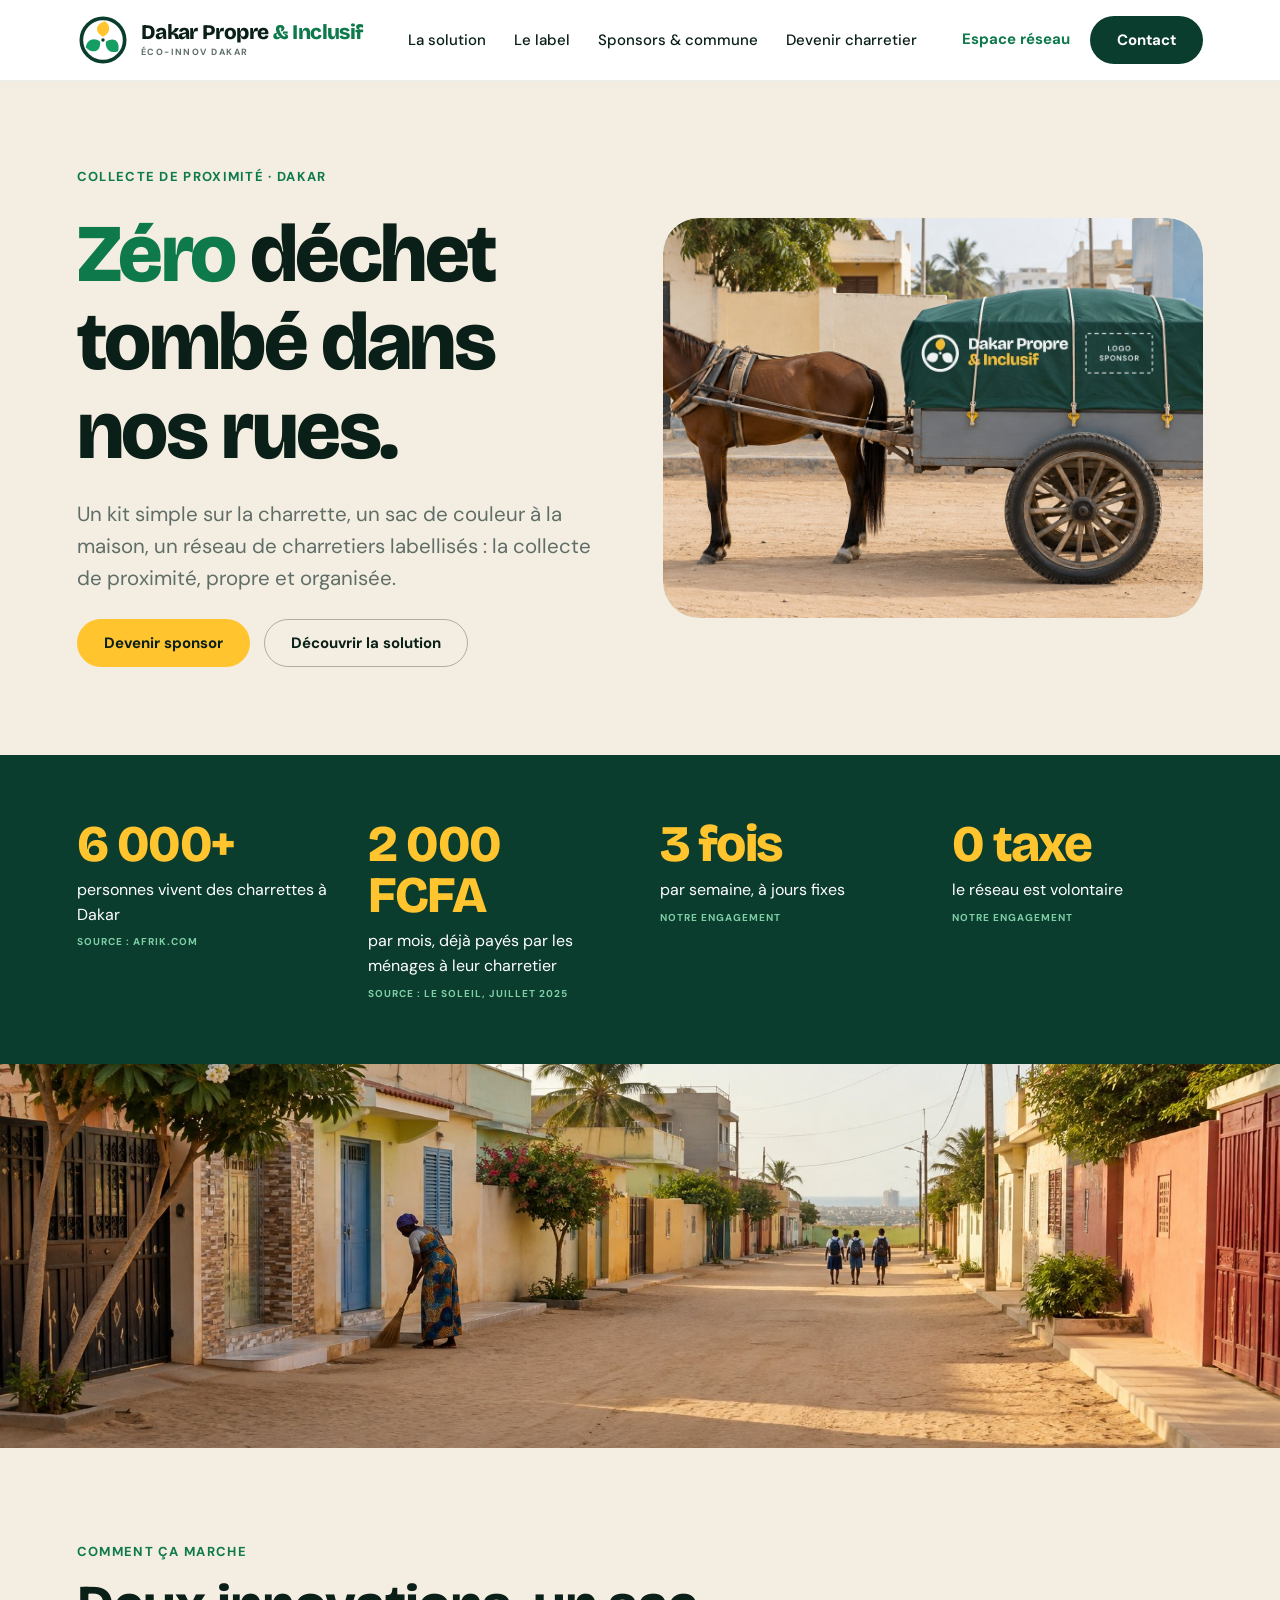
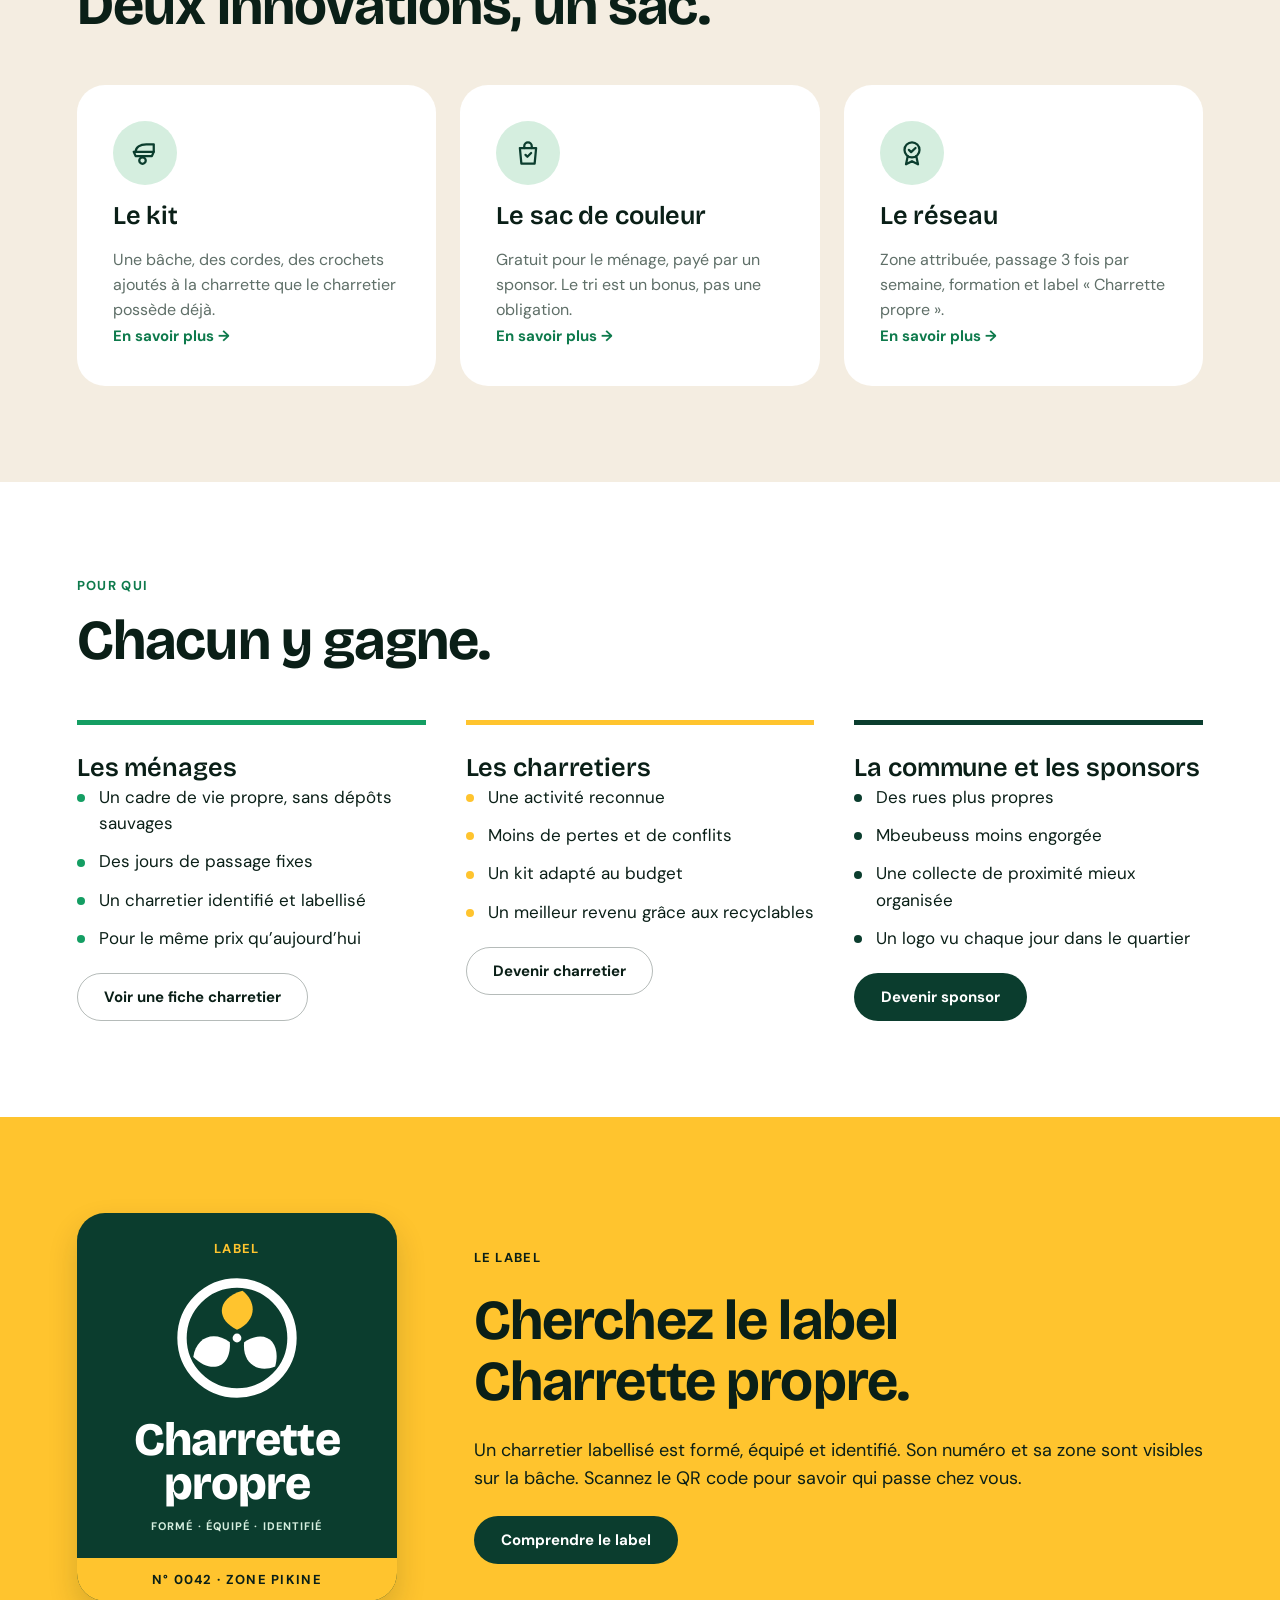
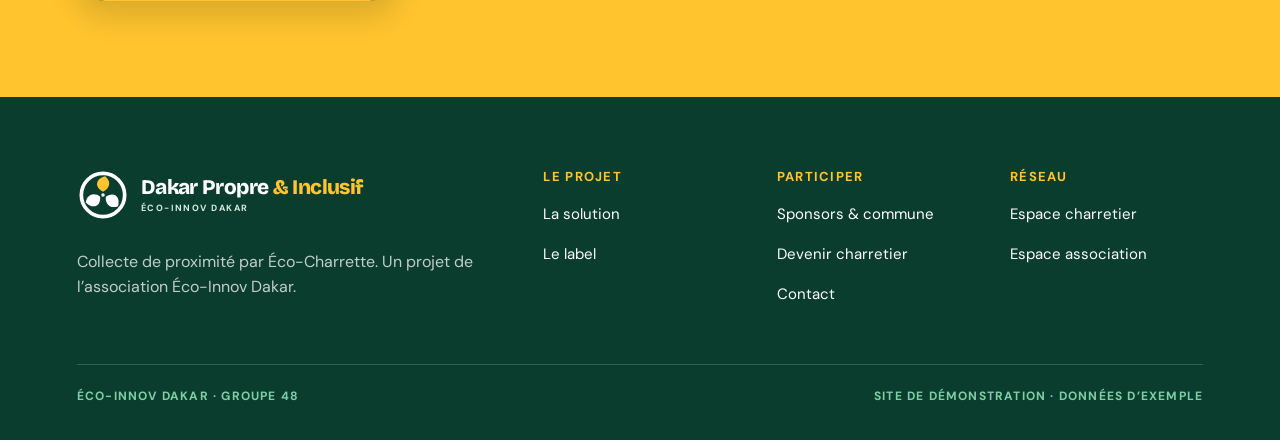
<file: dakar-propre-site/index.html>
<!doctype html>
<html lang="fr">
<head>
<meta charset="utf-8">
<meta name="viewport" content="width=device-width, initial-scale=1">
<title>Zéro déchet tombé dans nos rues · Dakar Propre &amp; Inclusif</title>
<meta name="description" content="Un kit sur la charrette, un sac de couleur à la maison, un réseau de charretiers labellisés : la collecte de proximité propre et organisée à Dakar.">
<link rel="icon" href="assets/img/favicon.svg">
<link rel="preconnect" href="https://fonts.googleapis.com"><link rel="preconnect" href="https://fonts.gstatic.com" crossorigin>
<link href="https://fonts.googleapis.com/css2?family=Bricolage+Grotesque:wght@600;700;800&family=DM+Sans:wght@400;500;700&display=swap" rel="stylesheet">
<link rel="stylesheet" href="assets/css/style.css">
</head>
<body data-gabarit="site" data-page="accueil">
<main>
  <section class="section hero">
    <div class="duo" style="--droite:540px">
      <div class="pile">
        <p class="surtitre">Collecte de proximité · Dakar</p>
        <h1><span class="accent">Zéro</span> déchet tombé dans nos rues.</h1>
        <p class="chapo">Un kit simple sur la charrette, un sac de couleur à la maison, un réseau de charretiers labellisés : la collecte de proximité, propre et organisée.</p>
        <div class="rangee"><a class="bouton bouton--primaire" href="sponsors.html">Devenir sponsor</a><a class="bouton bouton--contour" href="solution.html">Découvrir la solution</a></div>
      </div>
      <div class="cadre-photo"><img class="photo" src="assets/img/charrette-logo.jpg" alt="Charrette de collecte couverte d’une bâche verte au logo Dakar Propre &amp; Inclusif" data-secours="assets/img/illustration-charrette.svg"></div>
    </div>
  </section>

  <section class="section section--foret section--serree" aria-label="Chiffres clés">
    <div class="chiffres">
      <div><b>6 000+</b><p>personnes vivent des charrettes à Dakar</p><small>Source : Afrik.com</small></div>
      <div><b>2 000 FCFA</b><p>par mois, déjà payés par les ménages à leur charretier</p><small>Source : Le Soleil, juillet 2025</small></div>
      <div><b>3 fois</b><p>par semaine, à jours fixes</p><small>Notre engagement</small></div>
      <div><b>0 taxe</b><p>le réseau est volontaire</p><small>Notre engagement</small></div>
    </div>
  </section>

  <div class="bande-photo" data-bloc-photo><img src="assets/img/rue-propre.jpg" alt="Une rue propre d’un quartier de Dakar" data-secours="retirer"></div>

  <section class="section">
    <div class="pile" style="--pile:48px">
      <div class="pile" style="--pile:16px"><p class="surtitre">Comment ça marche</p><h2>Deux innovations, un sac.</h2></div>
      <div class="grille" style="--col:280px">
      <article class="carte pile " style="--pile:16px"><span class="pastille"><i data-ic="charrette"></i></span><h3>Le kit</h3><p>Une bâche, des cordes, des crochets ajoutés à la charrette que le charretier possède déjà.</p><a class="lien" href="solution.html">En savoir plus →</a></article>
      <article class="carte pile " style="--pile:16px"><span class="pastille"><i data-ic="sac"></i></span><h3>Le sac de couleur</h3><p>Gratuit pour le ménage, payé par un sponsor. Le tri est un bonus, pas une obligation.</p><a class="lien" href="solution.html">En savoir plus →</a></article>
      <article class="carte pile " style="--pile:16px"><span class="pastille"><i data-ic="label"></i></span><h3>Le réseau</h3><p>Zone attribuée, passage 3 fois par semaine, formation et label « Charrette propre ».</p><a class="lien" href="label.html">En savoir plus →</a></article>
      </div>
    </div>
  </section>

  <section class="section section--blanc">
    <div class="pile" style="--pile:48px">
      <div class="pile" style="--pile:16px"><p class="surtitre">Pour qui</p><h2>Chacun y gagne.</h2></div>
      <div class="grille" style="--col:280px; gap:40px">
        <div class="colonne-trait pile" style="--trait:var(--emeraude); --pile:22px"><h3>Les ménages</h3><ul class="puces" style="--puce:var(--emeraude)"><li>Un cadre de vie propre, sans dépôts sauvages</li><li>Des jours de passage fixes</li><li>Un charretier identifié et labellisé</li><li>Pour le même prix qu’aujourd’hui</li></ul><a class="bouton bouton--contour" href="fiche.html?id=0042">Voir une fiche charretier</a></div>
        <div class="colonne-trait pile" style="--trait:var(--soleil); --pile:22px"><h3>Les charretiers</h3><ul class="puces"><li>Une activité reconnue</li><li>Moins de pertes et de conflits</li><li>Un kit adapté au budget</li><li>Un meilleur revenu grâce aux recyclables</li></ul><a class="bouton bouton--contour" href="charretier.html">Devenir charretier</a></div>
        <div class="colonne-trait pile" style="--pile:22px"><h3>La commune et les sponsors</h3><ul class="puces" style="--puce:var(--foret)"><li>Des rues plus propres</li><li>Mbeubeuss moins engorgée</li><li>Une collecte de proximité mieux organisée</li><li>Un logo vu chaque jour dans le quartier</li></ul><a class="bouton bouton--sombre" href="sponsors.html">Devenir sponsor</a></div>
      </div>
    </div>
  </section>

  <section class="section section--soleil">
    <div class="duo" style="grid-template-columns:auto; --droite:1fr">
      <div class="rangee" style="gap:clamp(28px,6vw,80px); flex-wrap:wrap">
      <div class="plaque" role="img" aria-label="Label Charrette propre, numéro 0042, zone Pikine">
        <div class="plaque__haut"><span class="surtitre">Label</span><i data-symbole="blanc"></i><span class="plaque__nom">Charrette<br>propre</span><small>Formé · Équipé · Identifié</small></div>
        <div class="plaque__numero">N° 0042 · Zone Pikine</div>
      </div>
      <div class="pile" style="flex:1; min-width:260px">
        <p class="surtitre">Le label</p>
        <h2>Cherchez le label Charrette propre.</h2>
        <p>Un charretier labellisé est formé, équipé et identifié. Son numéro et sa zone sont visibles sur la bâche. Scannez le QR code pour savoir qui passe chez vous.</p>
        <a class="bouton bouton--sombre" href="label.html">Comprendre le label</a>
      </div>
      </div>
    </div>
  </section>
</main>
<script src="assets/js/data.js"></script>
<script src="assets/js/site.js"></script>
</body>
</html>
</file>
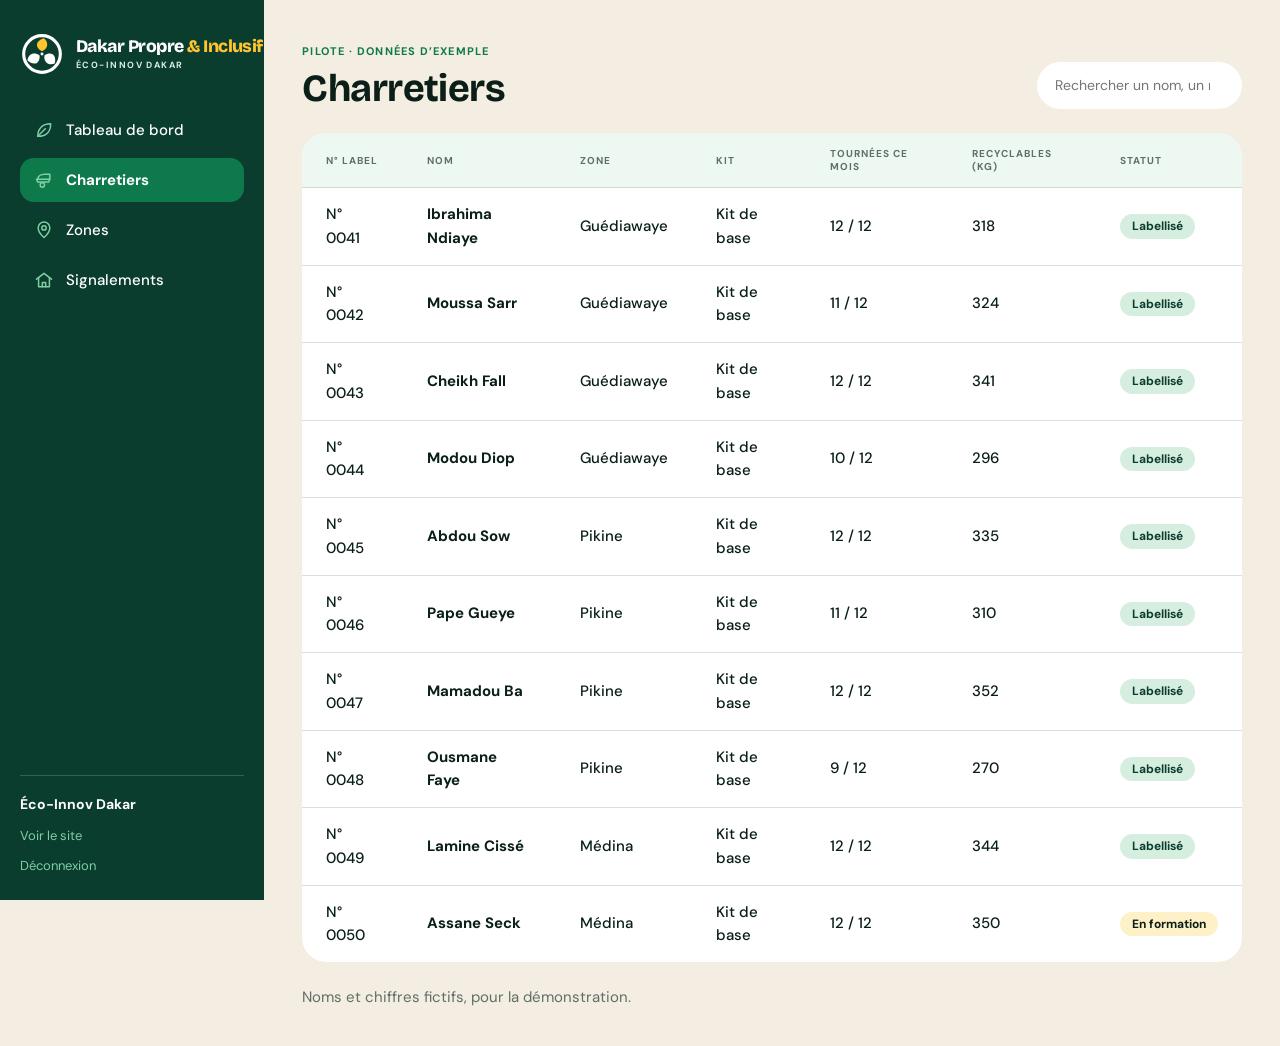
<file: dakar-propre-site/asso-charretiers.html>
<!doctype html>
<html lang="fr">
<head>
<meta charset="utf-8">
<meta name="viewport" content="width=device-width, initial-scale=1">
<title>Charretiers · Espace association · Dakar Propre &amp; Inclusif</title>
<meta name="description" content="Espace de l’association Éco-Innov Dakar.">
<link rel="icon" href="assets/img/favicon.svg">
<link rel="preconnect" href="https://fonts.googleapis.com"><link rel="preconnect" href="https://fonts.gstatic.com" crossorigin>
<link href="https://fonts.googleapis.com/css2?family=Bricolage+Grotesque:wght@600;700;800&family=DM+Sans:wght@400;500;700&display=swap" rel="stylesheet">
<link rel="stylesheet" href="assets/css/style.css">
</head>
<body data-gabarit="asso" data-page="charretiers">
<div class="asso">
  <main class="asso__page">
    <div class="asso__titre"><div><span class="surtitre">Pilote · données d’exemple</span><h1>Charretiers</h1></div><div class="rangee"><input class="recherche" type="search" id="recherche" placeholder="Rechercher un nom, un numéro…" aria-label="Rechercher un charretier"></div></div>

    <div class="defile"><table class="tableau"><thead><tr><th>N° label</th><th>Nom</th><th class="masque-mobile">Zone</th><th class="masque-tablette">Kit</th><th class="masque-tablette">Tournées ce mois</th><th class="masque-tablette">Recyclables (kg)</th><th>Statut</th></tr></thead><tbody id="liste"></tbody></table></div>
    <p class="note">Noms et chiffres fictifs, pour la démonstration.</p>
  </main>
</div>
<script src="assets/js/data.js"></script>
<script src="assets/js/site.js"></script>
<script src="assets/js/asso.js"></script>
</body>
</html>
</file>
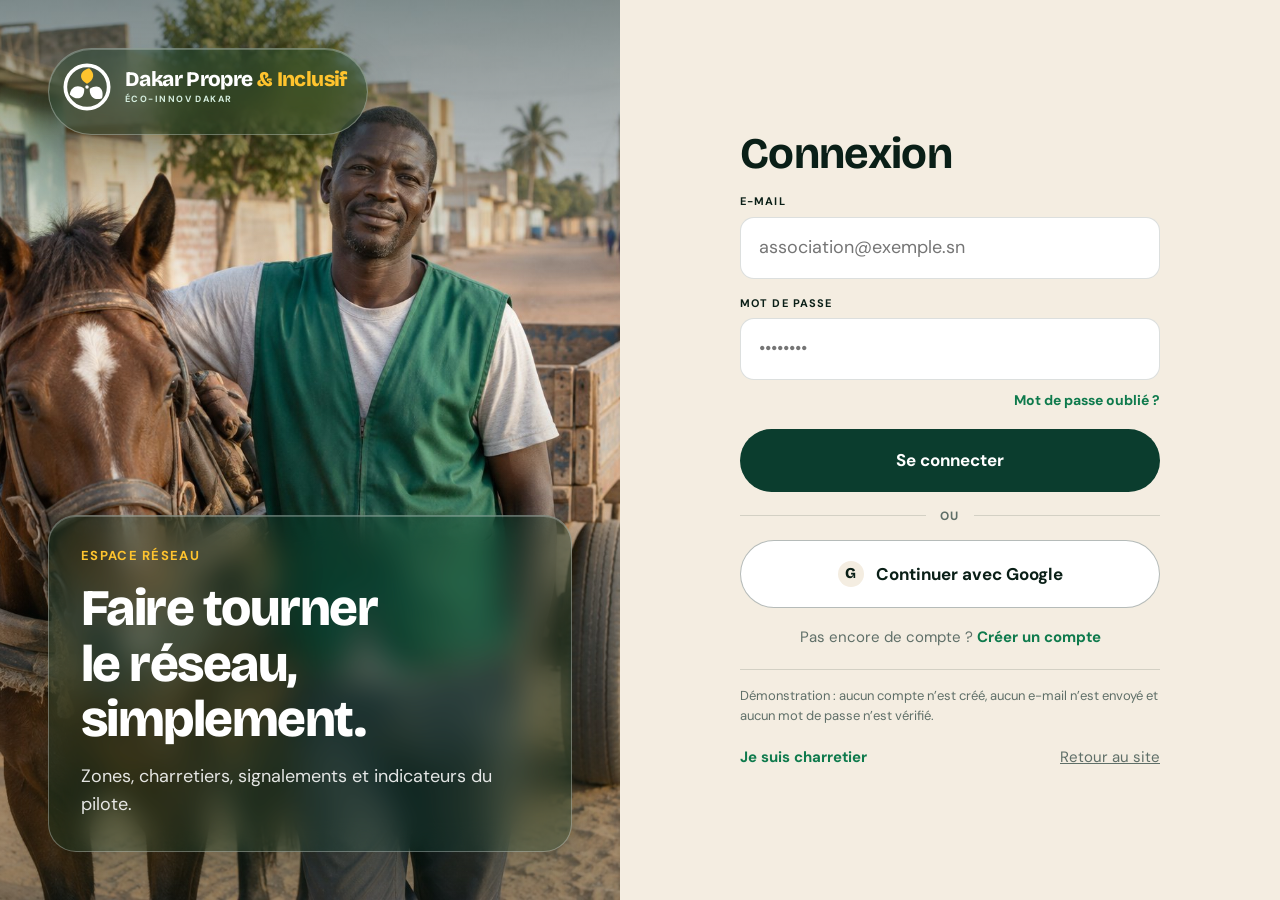
<file: dakar-propre-site/asso-connexion.html>
<!doctype html>
<html lang="fr">
<head>
<meta charset="utf-8">
<meta name="viewport" content="width=device-width, initial-scale=1">
<title>Espace association · Dakar Propre &amp; Inclusif</title>
<meta name="description" content="Connexion à l’espace de l’association Éco-Innov Dakar.">
<link rel="icon" href="assets/img/favicon.svg">
<link rel="preconnect" href="https://fonts.googleapis.com"><link rel="preconnect" href="https://fonts.gstatic.com" crossorigin>
<link href="https://fonts.googleapis.com/css2?family=Bricolage+Grotesque:wght@600;700;800&family=DM+Sans:wght@400;500;700&display=swap" rel="stylesheet">
<link rel="stylesheet" href="assets/css/style.css">
</head>
<body data-gabarit="asso-connexion" data-page="asso-connexion">
<main class="connexion">
  <div class="connexion__panneau sombre">
    <div class="verre verre--logo"><span data-logo="blanc"></span></div>
    <div class="verre pile" style="--pile:16px"><p class="surtitre">Espace réseau</p><h1>Faire tourner le réseau, simplement.</h1><p>Zones, charretiers, signalements et indicateurs du pilote.</p></div>
  </div>
  <div class="connexion__form">
    <div class="auth">
      <!-- Vue 1 : se connecter -->
      <form class="auth__vue" id="vue-connexion" novalidate>
        <h1>Connexion</h1>
        <label class="champ"><span>E-mail</span><input type="email" name="email" autocomplete="username" placeholder="association@exemple.sn" required></label>
        <label class="champ"><span>Mot de passe</span><input type="password" name="mdp" autocomplete="current-password" placeholder="••••••••" required></label>
        <button class="lien auth__lien auth__droite" type="button" data-vue="vue-oubli">Mot de passe oublié ?</button>
        <button class="bouton bouton--sombre bouton--large" type="submit">Se connecter</button>
        <p class="auth__ou"><span>ou</span></p>
        <button class="bouton bouton--contour bouton--large auth__google" type="button" data-google><span class="auth__g" aria-hidden="true">G</span> Continuer avec Google</button>
        <p class="auth__bascule">Pas encore de compte ? <button class="lien auth__lien" type="button" data-vue="vue-creation">Créer un compte</button></p>
      </form>

      <!-- Vue 2 : créer un compte -->
      <form class="auth__vue cache" id="vue-creation" novalidate>
        <h1>Créer un compte</h1>
        <label class="champ"><span>Nom complet</span><input name="nom" autocomplete="name" placeholder="Votre nom" required></label>
        <label class="champ"><span>E-mail</span><input type="email" name="email" autocomplete="email" placeholder="vous@exemple.sn" required></label>
        <label class="champ"><span>Mot de passe</span><input type="password" name="mdp" autocomplete="new-password" placeholder="8 caractères minimum" minlength="8" required></label>
        <label class="champ"><span>Confirmer le mot de passe</span><input type="password" name="mdp2" autocomplete="new-password" placeholder="Le même mot de passe" required></label>
        <p class="auth__erreur cache" role="alert"></p>
        <button class="bouton bouton--sombre bouton--large" type="submit">Créer mon compte</button>
        <p class="auth__ou"><span>ou</span></p>
        <button class="bouton bouton--contour bouton--large auth__google" type="button" data-google><span class="auth__g" aria-hidden="true">G</span> S’inscrire avec Google</button>
        <p class="auth__bascule">Déjà un compte ? <button class="lien auth__lien" type="button" data-vue="vue-connexion">Se connecter</button></p>
      </form>

      <!-- Vue 3 : mot de passe oublié -->
      <form class="auth__vue cache" id="vue-oubli" novalidate>
        <button class="lien auth__lien" type="button" data-vue="vue-connexion">← Retour à la connexion</button>
        <h1>Mot de passe oublié</h1>
        <p class="note">Indiquez votre e-mail : vous recevrez un lien pour choisir un nouveau mot de passe.</p>
        <label class="champ"><span>E-mail</span><input type="email" name="email" autocomplete="email" placeholder="association@exemple.sn" required></label>
        <p class="auth__erreur cache" role="alert"></p>
        <button class="bouton bouton--sombre bouton--large" type="submit">Envoyer le lien</button>
      </form>

      <!-- Vue 4 : confirmation (compte créé ou lien envoyé) -->
      <div class="auth__vue auth__ok cache" id="vue-ok" role="status" tabindex="-1">
        <span class="pastille" style="background:var(--soleil); color:var(--encre); width:80px; height:80px"><i data-ic="check"></i></span>
        <h1 id="ok-titre">C’est fait.</h1>
        <p class="note" id="ok-texte"></p>
        <a class="bouton bouton--sombre bouton--large cache" id="ok-entrer" href="asso-tableau.html">Ouvrir le tableau de bord</a>
        <button class="bouton bouton--contour bouton--large" type="button" data-vue="vue-connexion">Retour à la connexion</button>
      </div>

      <p class="note auth__demo">Démonstration : aucun compte n’est créé, aucun e-mail n’est envoyé et aucun mot de passe n’est vérifié.</p>
      <div class="rangee entre"><a class="lien" href="espace-charretier.html">Je suis charretier</a><a class="note" href="index.html">Retour au site</a></div>
    </div>
  </div>
</main>
<script src="assets/js/data.js"></script>
<script src="assets/js/site.js"></script>
<script src="assets/js/connexion.js"></script>
</body>
</html>
</file>
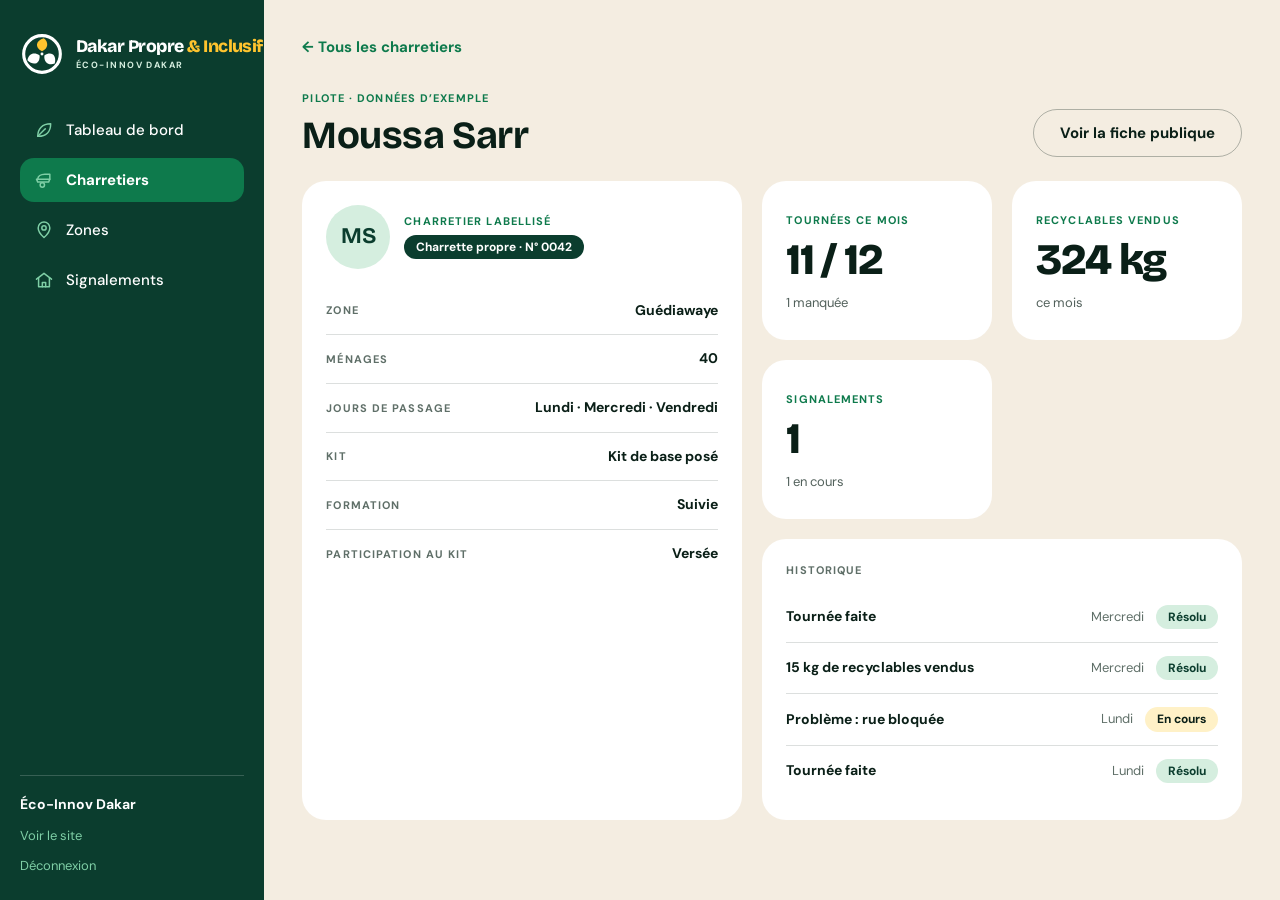
<file: dakar-propre-site/asso-fiche.html>
<!doctype html>
<html lang="fr">
<head>
<meta charset="utf-8">
<meta name="viewport" content="width=device-width, initial-scale=1">
<title>Fiche charretier · Espace association · Dakar Propre &amp; Inclusif</title>
<meta name="description" content="Espace de l’association Éco-Innov Dakar.">
<link rel="icon" href="assets/img/favicon.svg">
<link rel="preconnect" href="https://fonts.googleapis.com"><link rel="preconnect" href="https://fonts.gstatic.com" crossorigin>
<link href="https://fonts.googleapis.com/css2?family=Bricolage+Grotesque:wght@600;700;800&family=DM+Sans:wght@400;500;700&display=swap" rel="stylesheet">
<link rel="stylesheet" href="assets/css/style.css">
</head>
<body data-gabarit="asso" data-page="fiche">
<div class="asso">
  <main class="asso__page">
    <div class="asso__titre"><div><span class="surtitre">Pilote · données d’exemple</span><h1>Fiche charretier</h1></div><div class="rangee"><a class="bouton bouton--contour" id="publique" href="fiche.html">Voir la fiche publique</a></div></div>

    <a class="lien" href="asso-charretiers.html" style="order:-1">← Tous les charretiers</a>
    <div class="deux-col deux-col--gauche">
      <section class="panneau"><div class="rangee" style="padding-bottom:18px"><div class="avatar" id="initiales" style="width:64px;height:64px;font-size:1.4rem"></div><div class="pile" style="--pile:6px; display:grid; justify-items:start"><span class="surtitre" id="statut"></span><span class="etiquette etiquette--foret" id="bandeau"></span></div></div><dl class="lignes" id="infos" style="margin:0"></dl></section>
      <div class="pile" style="--pile:20px"><div class="kpis" id="kpis"></div><section class="panneau"><span class="surtitre">Historique</span><div class="lignes" id="historique"></div></section></div>
    </div>
  </main>
</div>
<script src="assets/js/data.js"></script>
<script src="assets/js/site.js"></script>
<script src="assets/js/asso.js"></script>
</body>
</html>
</file>
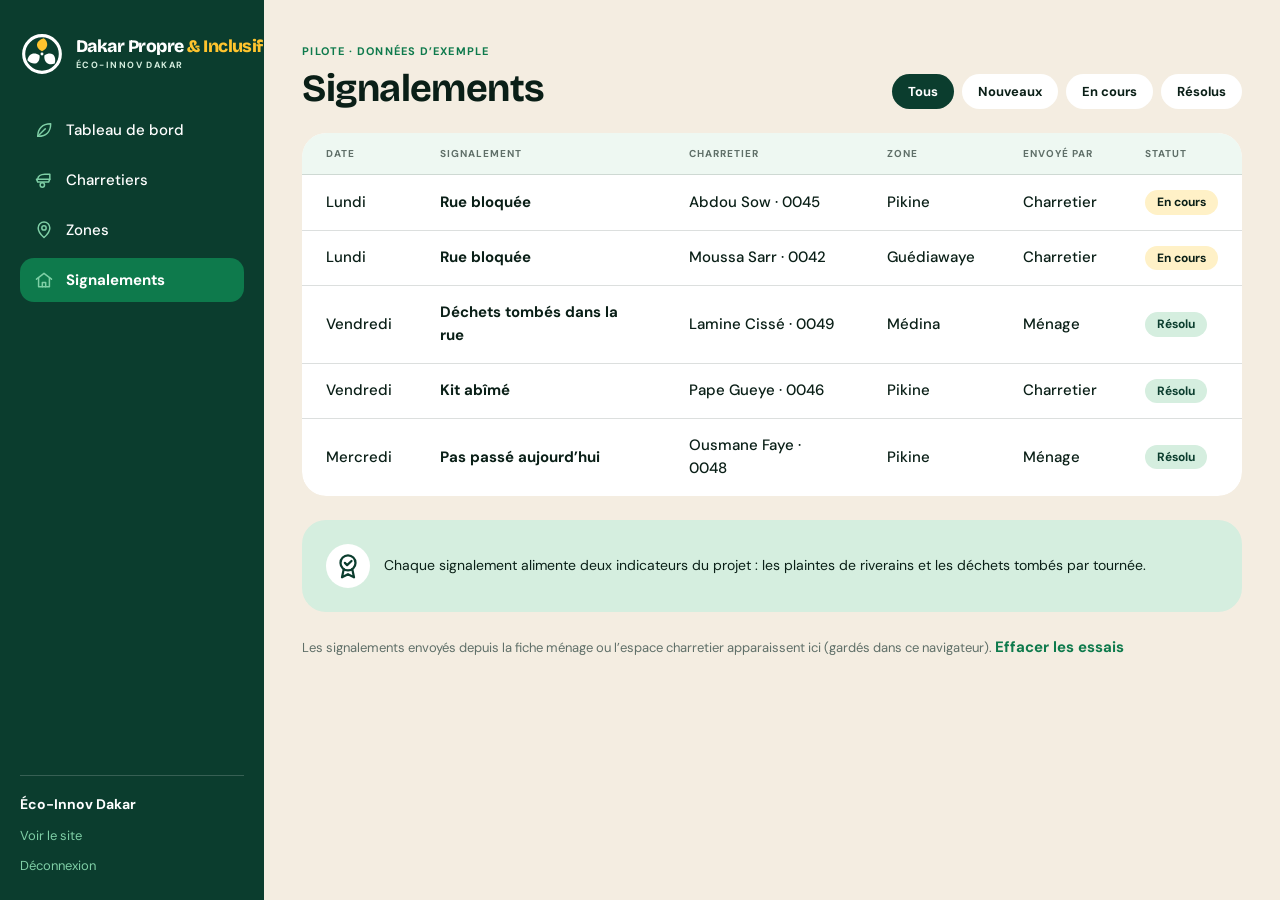
<file: dakar-propre-site/asso-signalements.html>
<!doctype html>
<html lang="fr">
<head>
<meta charset="utf-8">
<meta name="viewport" content="width=device-width, initial-scale=1">
<title>Signalements · Espace association · Dakar Propre &amp; Inclusif</title>
<meta name="description" content="Espace de l’association Éco-Innov Dakar.">
<link rel="icon" href="assets/img/favicon.svg">
<link rel="preconnect" href="https://fonts.googleapis.com"><link rel="preconnect" href="https://fonts.gstatic.com" crossorigin>
<link href="https://fonts.googleapis.com/css2?family=Bricolage+Grotesque:wght@600;700;800&family=DM+Sans:wght@400;500;700&display=swap" rel="stylesheet">
<link rel="stylesheet" href="assets/css/style.css">
</head>
<body data-gabarit="asso" data-page="signalements">
<div class="asso">
  <main class="asso__page">
    <div class="asso__titre"><div><span class="surtitre">Pilote · données d’exemple</span><h1>Signalements</h1></div><div class="rangee"><div class="filtres" id="filtres"><button type="button" aria-pressed="true" data-filtre="">Tous</button><button type="button" aria-pressed="false" data-filtre="Nouveau">Nouveaux</button><button type="button" aria-pressed="false" data-filtre="En cours">En cours</button><button type="button" aria-pressed="false" data-filtre="Résolu">Résolus</button></div></div></div>

    <div class="defile"><table class="tableau"><thead><tr><th class="masque-mobile">Date</th><th>Signalement</th><th>Charretier</th><th class="masque-tablette">Zone</th><th class="masque-tablette">Envoyé par</th><th>Statut</th></tr></thead><tbody id="liste"></tbody></table></div>
    <div class="panneau rangee" style="background:var(--vert-100); flex-wrap:nowrap"><span class="pastille pastille--blanc" style="width:44px;height:44px"><i data-ic="label"></i></span><p style="font-size:14px">Chaque signalement alimente deux indicateurs du projet : les plaintes de riverains et les déchets tombés par tournée.</p></div>
    <p class="note" style="font-size:13px">Les signalements envoyés depuis la fiche ménage ou l’espace charretier apparaissent ici (gardés dans ce navigateur). <button type="button" id="vider" class="lien" style="background:none;border:0;cursor:pointer;padding:0">Effacer les essais</button></p>
  </main>
</div>
<script src="assets/js/data.js"></script>
<script src="assets/js/site.js"></script>
<script src="assets/js/asso.js"></script>
</body>
</html>
</file>
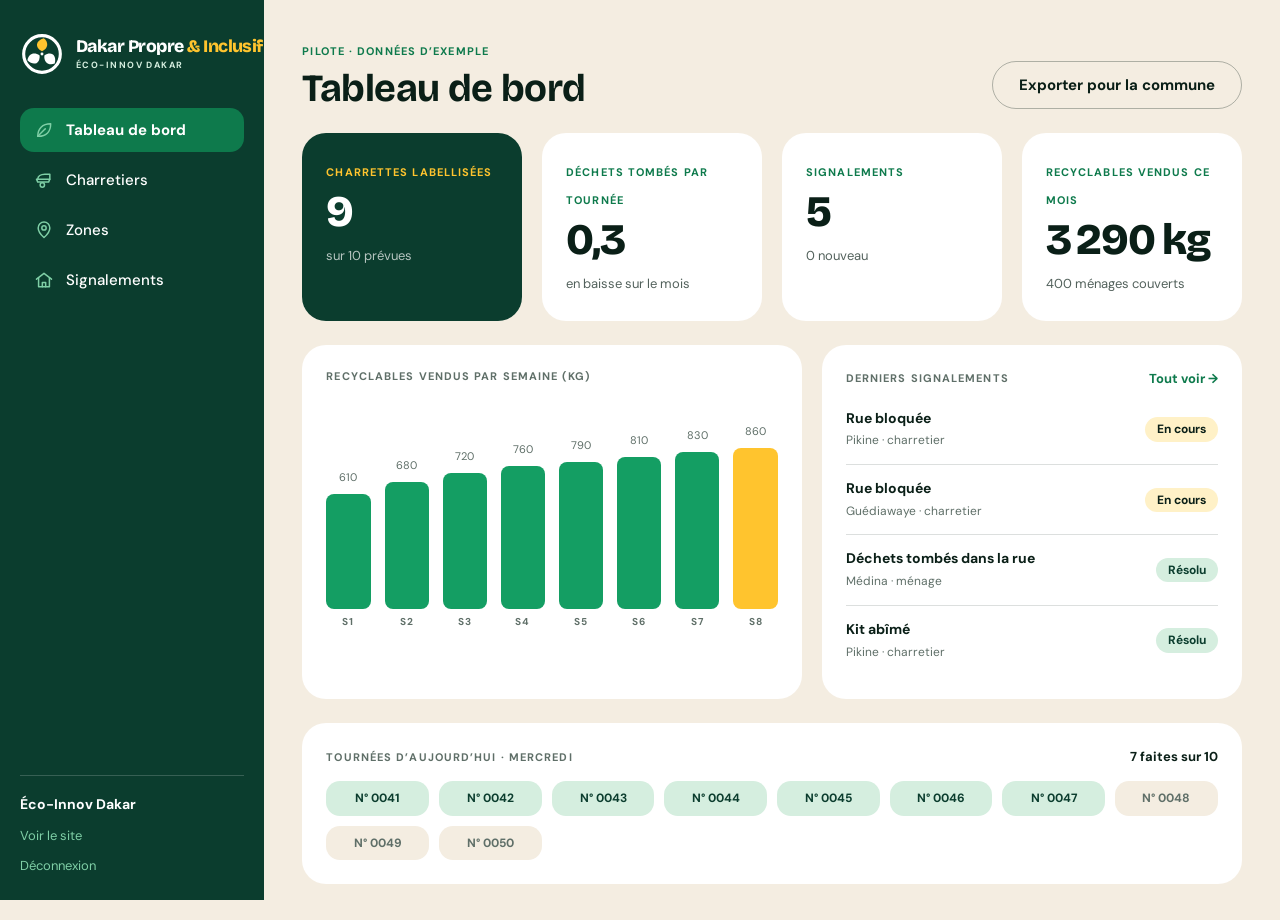
<file: dakar-propre-site/asso-tableau.html>
<!doctype html>
<html lang="fr">
<head>
<meta charset="utf-8">
<meta name="viewport" content="width=device-width, initial-scale=1">
<title>Tableau de bord · Espace association · Dakar Propre &amp; Inclusif</title>
<meta name="description" content="Espace de l’association Éco-Innov Dakar.">
<link rel="icon" href="assets/img/favicon.svg">
<link rel="preconnect" href="https://fonts.googleapis.com"><link rel="preconnect" href="https://fonts.gstatic.com" crossorigin>
<link href="https://fonts.googleapis.com/css2?family=Bricolage+Grotesque:wght@600;700;800&family=DM+Sans:wght@400;500;700&display=swap" rel="stylesheet">
<link rel="stylesheet" href="assets/css/style.css">
</head>
<body data-gabarit="asso" data-page="tableau">
<div class="asso">
  <main class="asso__page">
    <div class="asso__titre"><div><span class="surtitre">Pilote · données d’exemple</span><h1>Tableau de bord</h1></div><div class="rangee"><button class="bouton bouton--contour" type="button" id="exporter">Exporter pour la commune</button></div></div>

    <div class="kpis" id="kpis"></div>
    <div class="deux-col">
      <section class="panneau"><span class="surtitre">Recyclables vendus par semaine (kg)</span><div class="barres" id="barres"></div></section>
      <section class="panneau"><div class="rangee entre" style="margin-bottom:6px"><span class="surtitre" style="color:var(--gris)">Derniers signalements</span><a class="lien" style="font-size:13px" href="asso-signalements.html">Tout voir →</a></div><div class="lignes" id="derniers"></div></section>
    </div>
    <section class="panneau"><div class="rangee entre" style="margin-bottom:14px"><span class="surtitre" style="color:var(--gris)">Tournées d’aujourd’hui · mercredi</span><b style="font-size:13px" id="faites"></b></div><div class="tournees" id="tournees"></div></section>
  </main>
</div>
<script src="assets/js/data.js"></script>
<script src="assets/js/site.js"></script>
<script src="assets/js/asso.js"></script>
</body>
</html>
</file>
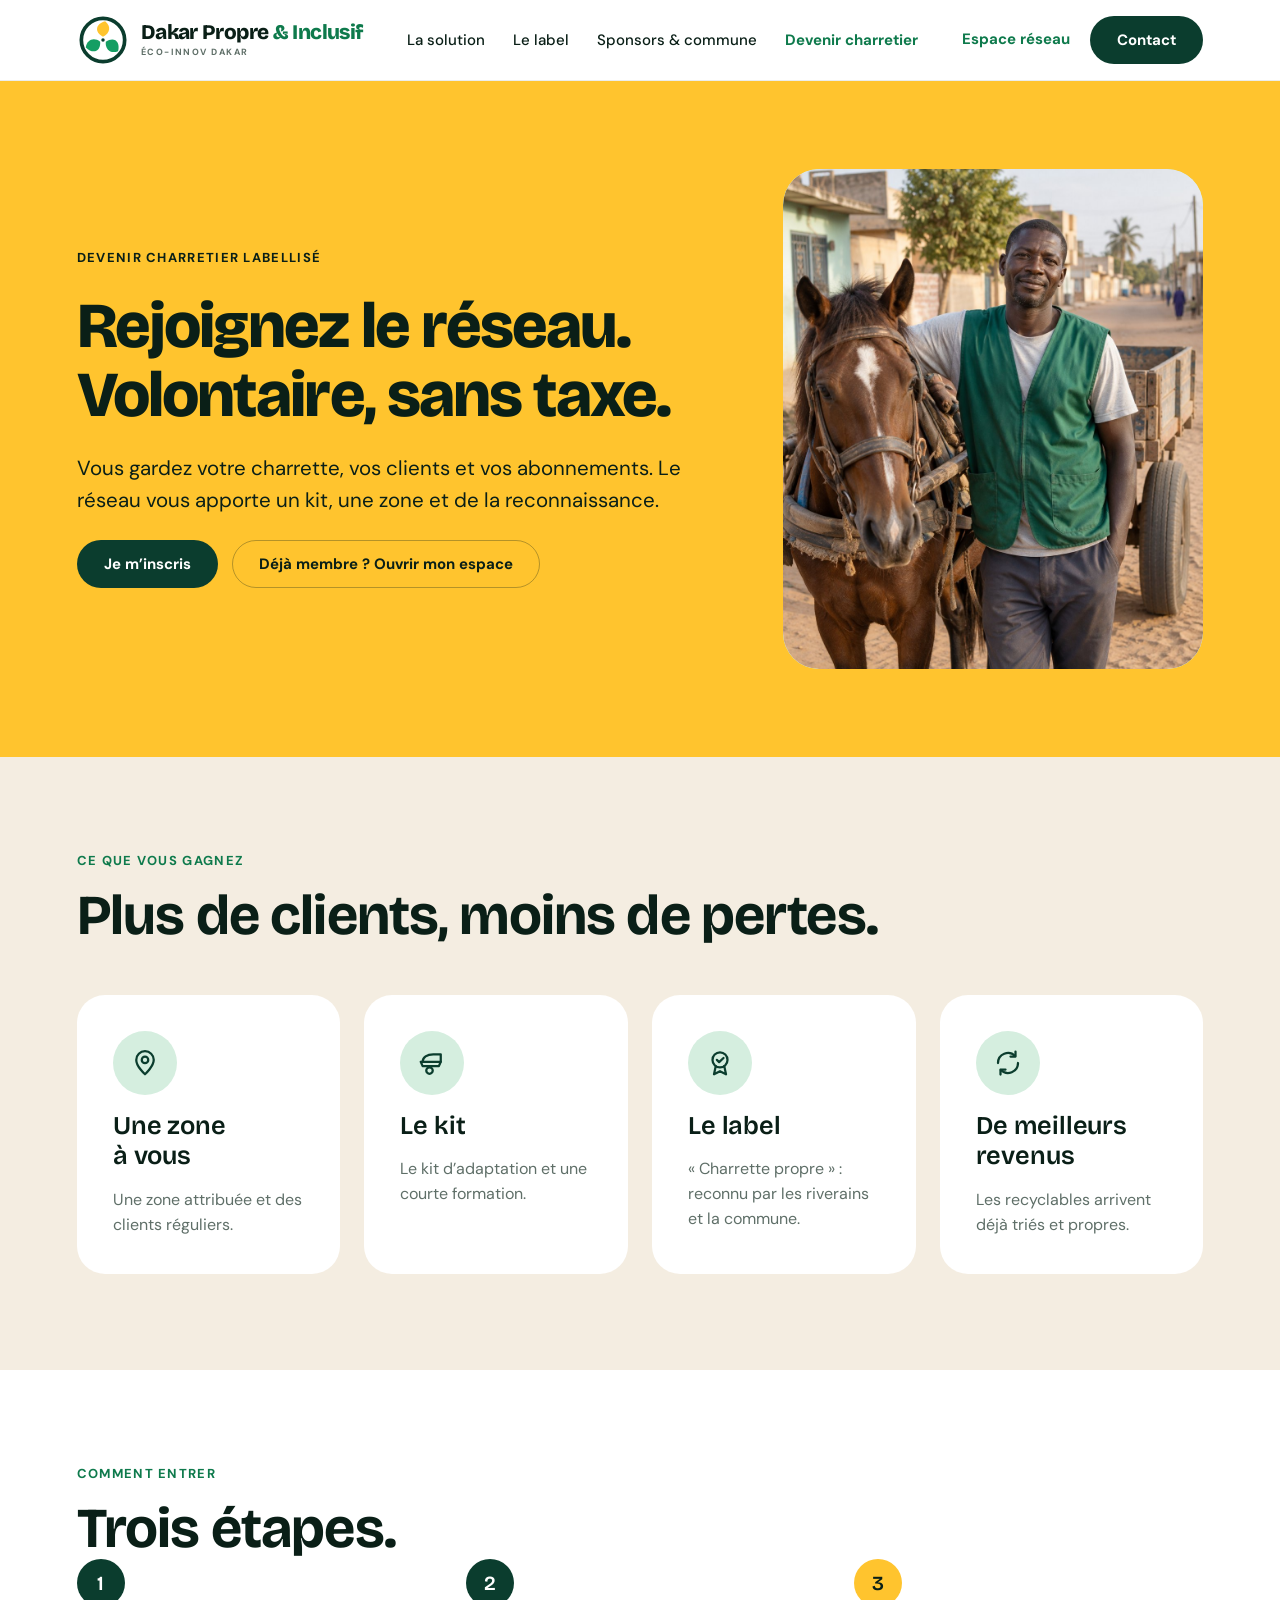
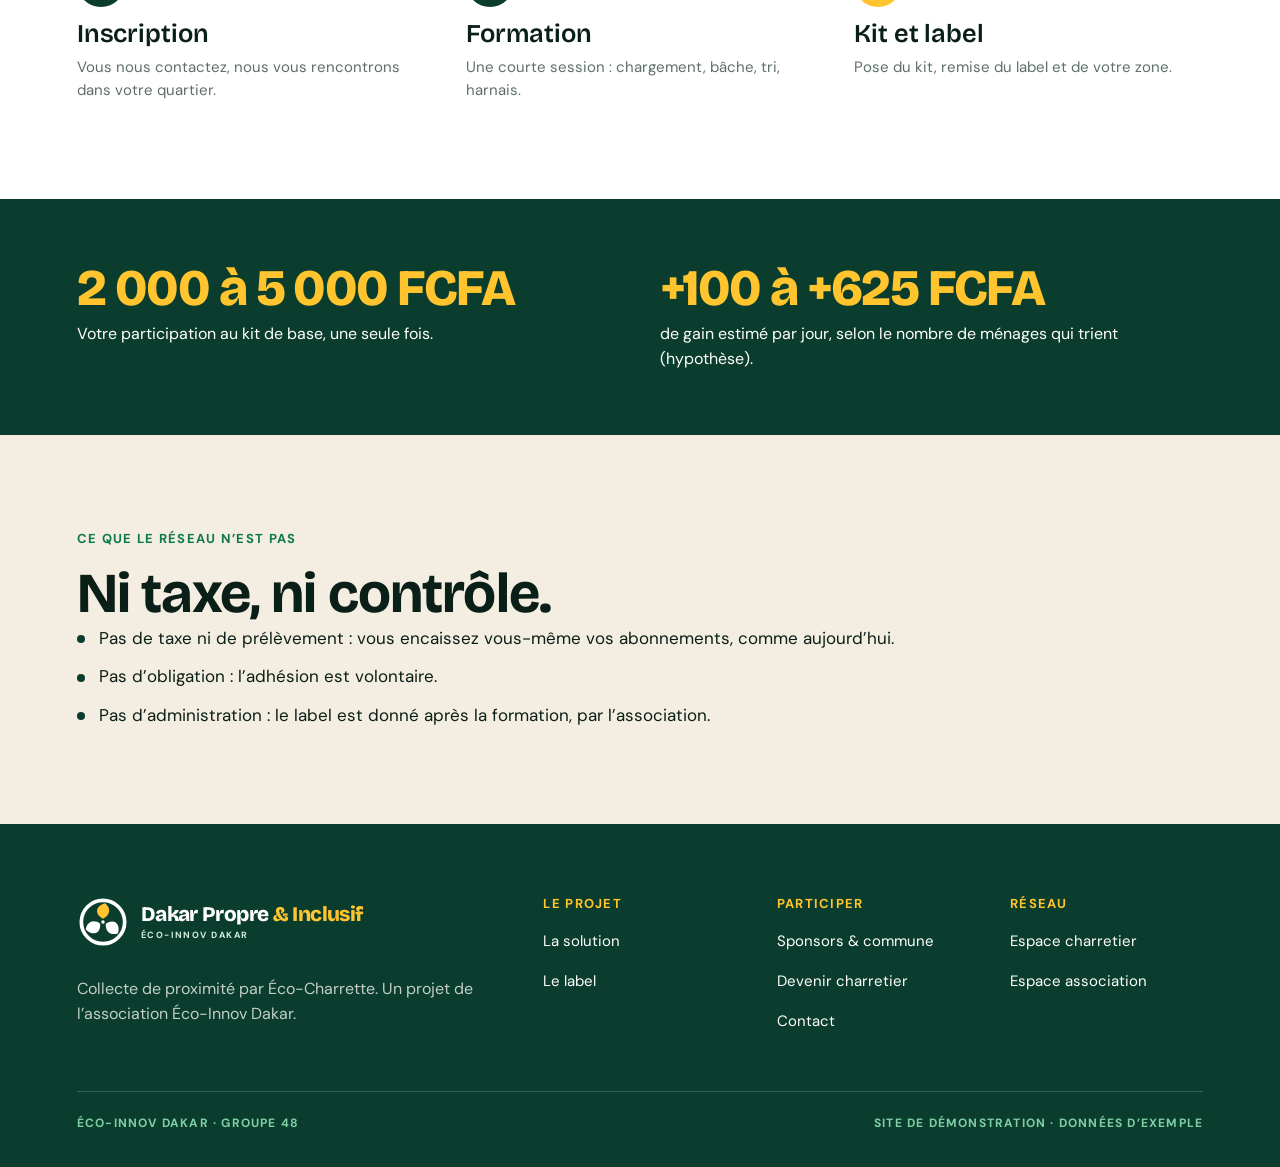
<file: dakar-propre-site/charretier.html>
<!doctype html>
<html lang="fr">
<head>
<meta charset="utf-8">
<meta name="viewport" content="width=device-width, initial-scale=1">
<title>Devenir charretier labellisé · Dakar Propre &amp; Inclusif</title>
<meta name="description" content="Rejoignez le réseau : volontaire, sans taxe. Un kit, une zone, un label et de meilleurs revenus.">
<link rel="icon" href="assets/img/favicon.svg">
<link rel="preconnect" href="https://fonts.googleapis.com"><link rel="preconnect" href="https://fonts.gstatic.com" crossorigin>
<link href="https://fonts.googleapis.com/css2?family=Bricolage+Grotesque:wght@600;700;800&family=DM+Sans:wght@400;500;700&display=swap" rel="stylesheet">
<link rel="stylesheet" href="assets/css/style.css">
</head>
<body data-gabarit="site" data-page="charretier">
<main>
  <section class="section section--soleil hero">
    <div class="duo" style="--droite:420px">
      <div class="pile"><p class="surtitre">Devenir charretier labellisé</p><h1 style="font-size:clamp(2.3rem,5vw,4.25rem); max-width:15ch">Rejoignez le réseau. Volontaire, sans taxe.</h1><p class="chapo">Vous gardez votre charrette, vos clients et vos abonnements. Le réseau vous apporte un kit, une zone et de la reconnaissance.</p><div class="rangee"><a class="bouton bouton--sombre" href="contact.html">Je m’inscris</a><a class="bouton bouton--contour" href="espace-charretier.html">Déjà membre ? Ouvrir mon espace</a></div></div>
      <div class="cadre-photo" style="--ratio:21/25"><img class="photo" src="assets/img/charretier.jpg" alt="Un charretier à côté de son cheval et de sa charrette" data-secours="assets/img/illustration-charrette.svg"></div>
    </div>
  </section>
  <section class="section">
    <div class="pile" style="--pile:48px">
      <div class="pile" style="--pile:16px"><p class="surtitre">Ce que vous gagnez</p><h2>Plus de clients, moins de pertes.</h2></div>
      <div class="grille" style="--col:230px">
      <article class="carte pile " style="--pile:16px"><span class="pastille"><i data-ic="zone"></i></span><h3>Une zone à vous</h3><p>Une zone attribuée et des clients réguliers.</p></article>
      <article class="carte pile " style="--pile:16px"><span class="pastille"><i data-ic="charrette"></i></span><h3>Le kit</h3><p>Le kit d’adaptation et une courte formation.</p></article>
      <article class="carte pile " style="--pile:16px"><span class="pastille"><i data-ic="label"></i></span><h3>Le label</h3><p>« Charrette propre » : reconnu par les riverains et la commune.</p></article>
      <article class="carte pile " style="--pile:16px"><span class="pastille"><i data-ic="recyclage"></i></span><h3>De meilleurs revenus</h3><p>Les recyclables arrivent déjà triés et propres.</p></article>
      </div>
    </div>
  </section>
  <section class="section section--blanc">
    <div class="pile" style="--pile:48px">
      <div class="pile" style="--pile:16px"><p class="surtitre">Comment entrer</p><h2>Trois étapes.</h2></div>
      <ol class="etapes" style="grid-template-columns:repeat(auto-fit,minmax(min(100%,260px),1fr)); gap:40px">
        <li><h3>Inscription</h3><p>Vous nous contactez, nous vous rencontrons dans votre quartier.</p></li>
        <li><h3>Formation</h3><p>Une courte session : chargement, bâche, tri, harnais.</p></li>
        <li><h3>Kit et label</h3><p>Pose du kit, remise du label et de votre zone.</p></li>
      </ol>
    </div>
  </section>
  <section class="section section--foret section--serree">
    <div class="chiffres" style="grid-template-columns:repeat(auto-fit,minmax(min(100%,320px),1fr))">
      <div><b>2 000 à 5 000 FCFA</b><p>Votre participation au kit de base, une seule fois.</p></div>
      <div><b>+100 à +625 FCFA</b><p>de gain estimé par jour, selon le nombre de ménages qui trient (hypothèse).</p></div>
    </div>
  </section>
  <section class="section">
    <div class="pile" style="--pile:28px">
      <div class="pile" style="--pile:16px"><p class="surtitre">Ce que le réseau n’est pas</p><h2>Ni taxe, ni contrôle.</h2></div>
      <ul class="puces" style="--puce:var(--foret); max-width:820px"><li>Pas de taxe ni de prélèvement : vous encaissez vous-même vos abonnements, comme aujourd’hui.</li><li>Pas d’obligation : l’adhésion est volontaire.</li><li>Pas d’administration : le label est donné après la formation, par l’association.</li></ul>
    </div>
  </section>
</main>
<script src="assets/js/data.js"></script>
<script src="assets/js/site.js"></script>
</body>
</html>
</file>
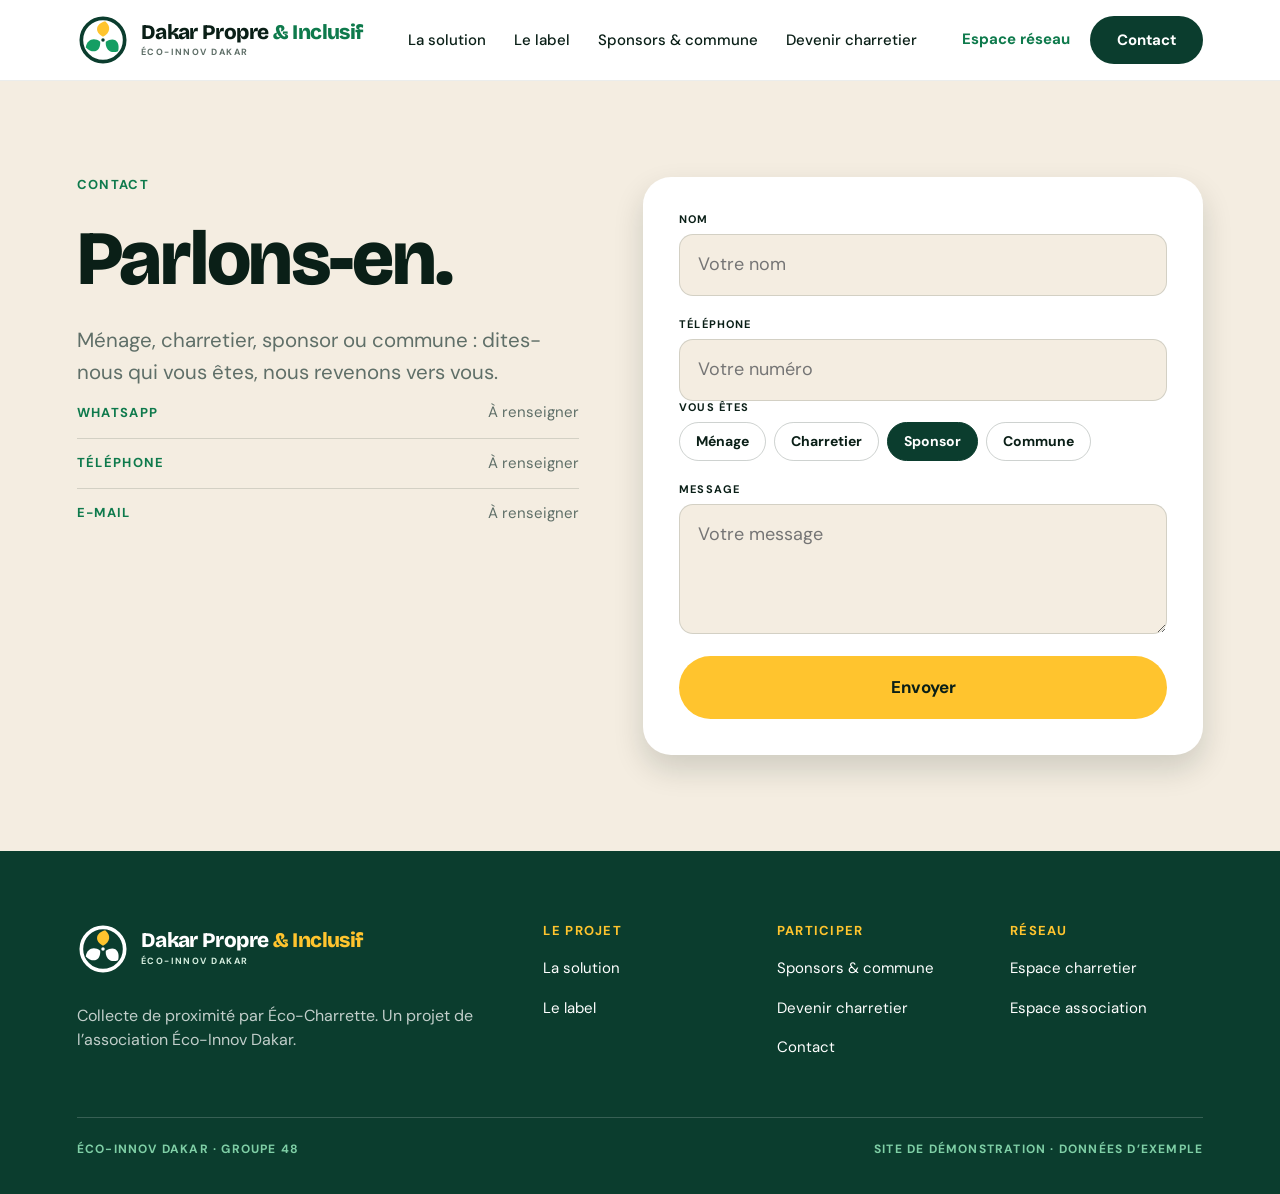
<file: dakar-propre-site/contact.html>
<!doctype html>
<html lang="fr">
<head>
<meta charset="utf-8">
<meta name="viewport" content="width=device-width, initial-scale=1">
<title>Contact · Dakar Propre &amp; Inclusif</title>
<meta name="description" content="Ménage, charretier, sponsor ou commune : écrivez à l’association Éco-Innov Dakar.">
<link rel="icon" href="assets/img/favicon.svg">
<link rel="preconnect" href="https://fonts.googleapis.com"><link rel="preconnect" href="https://fonts.gstatic.com" crossorigin>
<link href="https://fonts.googleapis.com/css2?family=Bricolage+Grotesque:wght@600;700;800&family=DM+Sans:wght@400;500;700&display=swap" rel="stylesheet">
<link rel="stylesheet" href="assets/css/style.css">
</head>
<body data-gabarit="site" data-page="contact">
<main>
  <section class="section">
    <div class="duo" style="--droite:560px; align-items:start">
      <div class="pile">
        <p class="surtitre">Contact</p>
        <h1 style="font-size:clamp(2.6rem,6vw,5.25rem)">Parlons-en.</h1>
        <p class="chapo">Ménage, charretier, sponsor ou commune : dites-nous qui vous êtes, nous revenons vers vous.</p>
        <!-- À COMPLÉTER : remplacer « À renseigner » par les vraies coordonnées de l'association. -->
        <dl class="lignes" style="margin:0">
          <div class="entre"><dt class="surtitre">WhatsApp</dt><dd class="note" style="margin:0">À renseigner</dd></div>
          <div class="entre"><dt class="surtitre">Téléphone</dt><dd class="note" style="margin:0">À renseigner</dd></div>
          <div class="entre"><dt class="surtitre">E-mail</dt><dd class="note" style="margin:0">À renseigner</dd></div>
        </dl>
      </div>
      <div>
        <form class="carte pile" id="formulaire" style="--pile:22px; box-shadow:var(--ombre)">
          <label class="champ"><span>Nom</span><input name="nom" autocomplete="name" placeholder="Votre nom" required></label>
          <label class="champ"><span>Téléphone</span><input name="tel" type="tel" autocomplete="tel" placeholder="Votre numéro" required></label>
          <fieldset class="champ" style="border:0; padding:0; margin:0"><span>Vous êtes</span>
            <div class="choix">
              <label><input type="radio" name="profil" value="Ménage"><span>Ménage</span></label>
              <label><input type="radio" name="profil" value="Charretier"><span>Charretier</span></label>
              <label><input type="radio" name="profil" value="Sponsor" checked><span>Sponsor</span></label>
              <label><input type="radio" name="profil" value="Commune"><span>Commune</span></label>
            </div>
          </fieldset>
          <label class="champ"><span>Message</span><textarea name="message" placeholder="Votre message"></textarea></label>
          <button class="bouton bouton--primaire bouton--large" type="submit">Envoyer</button>
        </form>
        <div class="carte carte--foret pile cache" id="envoye" style="text-align:center; justify-items:center; padding-block:56px; box-shadow:var(--ombre)" role="status" tabindex="-1">
          <span class="pastille" style="background:var(--soleil); color:var(--encre); width:88px; height:88px; margin-inline:auto"><i data-ic="check"></i></span>
          <h2 style="font-size:2.75rem">Message envoyé.</h2>
          <p>Merci. L’équipe Éco-Innov Dakar vous recontacte.</p>
          <a class="bouton bouton--clair" href="index.html">Retour à l’accueil</a>
        </div>
      </div>
    </div>
  </section>
</main>
<script src="assets/js/data.js"></script>
<script src="assets/js/site.js"></script>
<script>
  /* Démonstration : le formulaire n'envoie rien. À brancher sur un service d'envoi (e-mail, WhatsApp, Formspree…). */
  document.getElementById("formulaire").addEventListener("submit", function (e) {
    e.preventDefault();
    this.classList.add("cache");
    var ok = document.getElementById("envoye");
    ok.classList.remove("cache"); ok.focus();
  });
</script>
</body>
</html>
</file>
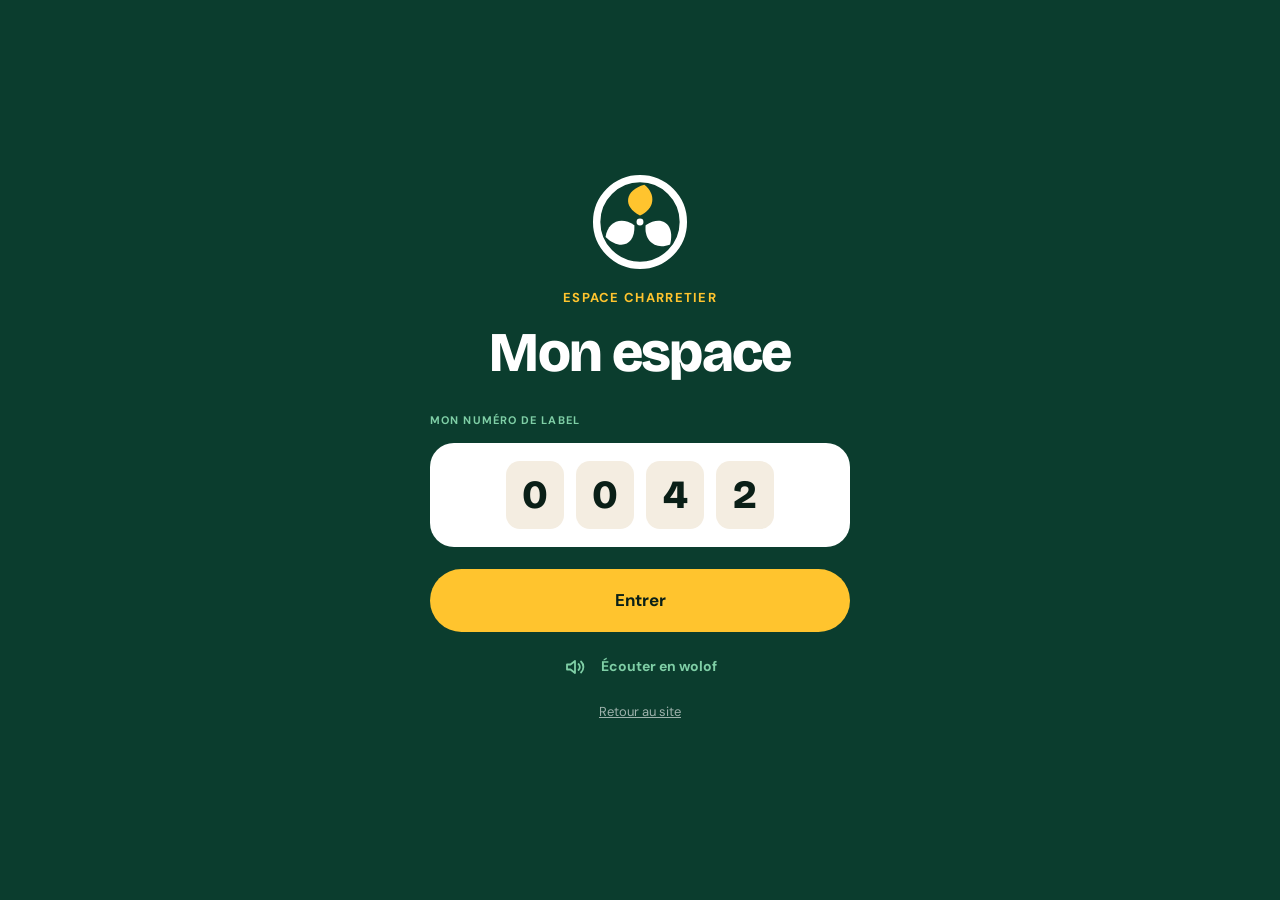
<file: dakar-propre-site/espace-charretier.html>
<!doctype html>
<html lang="fr">
<head>
<meta charset="utf-8">
<meta name="viewport" content="width=device-width, initial-scale=1">
<title>Espace charretier · Dakar Propre &amp; Inclusif</title>
<meta name="description" content="L’espace des charretiers labellisés : tournée faite, kilos vendus, problème.">
<link rel="icon" href="assets/img/favicon.svg">
<link rel="preconnect" href="https://fonts.googleapis.com"><link rel="preconnect" href="https://fonts.gstatic.com" crossorigin>
<link href="https://fonts.googleapis.com/css2?family=Bricolage+Grotesque:wght@600;700;800&family=DM+Sans:wght@400;500;700&display=swap" rel="stylesheet">
<link rel="stylesheet" href="assets/css/style.css">
</head>
<body data-gabarit="app" data-page="espace-charretier">
<main class="app app--foret sombre" id="app">
  <!-- Connexion -->
  <section class="app__colonne" id="vue-connexion" style="justify-content:center; gap:22px">
    <div class="pile" style="--pile:16px; text-align:center; justify-items:center; display:grid">
      <span style="width:104px"><i data-symbole="blanc"></i></span>
      <span class="surtitre">Espace charretier</span>
      <h1 style="font-size:3.5rem">Mon espace</h1>
    </div>
    <form id="connexion" class="pile" style="--pile:22px">
      <div class="pile" style="--pile:10px"><span class="surtitre" style="color:var(--vert-300); font-size:11px">Mon numéro de label</span>
        <div class="code"><input inputmode="numeric" maxlength="1" value="0" aria-label="Chiffre 1"><input inputmode="numeric" maxlength="1" value="0" aria-label="Chiffre 2"><input inputmode="numeric" maxlength="1" value="4" aria-label="Chiffre 3"><input inputmode="numeric" maxlength="1" value="2" aria-label="Chiffre 4"></div></div>
      <button class="bouton bouton--primaire bouton--large" type="submit">Entrer</button>
    </form>
    <button class="rangee" type="button" data-son style="justify-content:center; background:none; border:0; color:var(--vert-300); font-weight:700; font-size:14px; cursor:pointer"><i data-ic="son"></i> Écouter en wolof</button>
    <a href="index.html" style="text-align:center; font-size:13px; opacity:.6">Retour au site</a>
  </section>

  <!-- Accueil -->
  <section class="app__colonne cache" id="vue-accueil">
    <div class="rangee entre"><div><span class="surtitre" id="jour" style="font-size:11px">Mercredi</span><h1 id="bonjour" style="font-size:2.1rem">Bonjour Moussa</h1></div><button class="rond" type="button" data-son aria-label="Écouter en wolof" style="width:52px;height:52px"><i data-ic="son"></i></button></div>
    <div class="bloc bloc--foret sombre"><div class="rangee entre"><span class="surtitre" style="font-size:10px" id="ma-zone">Zone Guédiawaye · N° 0042</span><span class="surtitre" style="font-size:10px; color:var(--vert-300)">40 ménages</span></div><i data-semaine></i></div>
    <button class="gros-bouton gros-bouton--vert" type="button" data-action="tournee"><span class="pastille"><i data-ic="check"></i></span><span><b>Tournée faite</b><small>J’ai fini ma tournée</small></span><i data-ic="flecheD"></i></button>
    <button class="gros-bouton gros-bouton--soleil" type="button" data-vers="vue-kilos"><span class="pastille"><i data-ic="recyclage"></i></span><span><b>Kilos vendus</b><small>Ce que j’ai vendu aujourd’hui</small></span><i data-ic="flecheD"></i></button>
    <button class="gros-bouton gros-bouton--probleme" type="button" data-vers="vue-probleme"><span class="pastille"><i data-ic="alerte"></i></span><span><b>Problème</b><small>Rue bloquée, kit abîmé…</small></span><i data-ic="flecheD"></i></button>
  </section>

  <!-- Kilos vendus -->
  <section class="app__colonne cache" id="vue-kilos">
    <div class="app__retour"><button class="rond" type="button" data-vers="vue-accueil" aria-label="Retour"><i data-ic="flecheG"></i></button><span>Retour</span></div>
    <h1>Kilos vendus aujourd’hui</h1>
    <div class="bloc" style="padding-block:32px 28px; gap:18px; justify-items:center">
      <div class="compteur" style="width:100%"><button type="button" id="moins" aria-label="Un kilo de moins"><i data-ic="moins"></i></button><output id="kilos" aria-live="polite">15<small> kg</small></output><button type="button" id="plus" aria-label="Un kilo de plus"><i data-ic="plus"></i></button></div>
      <div class="choix" id="tri"><label><input type="radio" name="tri" value="75" checked><span>Triés</span></label><label><input type="radio" name="tri" value="50"><span>Mélangés</span></label></div>
    </div>
    <div class="bloc bloc--foret bloc--ligne entre sombre" style="display:flex"><div><span class="surtitre" style="font-size:11px; color:var(--vert-300)" id="calcul">15 kg × 75 FCFA</span><p style="font-size:11px; opacity:.7">Prix au kilo : hypothèse du dossier</p></div><b id="total" style="font:700 1.9rem/1 var(--titre); color:var(--soleil); white-space:nowrap">1 125 FCFA</b></div>
    <button class="bouton bouton--primaire bouton--large pousse" type="button" data-action="kilos">Valider</button>
  </section>

  <!-- Problème -->
  <section class="app__colonne cache" id="vue-probleme">
    <div class="app__retour"><button class="rond" type="button" data-vers="vue-accueil" aria-label="Retour"><i data-ic="flecheG"></i></button><span>Retour</span></div>
    <h1>Quel problème ?</h1>
    <div class="tuiles" id="problemes">
      <button class="tuile" type="button" aria-pressed="true" data-motif="Rue bloquée"><span class="pastille"><i data-ic="bloque"></i></span>Rue bloquée</button>
      <button class="tuile" type="button" aria-pressed="false" data-motif="Kit abîmé"><span class="pastille"><i data-ic="outil"></i></span>Kit abîmé</button>
      <button class="tuile" type="button" aria-pressed="false" data-motif="Cheval fatigué"><span class="pastille"><i data-ic="coeur"></i></span>Cheval fatigué</button>
      <button class="tuile" type="button" aria-pressed="false" data-motif="Autre"><span class="pastille"><i data-ic="points"></i></span>Autre</button>
    </div>
    <button class="bloc bloc--ligne" type="button" data-son style="border:0; cursor:pointer; text-align:left"><span class="pastille" style="width:44px;height:44px"><i data-ic="son"></i></span><b style="font-size:14px">Expliquer avec un message vocal</b></button>
    <button class="bouton bouton--primaire bouton--large" type="button" data-action="probleme">Envoyer</button>
  </section>

  <!-- Confirmation -->
  <section class="app__colonne confirmation cache" id="vue-ok">
    <span class="grand-rond"><i data-ic="check"></i></span>
    <h1 style="font-size:3.5rem">C’est noté.</h1>
    <p id="merci" style="font-size:19px; opacity:.85">Merci Moussa. À vendredi.</p>
    <button class="bouton bouton--clair bouton--large" type="button" data-vers="vue-accueil">Retour</button>
  </section>
</main>
<script src="assets/js/data.js"></script>
<script src="assets/js/site.js"></script>
<script src="assets/js/charretier.js"></script>
</body>
</html>
</file>
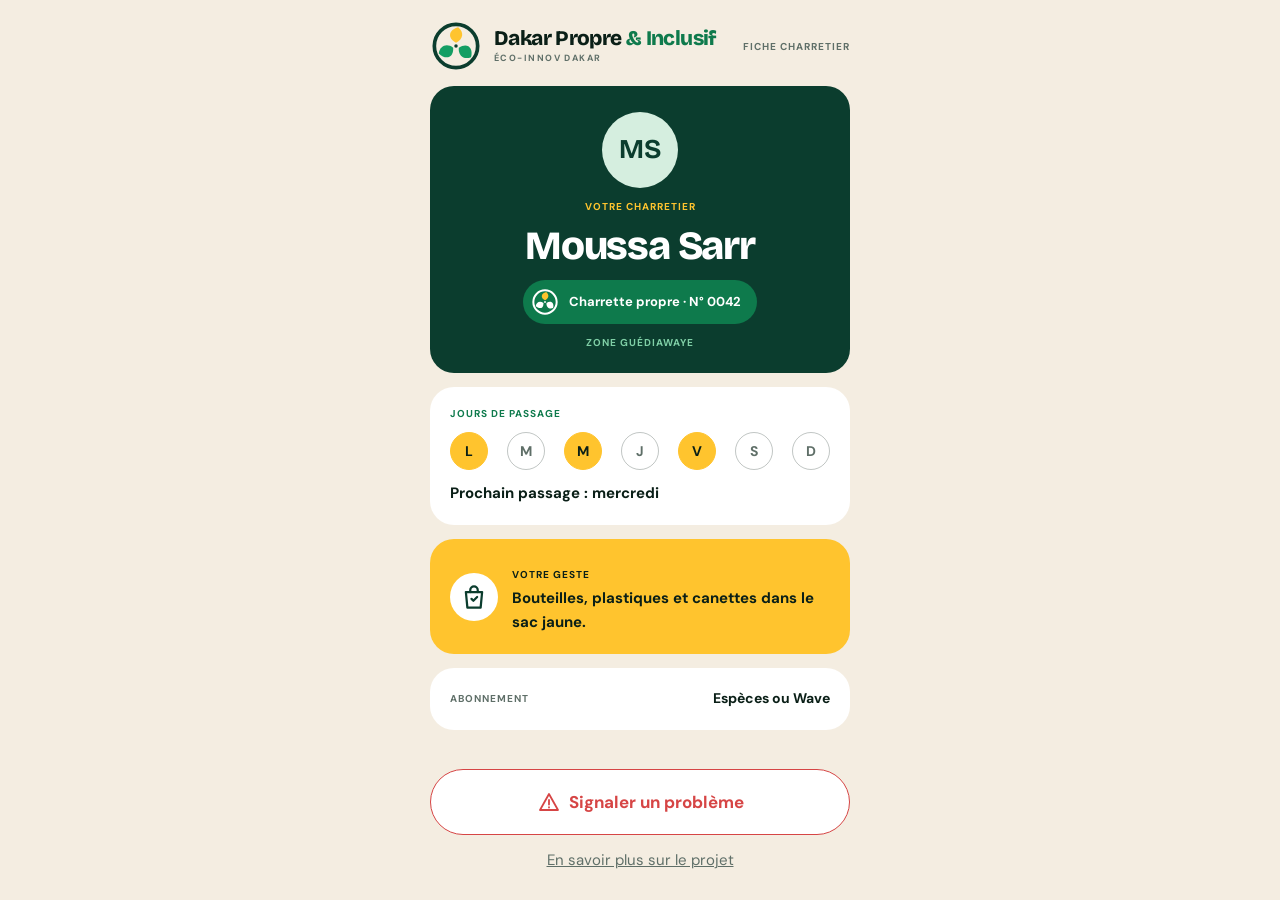
<file: dakar-propre-site/fiche.html>
<!doctype html>
<html lang="fr">
<head>
<meta charset="utf-8">
<meta name="viewport" content="width=device-width, initial-scale=1">
<title>Fiche charretier · Dakar Propre &amp; Inclusif</title>
<meta name="description" content="La fiche de votre charretier : son nom, sa zone, ses jours de passage.">
<link rel="icon" href="assets/img/favicon.svg">
<link rel="preconnect" href="https://fonts.googleapis.com"><link rel="preconnect" href="https://fonts.gstatic.com" crossorigin>
<link href="https://fonts.googleapis.com/css2?family=Bricolage+Grotesque:wght@600;700;800&family=DM+Sans:wght@400;500;700&display=swap" rel="stylesheet">
<link rel="stylesheet" href="assets/css/style.css">
</head>
<body data-gabarit="app" data-page="fiche">
<main class="app">
  <!-- Vue 1 : la fiche -->
  <section class="app__colonne" id="vue-fiche">
    <div class="rangee entre"><span data-logo="couleur"></span><span class="surtitre" style="font-size:10px; color:var(--gris)">Fiche charretier</span></div>
    <div class="bloc bloc--foret identite sombre">
      <div class="avatar" id="initiales">MS</div>
      <span class="surtitre" style="font-size:10px">Votre charretier</span>
      <h1 id="nom">Moussa Sarr</h1>
      <span class="bandeau-label"><i data-symbole="blanc"></i><span id="numero">Charrette propre · N° 0042</span></span>
      <span class="surtitre" style="font-size:10px; color:var(--vert-300)" id="zone">Zone Guédiawaye</span>
    </div>
    <div class="bloc"><span class="surtitre" style="font-size:10px">Jours de passage</span><i data-semaine></i><b style="font-size:15px">Prochain passage : <span id="prochain">mercredi</span></b></div>
    <div class="bloc bloc--soleil bloc--ligne"><span class="pastille pastille--blanc" style="width:48px;height:48px"><i data-ic="sac"></i></span><div><span class="surtitre" style="font-size:10px; color:var(--encre)">Votre geste</span><p style="font-weight:700; font-size:15px">Bouteilles, plastiques et canettes dans le sac jaune.</p></div></div>
    <div class="bloc bloc--ligne entre" style="display:flex"><span class="surtitre" style="font-size:10px; color:var(--gris)">Abonnement</span><b style="font-size:14px">Espèces ou Wave</b></div>
    <button class="bouton bouton--large bouton-alerte pousse" type="button" data-vers="vue-signaler"><i data-ic="alerte"></i> Signaler un problème</button>
    <a class="note" href="index.html" style="text-align:center">En savoir plus sur le projet</a>
  </section>

  <!-- Vue 2 : signaler -->
  <section class="app__colonne cache" id="vue-signaler">
    <div class="app__retour"><button class="rond" type="button" data-vers="vue-fiche" aria-label="Retour à la fiche"><i data-ic="flecheG"></i></button><span id="rappel">Moussa Sarr · N° 0042</span></div>
    <h1>Que s’est-il passé ?</h1>
    <div class="pile" style="--pile:12px" id="motifs">
      <button class="bloc bloc--ligne option" type="button" aria-pressed="true" data-motif="Pas passé aujourd’hui"><span class="pastille"><i data-ic="bloque"></i></span><span><h3>Pas passé aujourd’hui</h3><p>Le charretier n’est pas venu au jour prévu.</p></span></button>
      <button class="bloc bloc--ligne option" type="button" aria-pressed="false" data-motif="Déchets tombés dans la rue"><span class="pastille"><i data-ic="alerte"></i></span><span><h3>Déchets tombés dans la rue</h3><p>Des déchets sont restés après son passage.</p></span></button>
      <button class="bloc bloc--ligne option" type="button" aria-pressed="false" data-motif="Autre"><span class="pastille"><i data-ic="points"></i></span><span><h3>Autre</h3><p>Dites-nous ce qui ne va pas.</p></span></button>
    </div>
    <label class="champ"><span class="sr">Un détail à ajouter</span><textarea id="detail" placeholder="Un détail à ajouter ? (facultatif)" style="background:var(--blanc); min-height:96px"></textarea></label>
    <button class="bouton bouton--sombre bouton--large pousse" type="button" id="envoyer">Envoyer le signalement</button>
  </section>

  <!-- Vue 3 : confirmation -->
  <section class="app__colonne confirmation cache" id="vue-ok">
    <span class="grand-rond"><i data-ic="check"></i></span>
    <h1>Signalement envoyé.</h1>
    <p style="color:var(--gris)">L’association Éco-Innov Dakar est prévenue. Elle contacte votre charretier.</p>
    <button class="bouton bouton--sombre bouton--large" type="button" data-vers="vue-fiche">Retour à la fiche</button>
  </section>
</main>
<script src="assets/js/data.js"></script>
<script src="assets/js/site.js"></script>
<script src="assets/js/fiche.js"></script>
</body>
</html>
</file>
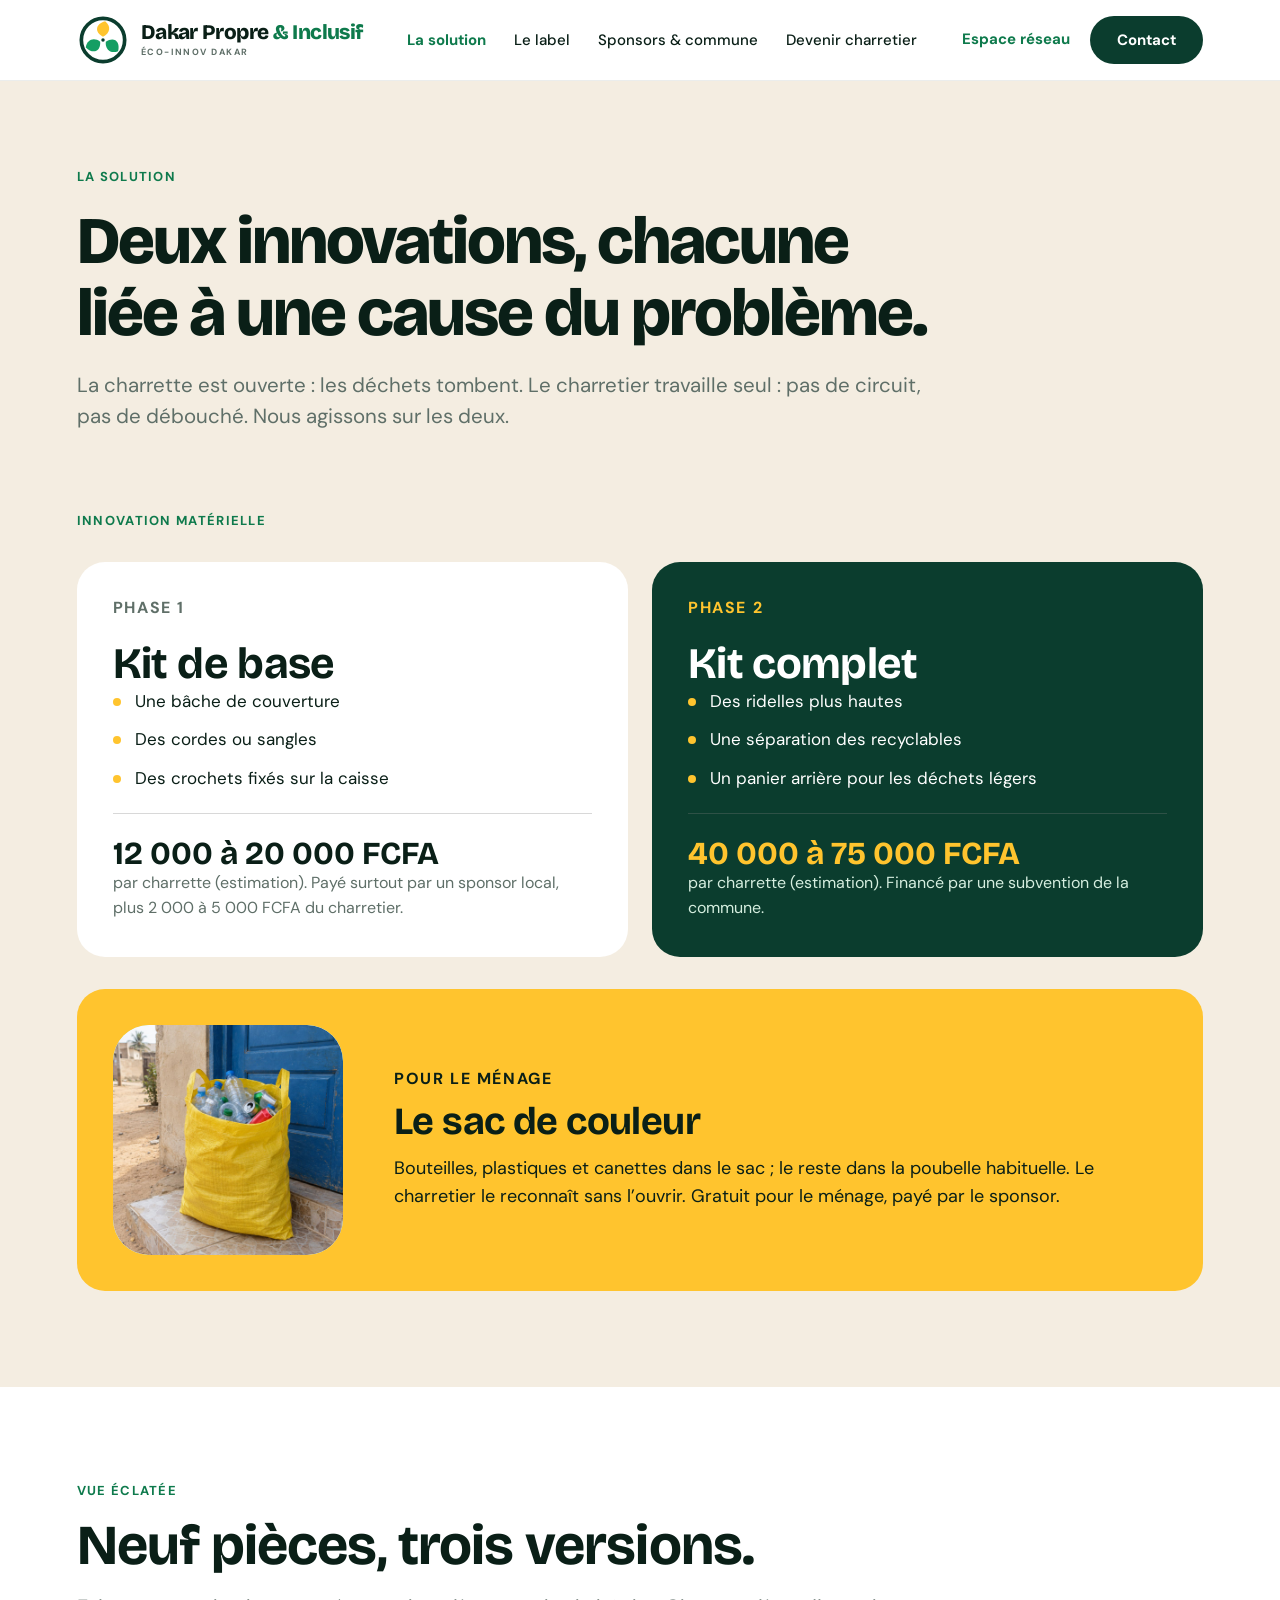
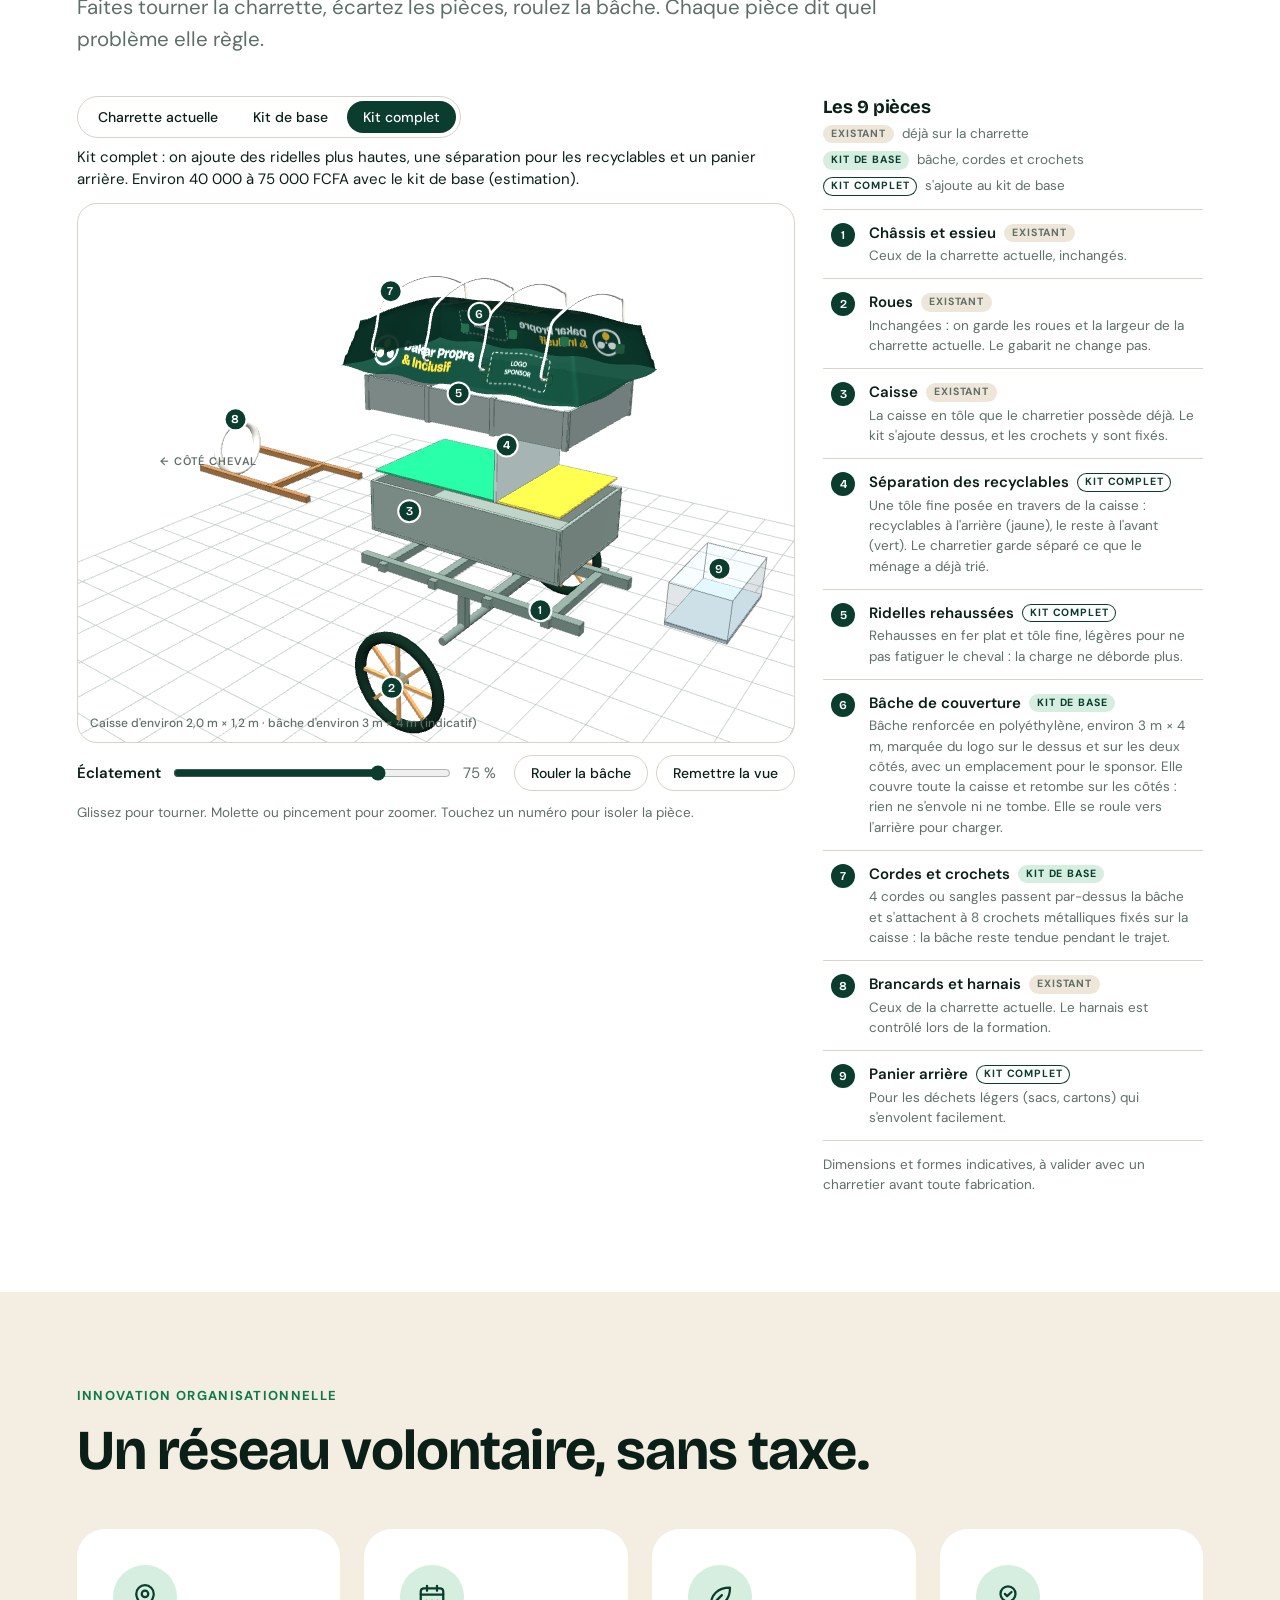
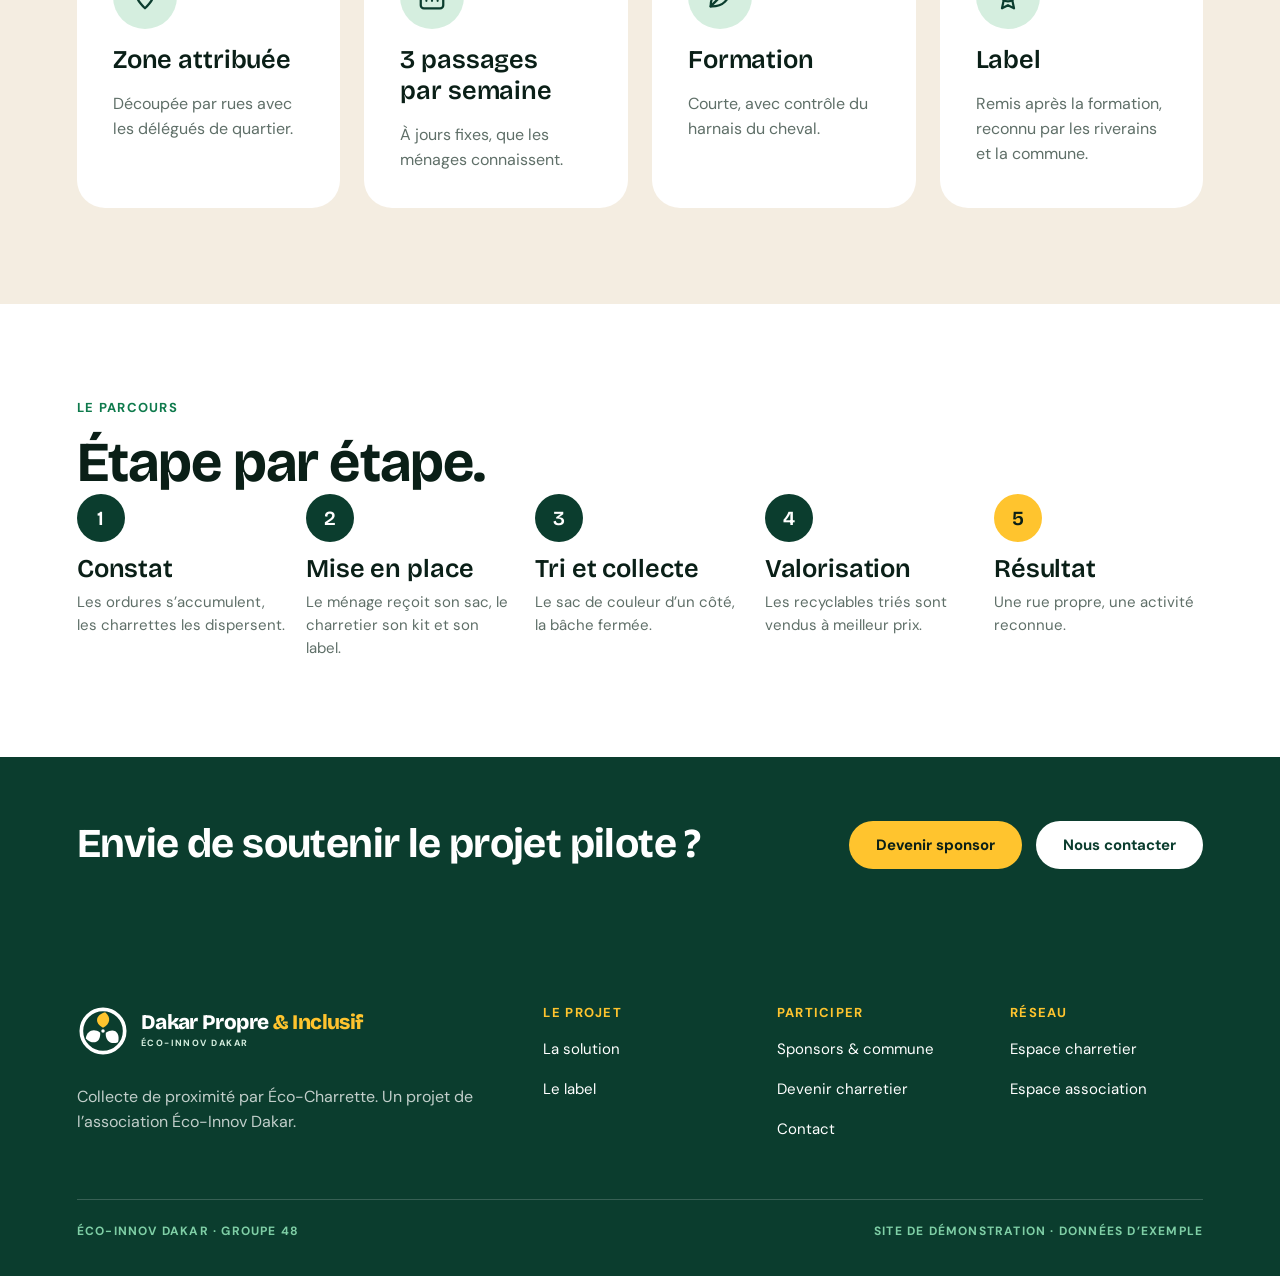
<file: dakar-propre-site/solution.html>
<!doctype html>
<html lang="fr">
<head>
<meta charset="utf-8">
<meta name="viewport" content="width=device-width, initial-scale=1">
<title>La solution · Dakar Propre &amp; Inclusif</title>
<meta name="description" content="Un kit d’adaptation pour la charrette, un sac de couleur pour les ménages et un réseau volontaire de charretiers.">
<link rel="icon" href="assets/img/favicon.svg">
<link rel="preconnect" href="https://fonts.googleapis.com"><link rel="preconnect" href="https://fonts.gstatic.com" crossorigin>
<link href="https://fonts.googleapis.com/css2?family=Bricolage+Grotesque:wght@600;700;800&family=DM+Sans:wght@400;500;700&display=swap" rel="stylesheet">
<link rel="stylesheet" href="assets/css/style.css">
<link rel="stylesheet" href="assets/css/vue-eclatee.css">
</head>
<body data-gabarit="site" data-page="solution">
<main>
  <section class="section hero hero--large" style="padding-bottom:40px">
    <div class="pile" style="--pile:20px">
      <p class="surtitre">La solution</p>
      <h1>Deux innovations, chacune liée à une cause du problème.</h1>
      <p class="chapo">La charrette est ouverte : les déchets tombent. Le charretier travaille seul : pas de circuit, pas de débouché. Nous agissons sur les deux.</p>
    </div>
  </section>

  <section class="section" style="padding-top:40px">
    <div class="pile" style="--pile:32px">
      <p class="surtitre">Innovation matérielle</p>
      <div class="grille" style="--col:340px">
        <article class="carte pile" style="--pile:22px"><p class="surtitre">Phase 1</p><h2 style="font-size:clamp(2rem,3.4vw,3rem)">Kit de base</h2><ul class="puces"><li>Une bâche de couverture</li><li>Des cordes ou sangles</li><li>Des crochets fixés sur la caisse</li></ul><div class="prix"><b>12 000 à 20 000 FCFA</b><p>par charrette (estimation). Payé surtout par un sponsor local, plus 2 000 à 5 000 FCFA du charretier.</p></div></article>
        <article class="carte carte--foret pile sombre" style="--pile:22px"><p class="surtitre">Phase 2</p><h2 style="font-size:clamp(2rem,3.4vw,3rem)">Kit complet</h2><ul class="puces"><li>Des ridelles plus hautes</li><li>Une séparation des recyclables</li><li>Un panier arrière pour les déchets légers</li></ul><div class="prix"><b>40 000 à 75 000 FCFA</b><p>par charrette (estimation). Financé par une subvention de la commune.</p></div></article>
      </div>
      <article class="carte carte--soleil rangee" style="gap:clamp(24px,4vw,56px)">
        <div class="cadre-photo" style="width:230px; --ratio:1" data-bloc-photo><img class="photo" src="assets/img/sac-tri.jpg" alt="Sac jaune rempli de bouteilles et de canettes" data-secours="retirer"></div>
        <div class="pile" style="--pile:12px; flex:1; min-width:240px"><p class="surtitre">Pour le ménage</p><h2 style="font-size:clamp(1.8rem,3vw,2.75rem)">Le sac de couleur</h2><p style="font-size:18px">Bouteilles, plastiques et canettes dans le sac ; le reste dans la poubelle habituelle. Le charretier le reconnaît sans l’ouvrir. Gratuit pour le ménage, payé par le sponsor.</p></div>
      </article>
    </div>
  </section>

  <section class="section section--blanc" id="vue-eclatee">
    <div class="pile" style="--pile:40px">
      <div class="pile" style="--pile:16px"><p class="surtitre">Vue éclatée</p><h2>Neuf pièces, trois versions.</h2><p class="chapo">Faites tourner la charrette, écartez les pièces, roulez la bâche. Chaque pièce dit quel problème elle règle.</p></div>
      <div class="ve">
<div class="layout">
    <section class="viewer" aria-label="Vue 3D">
      <div class="kits">
        <div class="seg" role="group" aria-label="Version affichée">
          <button type="button" id="mode-actuelle" data-mode="actuelle" aria-pressed="false">Charrette actuelle</button>
          <button type="button" id="mode-base" data-mode="base" aria-pressed="false">Kit de base</button>
          <button type="button" id="mode-complet" data-mode="complet" aria-pressed="true">Kit complet</button>
        </div>
        <p class="modenote" id="modeNote"></p>
      </div>
      <div class="stage" id="stage">
        <div id="gl"></div>
        <div class="markers" id="markers"><span class="horse" id="horse">← Côté cheval</span></div>
        <div class="scale">Caisse d'environ 2,0 m × 1,2 m · bâche d'environ 3 m × 4 m (indicatif)</div>
        <div class="fallback" id="fallback" hidden>La vue 3D ne peut pas s'afficher sur cet appareil. La légende à côté décrit toutes les pièces.</div>
      </div>
      <div class="controls">
        <div class="slider">
          <label for="explode">Éclatement</label>
          <input type="range" id="explode" min="0" max="100" value="75">
          <output id="explodeOut" for="explode">75 %</output>
        </div>
        <div class="btns">
          <button type="button" class="btn" id="lid" aria-pressed="false">Rouler la bâche</button>
          <button type="button" class="btn" id="reset">Remettre la vue</button>
        </div>
      </div>
      <p class="hint">Glissez pour tourner. Molette ou pincement pour zoomer. Touchez un numéro pour isoler la pièce.</p>
    </section>

    <section class="panel" aria-label="Légende">
      <h3>Les 9 pièces</h3>
      <p class="key"><span><span class="tag ex">Existant</span> déjà sur la charrette</span><span><span class="tag base">Kit de base</span> bâche, cordes et crochets</span><span><span class="tag full">Kit complet</span> s'ajoute au kit de base</span></p>
      <ol class="legend" id="legend"></ol>
      <p class="note">Dimensions et formes indicatives, à valider avec un charretier avant toute fabrication.</p>
    </section>
  </div>
      </div>
    </div>
  </section>

  <section class="section">
    <div class="pile" style="--pile:48px">
      <div class="pile" style="--pile:16px"><p class="surtitre">Innovation organisationnelle</p><h2>Un réseau volontaire, sans taxe.</h2></div>
      <div class="grille" style="--col:230px">
      <article class="carte pile " style="--pile:16px"><span class="pastille"><i data-ic="zone"></i></span><h3>Zone attribuée</h3><p>Découpée par rues avec les délégués de quartier.</p></article>
      <article class="carte pile " style="--pile:16px"><span class="pastille"><i data-ic="passages"></i></span><h3>3 passages par semaine</h3><p>À jours fixes, que les ménages connaissent.</p></article>
      <article class="carte pile " style="--pile:16px"><span class="pastille"><i data-ic="env"></i></span><h3>Formation</h3><p>Courte, avec contrôle du harnais du cheval.</p></article>
      <article class="carte pile " style="--pile:16px"><span class="pastille"><i data-ic="label"></i></span><h3>Label</h3><p>Remis après la formation, reconnu par les riverains et la commune.</p></article>
      </div>
    </div>
  </section>

  <section class="section section--blanc">
    <div class="pile" style="--pile:48px">
      <div class="pile" style="--pile:16px"><p class="surtitre">Le parcours</p><h2>Étape par étape.</h2></div>
      <ol class="etapes">
        <li><h3>Constat</h3><p>Les ordures s’accumulent, les charrettes les dispersent.</p></li>
        <li><h3>Mise en place</h3><p>Le ménage reçoit son sac, le charretier son kit et son label.</p></li>
        <li><h3>Tri et collecte</h3><p>Le sac de couleur d’un côté, la bâche fermée.</p></li>
        <li><h3>Valorisation</h3><p>Les recyclables triés sont vendus à meilleur prix.</p></li>
        <li><h3>Résultat</h3><p>Une rue propre, une activité reconnue.</p></li>
      </ol>
    </div>
  </section>

  <section class="section section--foret section--serree">
    <div class="appel"><h2>Envie de soutenir le projet pilote ?</h2><div class="rangee"><a class="bouton bouton--primaire" href="sponsors.html">Devenir sponsor</a><a class="bouton bouton--clair" href="contact.html">Nous contacter</a></div></div>
  </section>
</main>
<script src="assets/js/data.js"></script>
<script src="assets/js/site.js"></script>
<script src="assets/js/vendor/three.min.js"></script>
<script src="assets/js/vue-eclatee.js"></script>
</body>
</html>
</file>
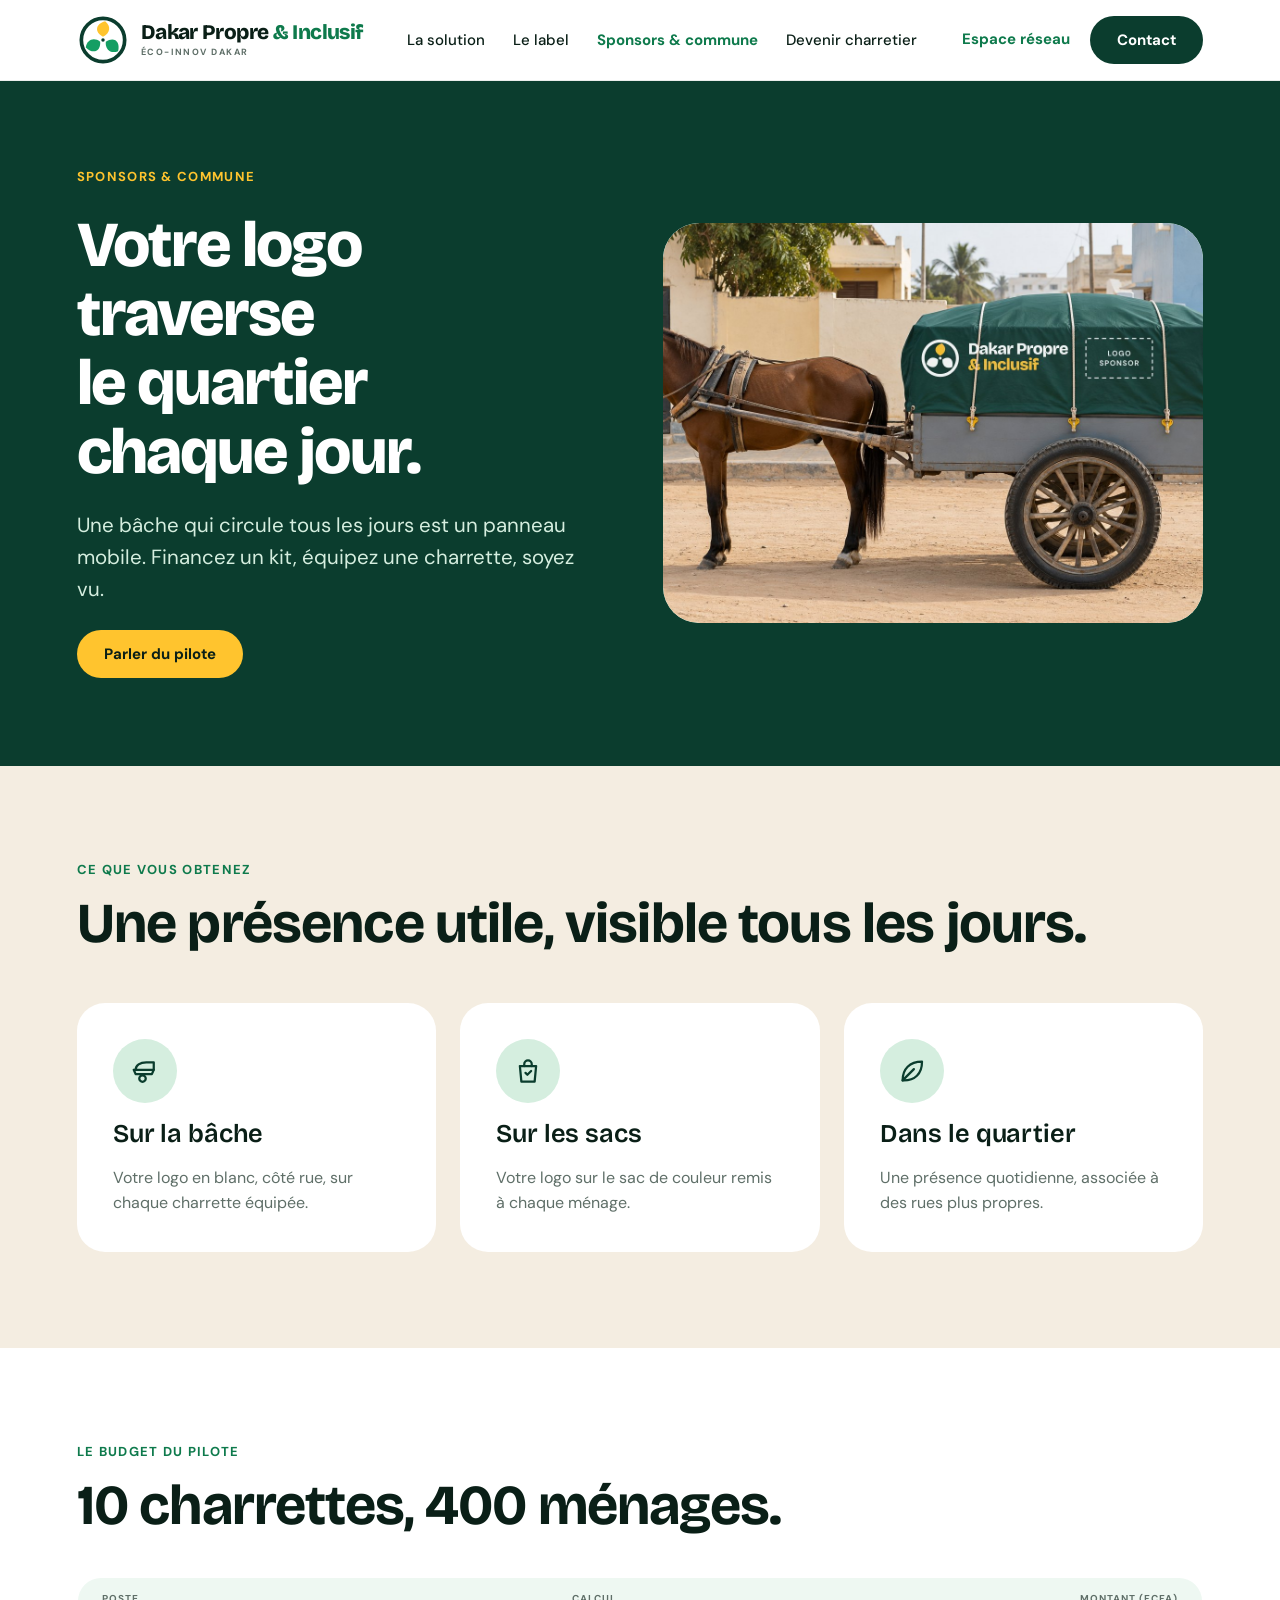
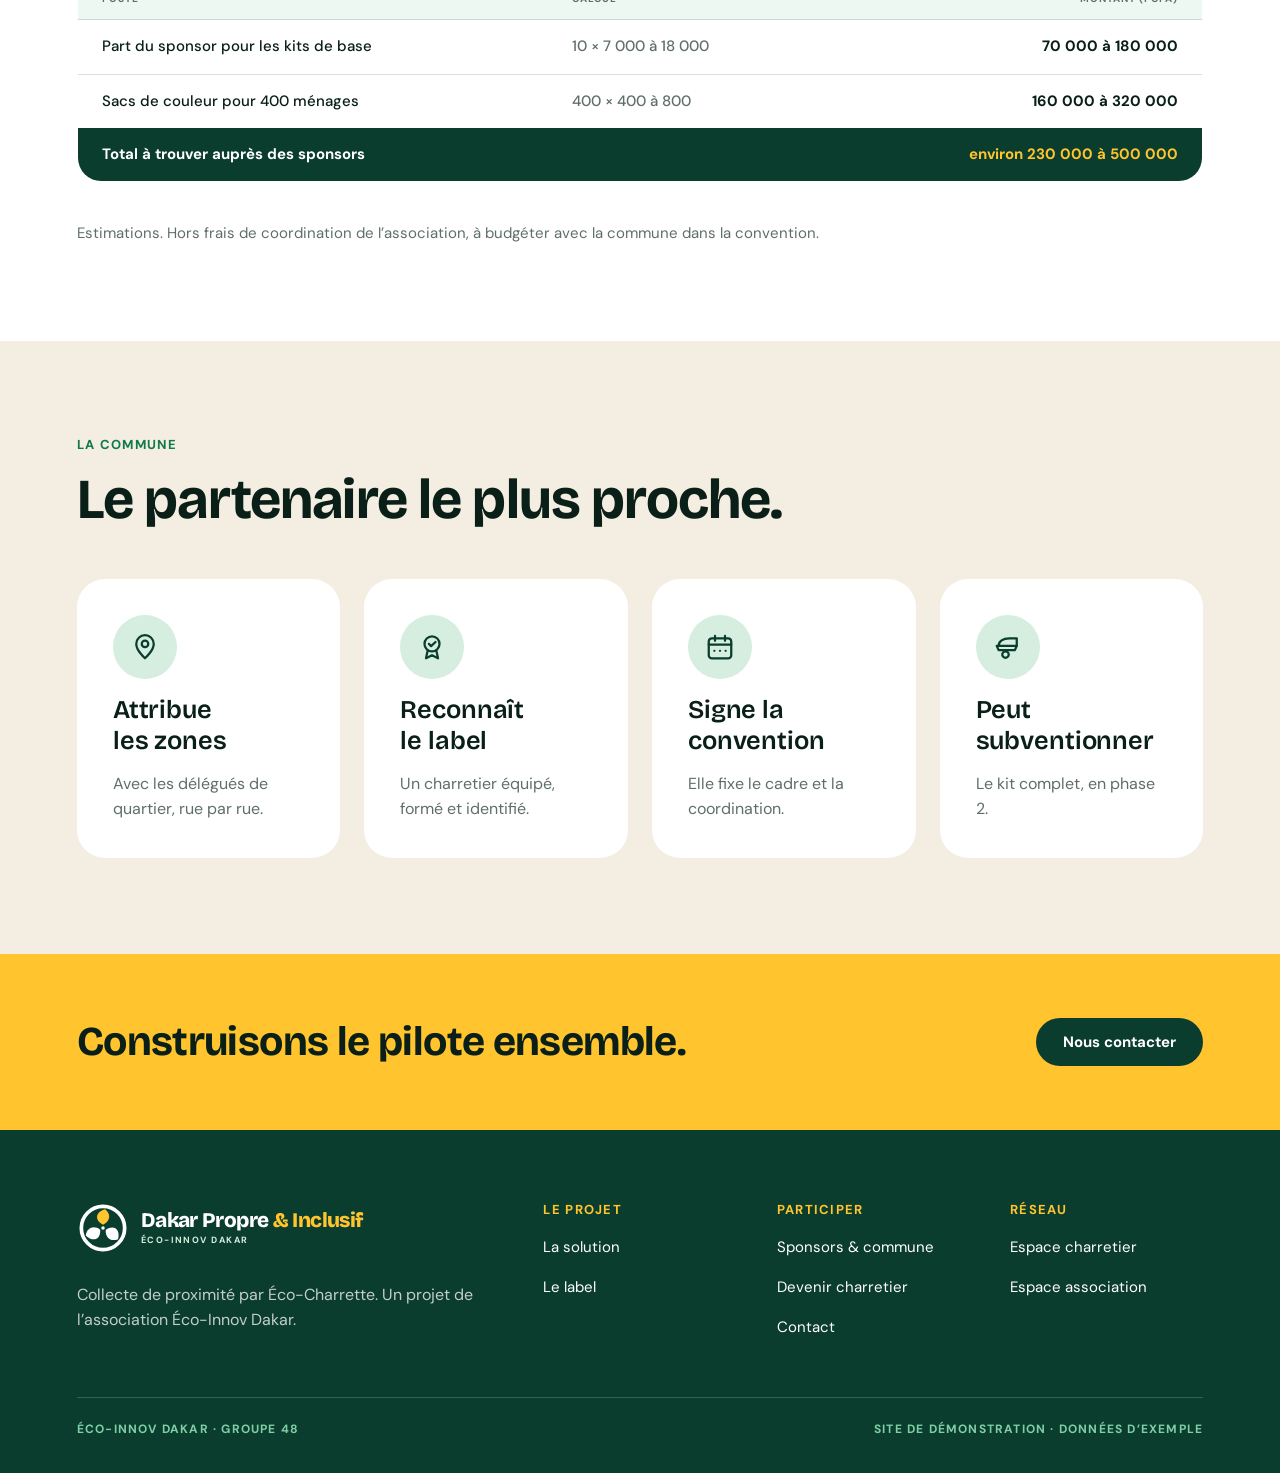
<file: dakar-propre-site/sponsors.html>
<!doctype html>
<html lang="fr">
<head>
<meta charset="utf-8">
<meta name="viewport" content="width=device-width, initial-scale=1">
<title>Sponsors & commune · Dakar Propre &amp; Inclusif</title>
<meta name="description" content="Financez un kit, équipez une charrette : votre logo traverse le quartier chaque jour.">
<link rel="icon" href="assets/img/favicon.svg">
<link rel="preconnect" href="https://fonts.googleapis.com"><link rel="preconnect" href="https://fonts.gstatic.com" crossorigin>
<link href="https://fonts.googleapis.com/css2?family=Bricolage+Grotesque:wght@600;700;800&family=DM+Sans:wght@400;500;700&display=swap" rel="stylesheet">
<link rel="stylesheet" href="assets/css/style.css">
</head>
<body data-gabarit="site" data-page="sponsors">
<main>
  <section class="section section--foret hero">
    <div class="duo" style="--droite:540px">
      <div class="pile"><p class="surtitre">Sponsors &amp; commune</p><h1 style="font-size:clamp(2.3rem,5vw,4.25rem); max-width:15ch">Votre logo traverse le quartier chaque jour.</h1><p class="chapo">Une bâche qui circule tous les jours est un panneau mobile. Financez un kit, équipez une charrette, soyez vu.</p><div><a class="bouton bouton--primaire" href="contact.html">Parler du pilote</a></div></div>
      <div class="cadre-photo"><img class="photo" src="assets/img/charrette-logo.jpg" alt="Charrette bâchée portant le logo du projet et un emplacement pour le logo du sponsor" data-secours="assets/img/illustration-charrette.svg"></div>
    </div>
  </section>
  <section class="section">
    <div class="pile" style="--pile:48px">
      <div class="pile" style="--pile:16px"><p class="surtitre">Ce que vous obtenez</p><h2>Une présence utile, visible tous les jours.</h2></div>
      <div class="grille" style="--col:280px">
      <article class="carte pile " style="--pile:16px"><span class="pastille"><i data-ic="charrette"></i></span><h3>Sur la bâche</h3><p>Votre logo en blanc, côté rue, sur chaque charrette équipée.</p></article>
      <article class="carte pile " style="--pile:16px"><span class="pastille"><i data-ic="sac"></i></span><h3>Sur les sacs</h3><p>Votre logo sur le sac de couleur remis à chaque ménage.</p></article>
      <article class="carte pile " style="--pile:16px"><span class="pastille"><i data-ic="env"></i></span><h3>Dans le quartier</h3><p>Une présence quotidienne, associée à des rues plus propres.</p></article>
      </div>
    </div>
  </section>
  <section class="section section--blanc">
    <div class="pile" style="--pile:40px">
      <div class="pile" style="--pile:16px"><p class="surtitre">Le budget du pilote</p><h2>10 charrettes, 400 ménages.</h2></div>
      <table class="tableau tableau--pile" style="border:1px solid var(--filet)">
        <thead><tr><th>Poste</th><th>Calcul</th><th class="droite">Montant (FCFA)</th></tr></thead>
        <tbody>
          <tr><td>Part du sponsor pour les kits de base</td><td style="color:var(--gris)">10 × 7 000 à 18 000</td><td class="droite fort">70 000 à 180 000</td></tr>
          <tr><td>Sacs de couleur pour 400 ménages</td><td style="color:var(--gris)">400 × 400 à 800</td><td class="droite fort">160 000 à 320 000</td></tr>
          <tr class="total"><td>Total à trouver auprès des sponsors</td><td></td><td class="droite">environ 230 000 à 500 000</td></tr>
        </tbody>
      </table>
      <p class="note">Estimations. Hors frais de coordination de l’association, à budgéter avec la commune dans la convention.</p>
    </div>
  </section>
  <section class="section">
    <div class="pile" style="--pile:48px">
      <div class="pile" style="--pile:16px"><p class="surtitre">La commune</p><h2>Le partenaire le plus proche.</h2></div>
      <div class="grille" style="--col:230px">
      <article class="carte pile " style="--pile:16px"><span class="pastille"><i data-ic="zone"></i></span><h3>Attribue les zones</h3><p>Avec les délégués de quartier, rue par rue.</p></article>
      <article class="carte pile " style="--pile:16px"><span class="pastille"><i data-ic="label"></i></span><h3>Reconnaît le label</h3><p>Un charretier équipé, formé et identifié.</p></article>
      <article class="carte pile " style="--pile:16px"><span class="pastille"><i data-ic="passages"></i></span><h3>Signe la convention</h3><p>Elle fixe le cadre et la coordination.</p></article>
      <article class="carte pile " style="--pile:16px"><span class="pastille"><i data-ic="charrette"></i></span><h3>Peut subventionner</h3><p>Le kit complet, en phase 2.</p></article>
      </div>
    </div>
  </section>
  <section class="section section--soleil section--serree">
    <div class="appel"><h2>Construisons le pilote ensemble.</h2><a class="bouton bouton--sombre" href="contact.html">Nous contacter</a></div>
  </section>
</main>
<script src="assets/js/data.js"></script>
<script src="assets/js/site.js"></script>
</body>
</html>
</file>
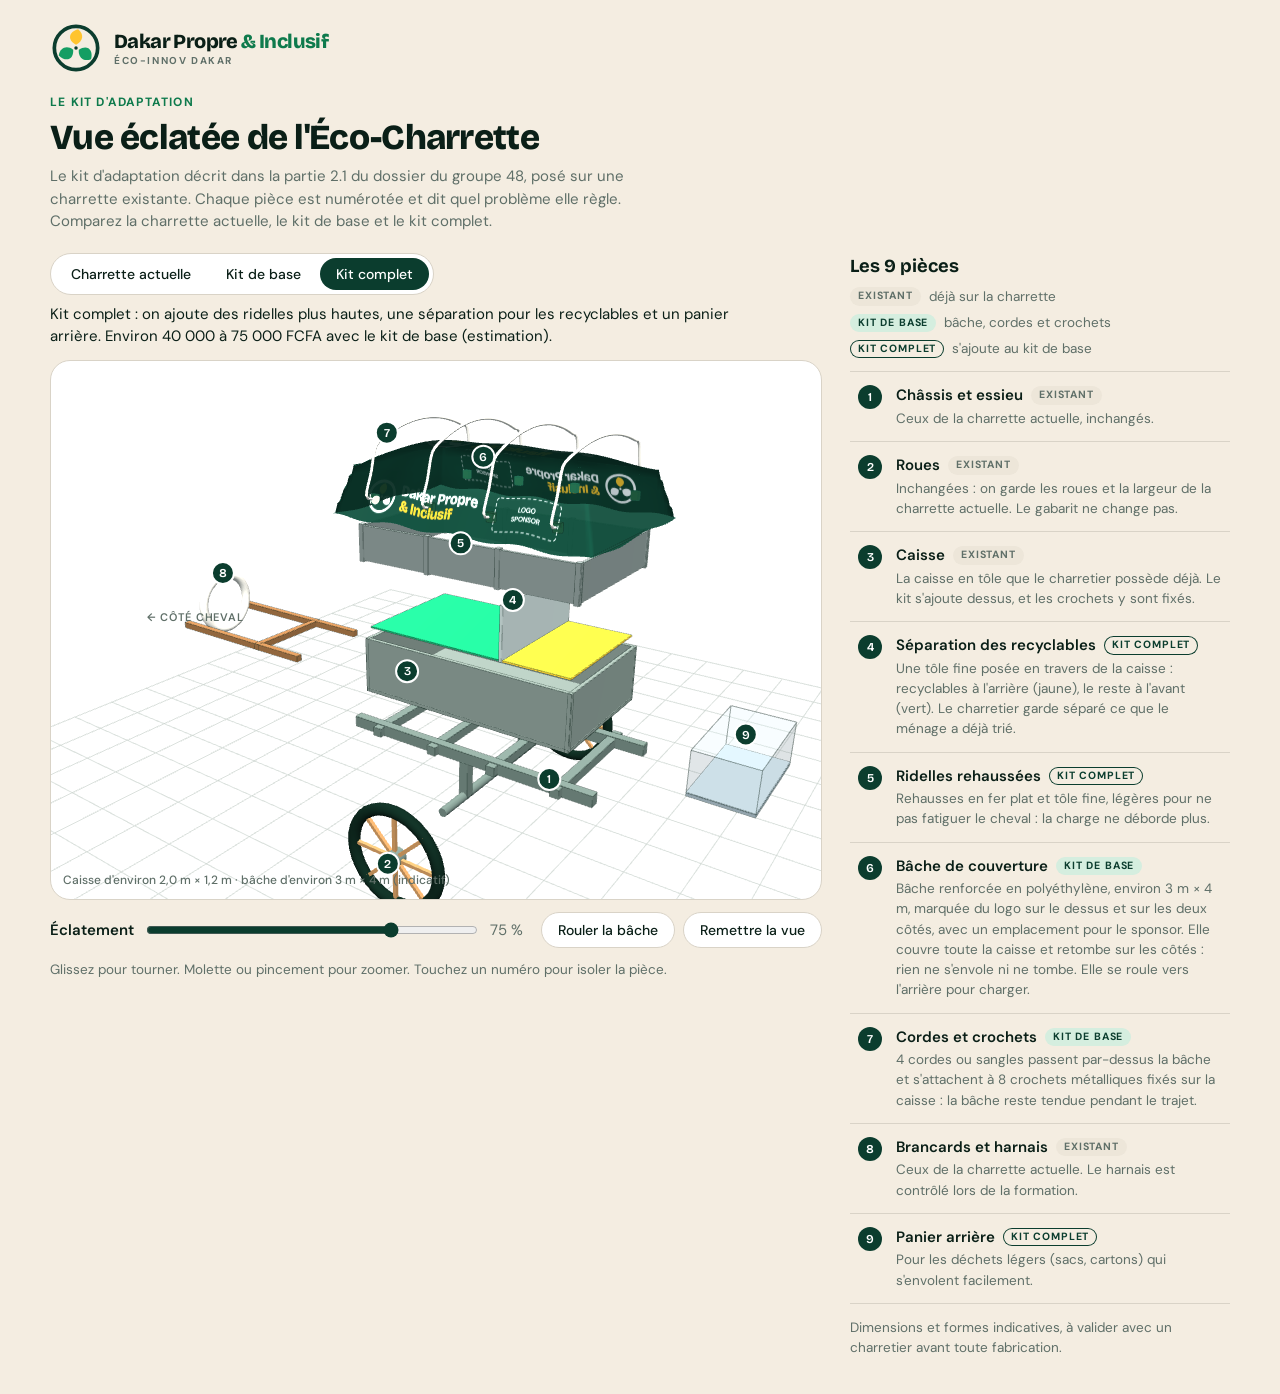
<file: dakar-propre-site/vue-eclatee.html>
<!doctype html><html><head><meta charset=utf8><meta name=viewport content="width=device-width,initial-scale=1,viewport-fit=cover"><style>:root{color-scheme:light;box-sizing:border-box;padding-top:env(safe-area-inset-top,0px);padding-bottom:env(safe-area-inset-bottom,0px)}html{scroll-padding-top:env(safe-area-inset-top,0px)}body{margin:0;padding:0;font:14px -apple-system,BlinkMacSystemFont,sans-serif;background:#fff;color:#000}img{max-width:100%}[hidden]:not([hidden=until-found i]){display:none!important}</style></head><body>
<title>Vue éclatée Éco-Charrette · Dakar Propre &amp; Inclusif</title>
<meta name="claude:viewport-fit-sides" content="cover">
<link rel="stylesheet" href="https://fonts.googleapis.com/css2?family=Bricolage+Grotesque:wght@600;700;800&family=DM+Sans:wght@400;500;600;700&display=swap">
<style>
/* Layout : vue 3D à gauche, légende numérotée à droite ; empilés sur téléphone */
:root{
  --bg:#F4EDE1; --stage:#FFFFFF; --panel:#FFFFFF; --fg:#0A1F17; --muted:#5F6F68; --line:#D9D3C7;
  --accent:#0B3D2E; --accent-fg:#FFFFFF; --ground:#B9C4BD; --hover:#EEF8F2;
  --tag-m-bg:#D5EEDF; --tag-m-fg:#0B3D2E; --tag-e-bg:#EDE6D9; --tag-e-fg:#5F6F68;
  --logo-rim:#0B3D2E; --logo-leaf:#149E63; --logo-tri:#FFC42E; --brand2:#0E7A4C;
  --display:"Bricolage Grotesque",system-ui,-apple-system,"Segoe UI",sans-serif;
  --text:"DM Sans",system-ui,-apple-system,"Segoe UI",sans-serif;
}
@media (prefers-color-scheme: dark){
  :root:not([data-theme="light"]){
    --bg:#0A1F17; --stage:#22352D; --panel:#0F2A20; --fg:#F4EDE1; --muted:#A9B8B0; --line:#1F3D31;
    --accent:#FFC42E; --accent-fg:#0A1F17; --ground:#3D5A4D; --hover:#12352A;
    --tag-m-bg:#14503A; --tag-m-fg:#D5EEDF; --tag-e-bg:#1B3329; --tag-e-fg:#A9B8B0;
    --logo-rim:#FFFFFF; --logo-leaf:#FFFFFF; --logo-tri:#FFC42E; --brand2:#FFC42E;
    color-scheme:dark;
  }
}
:root[data-theme="dark"]{
  --bg:#0A1F17; --stage:#22352D; --panel:#0F2A20; --fg:#F4EDE1; --muted:#A9B8B0; --line:#1F3D31;
    --accent:#FFC42E; --accent-fg:#0A1F17; --ground:#3D5A4D; --hover:#12352A;
    --tag-m-bg:#14503A; --tag-m-fg:#D5EEDF; --tag-e-bg:#1B3329; --tag-e-fg:#A9B8B0;
    --logo-rim:#FFFFFF; --logo-leaf:#FFFFFF; --logo-tri:#FFC42E; --brand2:#FFC42E;
  color-scheme:dark;
}
*{box-sizing:border-box}
body{
  background:var(--bg); color:var(--fg); font-family:var(--text); font-size:15px; line-height:1.5;
  padding-left:max(16px, env(safe-area-inset-left, 0px));
  padding-right:max(16px, env(safe-area-inset-right, 0px));
  padding-block:22px 36px;
}
.wrap{max-width:1180px;margin:0 auto}
h1{font-family:var(--display);font-weight:800;font-size:clamp(1.55rem,4.2vw,2.2rem);line-height:1.12;margin:0 0 8px;text-wrap:balance;letter-spacing:-0.02em}
h2{font-family:var(--display);font-weight:700;font-size:1.15rem;margin:0 0 6px;text-wrap:balance}
.lede{color:var(--muted);max-width:64ch;margin:0 0 20px}
.layout{display:grid;grid-template-columns:minmax(0,1fr);gap:20px}
@media (min-width:920px){.layout{grid-template-columns:minmax(0,1fr) 380px;align-items:start;gap:28px}}
.viewer{display:flex;flex-direction:column;gap:12px;min-width:0}
.stage{
  position:relative;height:clamp(380px,60vh,640px);border:1px solid var(--line);border-radius:20px;
  background:var(--stage);overflow:hidden;touch-action:none;cursor:grab;user-select:none;-webkit-user-select:none;
}
.stage:active{cursor:grabbing}
.stage canvas{display:block;width:100%;height:100%}
.markers{position:absolute;inset:0;pointer-events:none}
.marker{
  position:absolute;left:0;top:0;width:24px;height:24px;padding:0;border-radius:50%;
  border:2px solid var(--stage);background:var(--accent);color:var(--accent-fg);
  font:600 12px/1 var(--display);display:grid;place-items:center;cursor:pointer;pointer-events:auto;
  transition:opacity .15s ease;
}
.marker.on{outline:2px solid var(--fg);outline-offset:1px}
.marker.dim{opacity:.3}
.marker[hidden]{display:none}
.marker:focus-visible{outline:2px solid var(--fg);outline-offset:2px}
.horse{
  position:absolute;left:0;top:0;pointer-events:none;white-space:nowrap;
  font:600 11px/1 var(--text);letter-spacing:.08em;text-transform:uppercase;color:var(--muted);
}
.scale{
  position:absolute;left:12px;bottom:10px;font:500 12px/1.3 var(--text);color:var(--muted);pointer-events:none;
}
.fallback{padding:24px;color:var(--muted)}
.controls{display:flex;flex-wrap:wrap;align-items:center;gap:12px 18px}
.slider{display:flex;align-items:center;gap:10px;flex:1 1 220px;min-width:0}
.slider label{font-weight:600;white-space:nowrap}
.slider input{flex:1;min-width:0;accent-color:var(--accent)}
.slider output{min-width:3.2ch;text-align:right;font-variant-numeric:tabular-nums;color:var(--muted)}
.btns{display:flex;flex-wrap:wrap;gap:8px}
.btn{
  font:500 14px/1 var(--text);padding:10px 16px;border-radius:999px;border:1px solid var(--line);
  background:var(--panel);color:var(--fg);cursor:pointer;
}
.btn:hover{border-color:var(--accent)}
.btn:focus-visible,.item:focus-visible,.slider input:focus-visible{outline:2px solid var(--accent);outline-offset:2px}
.hint{margin:0;color:var(--muted);font-size:13.5px}
.panel{min-width:0}
.key{margin:0 0 12px;color:var(--muted);font-size:13.5px;display:flex;flex-direction:column;gap:6px}
.key > span{display:flex;align-items:center;gap:8px}
.legend{list-style:none;margin:0;padding:0;border-top:1px solid var(--line)}
.item{
  display:grid;grid-template-columns:26px minmax(0,1fr);gap:12px;width:100%;text-align:left;
  padding:12px 8px;border:0;border-bottom:1px solid var(--line);background:transparent;color:inherit;
  font:inherit;cursor:pointer;
}
.item:hover,.item.on{background:var(--hover)}
.num{
  width:24px;height:24px;border-radius:50%;background:var(--accent);color:var(--accent-fg);
  display:grid;place-items:center;font:600 12px/1 var(--display);margin-top:1px;
}
.name{display:flex;flex-wrap:wrap;align-items:center;gap:4px 8px;font-weight:600}
.desc{display:block;color:var(--muted);font-size:13.5px;margin-top:2px}
.tag{font:700 10.5px/1 var(--text);letter-spacing:.08em;text-transform:uppercase;padding:4px 8px;border-radius:999px}
.tag.module{background:var(--tag-m-bg);color:var(--tag-m-fg)}
.tag.ex{background:var(--tag-e-bg);color:var(--tag-e-fg)}
.tag.base{background:var(--tag-m-bg);color:var(--tag-m-fg)}
.tag.full{background:transparent;color:var(--tag-m-fg);box-shadow:inset 0 0 0 1px var(--tag-m-fg)}
.kits{display:flex;flex-direction:column;gap:8px}
.seg{display:inline-flex;flex-wrap:wrap;border:1px solid var(--line);border-radius:999px;background:var(--panel);padding:4px;gap:3px;align-self:flex-start;max-width:100%}
.seg button{font:500 14px/1 var(--text);padding:9px 16px;border:0;border-radius:999px;background:transparent;color:var(--fg);cursor:pointer}
.seg button:hover{background:var(--hover)}
.seg button[aria-pressed="true"]{background:var(--accent);color:var(--accent-fg)}
.seg button:focus-visible{outline:2px solid var(--accent);outline-offset:2px}
.modenote{margin:0;max-width:70ch}
.item.off{opacity:.4;cursor:default}
.item.off:hover{background:transparent}
.note{margin:14px 0 0;color:var(--muted);font-size:13.5px}
.brand{display:flex;align-items:center;gap:12px;margin:0 0 22px}
.brand svg{width:52px;height:52px;flex:none}
.brand b{display:block;font:800 1.25rem/1 var(--display);letter-spacing:-0.03em}
.brand b i{font-style:normal;color:var(--brand2)}
.brand small{display:block;margin-top:5px;font:700 10px/1 var(--text);letter-spacing:.16em;text-transform:uppercase;color:var(--muted)}
.eyebrow{font:700 12px/1 var(--text);letter-spacing:.1em;text-transform:uppercase;color:var(--brand2);margin:0 0 10px}
@media (prefers-reduced-motion: reduce){.marker{transition:none}}
</style>

<div class="wrap">
  <div class="brand"><svg viewBox="0 0 240 240" role="img" aria-label="Dakar Propre &amp; Inclusif"><circle cx="120" cy="120" r="100" fill="none" stroke="var(--logo-rim)" stroke-width="17"/><path d="M120.00 105.00 C78.00 84.00, 86.00 46.00, 130.00 34.00 C158.00 56.00, 154.00 90.00, 120.00 105.00 Z" fill="var(--logo-tri)"/><path d="M132.99 127.50 C172.18 101.63, 201.09 127.56, 189.48 171.66 C156.43 184.91, 128.98 164.44, 132.99 127.50 Z" fill="var(--logo-leaf)"/><path d="M107.01 127.50 C109.82 174.37, 72.91 186.44, 40.52 154.34 C45.57 119.09, 77.02 105.56, 107.01 127.50 Z" fill="var(--logo-leaf)"/><circle cx="120" cy="120" r="8" fill="var(--logo-rim)"/></svg><div><b>Dakar Propre <i>&amp; Inclusif</i></b><small>Éco-Innov Dakar</small></div></div>
  <p class="eyebrow">Le kit d'adaptation</p>
  <h1>Vue éclatée de l'Éco-Charrette</h1>
  <p class="lede">Le kit d'adaptation décrit dans la partie 2.1 du dossier du groupe 48, posé sur une charrette existante. Chaque pièce est numérotée et dit quel problème elle règle. Comparez la charrette actuelle, le kit de base et le kit complet.</p>

  <div class="layout">
    <section class="viewer" aria-label="Vue 3D">
      <div class="kits">
        <div class="seg" role="group" aria-label="Version affichée">
          <button type="button" id="mode-actuelle" data-mode="actuelle" aria-pressed="false">Charrette actuelle</button>
          <button type="button" id="mode-base" data-mode="base" aria-pressed="false">Kit de base</button>
          <button type="button" id="mode-complet" data-mode="complet" aria-pressed="true">Kit complet</button>
        </div>
        <p class="modenote" id="modeNote"></p>
      </div>
      <div class="stage" id="stage">
        <div id="gl"></div>
        <div class="markers" id="markers"><span class="horse" id="horse">← Côté cheval</span></div>
        <div class="scale">Caisse d'environ 2,0 m × 1,2 m · bâche d'environ 3 m × 4 m (indicatif)</div>
        <div class="fallback" id="fallback" hidden>La vue 3D ne peut pas s'afficher sur cet appareil. La légende à côté décrit toutes les pièces.</div>
      </div>
      <div class="controls">
        <div class="slider">
          <label for="explode">Éclatement</label>
          <input type="range" id="explode" min="0" max="100" value="75">
          <output id="explodeOut" for="explode">75 %</output>
        </div>
        <div class="btns">
          <button type="button" class="btn" id="lid" aria-pressed="false">Rouler la bâche</button>
          <button type="button" class="btn" id="reset">Remettre la vue</button>
        </div>
      </div>
      <p class="hint">Glissez pour tourner. Molette ou pincement pour zoomer. Touchez un numéro pour isoler la pièce.</p>
    </section>

    <section class="panel" aria-label="Légende">
      <h2>Les 9 pièces</h2>
      <p class="key"><span><span class="tag ex">Existant</span> déjà sur la charrette</span><span><span class="tag base">Kit de base</span> bâche, cordes et crochets</span><span><span class="tag full">Kit complet</span> s'ajoute au kit de base</span></p>
      <ol class="legend" id="legend"></ol>
      <p class="note">Dimensions et formes indicatives, à valider avec un charretier avant toute fabrication.</p>
    </section>
  </div>
</div>

<script src="assets/js/vendor/three.min.js"></script>
<script>
(function () {
  "use strict";

  var PARTS = [
    { id: 1, name: "Châssis et essieu", tag: "ex", desc: "Ceux de la charrette actuelle, inchangés." },
    { id: 2, name: "Roues", tag: "ex", desc: "Inchangées : on garde les roues et la largeur de la charrette actuelle. Le gabarit ne change pas." },
    { id: 3, name: "Caisse", tag: "ex", desc: "La caisse en tôle que le charretier possède déjà. Le kit s'ajoute dessus, et les crochets y sont fixés." },
    { id: 4, name: "Séparation des recyclables", tag: "full", desc: "Une tôle fine posée en travers de la caisse : recyclables à l'arrière (jaune), le reste à l'avant (vert). Le charretier garde séparé ce que le ménage a déjà trié." },
    { id: 5, name: "Ridelles rehaussées", tag: "full", desc: "Rehausses en fer plat et tôle fine, légères pour ne pas fatiguer le cheval : la charge ne déborde plus." },
    { id: 6, name: "Bâche de couverture", tag: "base", desc: "Bâche renforcée en polyéthylène, environ 3 m × 4 m, marquée du logo sur le dessus et sur les deux côtés, avec un emplacement pour le sponsor. Elle couvre toute la caisse et retombe sur les côtés : rien ne s'envole ni ne tombe. Elle se roule vers l'arrière pour charger." },
    { id: 7, name: "Cordes et crochets", tag: "base", desc: "4 cordes ou sangles passent par-dessus la bâche et s'attachent à 8 crochets métalliques fixés sur la caisse : la bâche reste tendue pendant le trajet." },
    { id: 8, name: "Brancards et harnais", tag: "ex", desc: "Ceux de la charrette actuelle. Le harnais est contrôlé lors de la formation." },
    { id: 9, name: "Panier arrière", tag: "full", desc: "Pour les déchets légers (sacs, cartons) qui s'envolent facilement." }
  ];
  var TAG_LABEL = { ex: "Existant", base: "Kit de base", full: "Kit complet" };
  var MODES = {
    actuelle: { tags: ["ex"], note: "La charrette telle qu'elle roule aujourd'hui : une caisse ouverte, rien ne retient la charge." },
    base: { tags: ["ex", "base"], note: "Kit de base : une bâche, 4 cordes ou sangles et 8 crochets fixés sur la caisse. Il règle directement les déchets qui tombent. Environ 12 000 à 20 000 FCFA, pose comprise (estimation)." },
    complet: { tags: ["ex", "base", "full"], note: "Kit complet : on ajoute des ridelles plus hautes, une séparation pour les recyclables et un panier arrière. Environ 40 000 à 75 000 FCFA avec le kit de base (estimation)." }
  };
  var mode = "complet";
  function shown(id) {
    var t = PARTS[id - 1].tag;
    return MODES[mode].tags.indexOf(t) !== -1;
  }

  var hover = null, selected = null, api = null;
  var legendEl = document.getElementById("legend");
  var itemEls = {};

  function focusId() { return hover !== null ? hover : selected; }

  function syncUI() {
    var f = focusId();
    PARTS.forEach(function (p) {
      itemEls[p.id].classList.toggle("on", f === p.id);
    });
    if (api) api.refresh();
  }
  function setHover(id) { hover = id !== null && !shown(id) ? null : id; syncUI(); }
  function toggle(id) { if (!shown(id)) return; selected = selected === id ? null : id; syncUI(); }

  PARTS.forEach(function (p) {
    var li = document.createElement("li");
    var b = document.createElement("button");
    b.type = "button";
    b.className = "item";
    b.innerHTML =
      '<span class="num">' + p.id + '</span>' +
      '<span class="txt"><span class="name">' + p.name +
      '<span class="tag ' + p.tag + '">' + TAG_LABEL[p.tag] + '</span></span>' +
      '<span class="desc">' + p.desc + '</span></span>';
    b.addEventListener("mouseenter", function () { setHover(p.id); });
    b.addEventListener("mouseleave", function () { setHover(null); });
    b.addEventListener("focus", function () { setHover(p.id); });
    b.addEventListener("blur", function () { setHover(null); });
    b.addEventListener("click", function () { toggle(p.id); });
    li.appendChild(b);
    legendEl.appendChild(li);
    itemEls[p.id] = b;
  });

  var stage = document.getElementById("stage");
  var glHost = document.getElementById("gl");
  var markersEl = document.getElementById("markers");
  var horseEl = document.getElementById("horse");
  var explodeIn = document.getElementById("explode");
  var explodeOut = document.getElementById("explodeOut");
  var lidBtn = document.getElementById("lid");
  var resetBtn = document.getElementById("reset");
  var reduce = window.matchMedia && window.matchMedia("(prefers-reduced-motion: reduce)").matches;

  function build3D() {
    if (!window.THREE) return null;
    var renderer;
    try { renderer = new THREE.WebGLRenderer({ antialias: true, alpha: true }); } catch (e) { return null; }
    renderer.setPixelRatio(Math.min(window.devicePixelRatio || 1, 2));
    var cv = renderer.domElement;
    cv.setAttribute("role", "img");
    cv.setAttribute("aria-label", "Vue 3D éclatée de l'Éco-Charrette");
    glHost.style.cssText = "position:absolute;inset:0";
    glHost.appendChild(cv);

    var scene = new THREE.Scene();
    var camera = new THREE.PerspectiveCamera(35, 1, 0.1, 100);
    scene.add(new THREE.HemisphereLight(0xffffff, 0x8a98a0, 0.9));
    var sun = new THREE.DirectionalLight(0xffffff, 0.85); sun.position.set(4, 8, 5); scene.add(sun);
    var fill = new THREE.DirectionalLight(0xffffff, 0.3); fill.position.set(-5, 3, -4); scene.add(fill);

    var WOOD = 0xb07f4f, WOOD_D = 0x8a5f38, STEEL = 0x5f6f68, TIRE = 0x0a1f17;
    var YEL = 0xffc42e, GRN = 0x149e63, TARP = 0x0b3d2e, STRAP = 0xf4ede1, HOOK = 0xffc42e, BASK = 0x8b979e;

    var P = {};
    function part(id) {
      var p = { id: id, items: [], mats: [], anchor: null, pivot: null };
      p.lm = new THREE.LineBasicMaterial({ color: 0x0a1f17, transparent: true, opacity: 0.4 });
      p.lm.userData = { base: 0.4, line: true };
      p.mats.push(p.lm);
      P[id] = p;
      return p;
    }
    function mat(p, color, opacity) {
      var o = opacity == null ? 1 : opacity;
      var m = new THREE.MeshStandardMaterial({ color: color, roughness: 0.78, metalness: 0.06 });
      m.emissive.copy(m.color);
      m.emissiveIntensity = 0;
      m.opacity = o; m.transparent = o < 1; m.depthWrite = o >= 1;
      m.userData = { base: o };
      p.mats.push(m);
      return m;
    }
    function item(p, base, off) {
      var g = new THREE.Group();
      scene.add(g);
      p.items.push({ g: g, base: new THREE.Vector3(base[0], base[1], base[2]), off: new THREE.Vector3(off[0], off[1], off[2]) });
      return g;
    }
    function box(p, g, w, h, d, x, y, z, m) {
      var mesh = new THREE.Mesh(new THREE.BoxGeometry(w, h, d), m);
      mesh.position.set(x, y, z);
      g.add(mesh);
      mesh.add(new THREE.LineSegments(new THREE.EdgesGeometry(mesh.geometry), p.lm));
      return mesh;
    }

    /* 1. Châssis et essieu */
    var p1 = part(1), m1 = mat(p1, STEEL), g1 = item(p1, [0, 0, 0], [0, -0.45, 0]);
    box(p1, g1, 2.4, 0.1, 0.08, 0.2, 0.85, 0.5, m1);
    box(p1, g1, 2.4, 0.1, 0.08, 0.2, 0.85, -0.5, m1);
    [-0.7, -0.1, 0.5, 1.1].forEach(function (x) { box(p1, g1, 0.08, 0.08, 1.2, x, 0.85, 0, m1); });
    [0.5, -0.5].forEach(function (z) { box(p1, g1, 0.08, 0.33, 0.08, 0.2, 0.635, z, m1); });
    var axle = new THREE.Mesh(new THREE.CylinderGeometry(0.04, 0.04, 1.7, 14), m1);
    axle.rotation.x = Math.PI / 2; axle.position.set(0.2, 0.47, 0); g1.add(axle);
    p1.anchor = { obj: g1, v: new THREE.Vector3(1.0, 0.9, 0.5) };

    /* 2. Roues (deux groupes) */
    var p2 = part(2), mt = mat(p2, TIRE), mw = mat(p2, WOOD), mh = mat(p2, STEEL);
    function wheel(z) {
      var g = item(p2, [0.2, 0.47, z], [0, -0.55, z > 0 ? 1.0 : -1.0]);
      var tire = new THREE.Mesh(new THREE.TorusGeometry(0.42, 0.05, 10, 36), mt);
      g.add(tire);
      for (var i = 0; i < 4; i++) {
        var sp = new THREE.Mesh(new THREE.BoxGeometry(0.03, 0.84, 0.03), mw);
        sp.rotation.z = i * Math.PI / 4; g.add(sp);
      }
      var hub = new THREE.Mesh(new THREE.CylinderGeometry(0.07, 0.07, 0.12, 14), mh);
      hub.rotation.x = Math.PI / 2; g.add(hub);
      return g;
    }
    var wR = wheel(0.75); wheel(-0.75);
    p2.anchor = { obj: wR, v: new THREE.Vector3(0, 0, 0.09) };

    /* 3. Caisse existante en tôle */
    var p3 = part(3), m3 = mat(p3, 0x7c8a82), g3 = item(p3, [0, 0, 0], [0, 0, 0]);
    m3.metalness = 0.15;
    box(p3, g3, 2.0, 0.03, 1.2, 0.2, 0.915, 0, m3);
    box(p3, g3, 0.03, 0.5, 1.2, -0.785, 1.15, 0, m3);
    box(p3, g3, 0.03, 0.5, 1.2, 1.185, 1.15, 0, m3);
    box(p3, g3, 2.0, 0.5, 0.03, 0.2, 1.15, 0.585, m3);
    box(p3, g3, 2.0, 0.5, 0.03, 0.2, 1.15, -0.585, m3);
    p3.anchor = { obj: g3, v: new THREE.Vector3(-0.35, 1.2, 0.6) };

    /* 4. Séparation : une tôle en travers, zone recyclables à l'arrière, reste à l'avant */
    var p4 = part(4), m4 = mat(p4, 0xa9b4b0), m4y = mat(p4, YEL), m4g = mat(p4, GRN);
    var g4 = item(p4, [0, 0, 0], [0, 0.75, 0]);
    box(p4, g4, 0.025, 0.47, 1.14, 0.55, 1.165, 0, m4);
    box(p4, g4, 0.6, 0.012, 1.12, 0.865, 0.937, 0, m4y);
    box(p4, g4, 1.3, 0.012, 1.12, -0.12, 0.937, 0, m4g);
    p4.anchor = { obj: g4, v: new THREE.Vector3(0.55, 1.4, 0.4) };

    /* 5. Ridelles rehaussées en fer plat et tôle fine */
    var p5 = part(5), m5 = mat(p5, 0x8c9894), g5 = item(p5, [0, 0, 0], [0, 0.95, 0]);
    m5.metalness = 0.25;
    box(p5, g5, 2.04, 0.3, 0.02, 0.2, 1.55, 0.6, m5);
    box(p5, g5, 2.04, 0.3, 0.02, 0.2, 1.55, -0.6, m5);
    box(p5, g5, 0.02, 0.3, 1.2, -0.8, 1.55, 0, m5);
    box(p5, g5, 0.02, 0.3, 1.2, 1.2, 1.55, 0, m5);
    [-0.8, -0.13, 0.53, 1.2].forEach(function (x) {
      box(p5, g5, 0.04, 0.32, 0.04, x, 1.55, 0.6, m5);
      box(p5, g5, 0.04, 0.32, 0.04, x, 1.55, -0.6, m5);
    });
    p5.anchor = { obj: g5, v: new THREE.Vector3(0.2, 1.7, 0.62) };

    /* 6. Bâche souple qui couvre toute la caisse et retombe sur les côtés.
       Elle se roule vers l'arrière (RX) pour charger. */
    var CX = 0.2, HL = 1.04, HW = 0.64, TOP = 1.70, OV = 0.13, RX = CX + HL + OV;
    function tarpY(x, z) {
      var dx = Math.max(0, Math.abs(x - CX) - HL), dz = Math.max(0, Math.abs(z) - HW);
      var d = Math.max(dx, dz);
      if (d > 0) return TOP - 3.0 * d + 0.014 * Math.sin(x * 11 + z * 7);
      var u = (x - CX) / HL, w = z / HW;
      return TOP + 0.17 * (1 - w * w) * (1 - 0.6 * Math.pow(u, 4)) + 0.008 * Math.sin(x * 9) * (1 - w * w);
    }
    var p6 = part(6), m6 = mat(p6, TARP, 0.94), g6 = item(p6, [0, 0, 0], [0, 1.6, 0]);
    m6.side = THREE.DoubleSide; m6.roughness = 0.9;
    var rg6 = new THREE.Group(); rg6.position.set(RX, 0, 0); g6.add(rg6); p6.roll = rg6;
    /* Logo Dakar Propre & Inclusif imprimé sur le dessus de la bâche */
    var logoCv = document.createElement("canvas"); logoCv.width = 2340; logoCv.height = 1540;
    var logoTex = new THREE.CanvasTexture(logoCv); logoTex.flipY = false;
    if (renderer.capabilities.getMaxAnisotropy) logoTex.anisotropy = Math.min(8, renderer.capabilities.getMaxAnisotropy());
    var LEAVES = ["M120.00 105.00 C78.00 84.00, 86.00 46.00, 130.00 34.00 C158.00 56.00, 154.00 90.00, 120.00 105.00 Z", "M132.99 127.50 C172.18 101.63, 201.09 127.56, 189.48 171.66 C156.43 184.91, 128.98 164.44, 132.99 127.50 Z", "M107.01 127.50 C109.82 174.37, 72.91 186.44, 40.52 154.34 C45.57 119.09, 77.02 105.56, 107.01 127.50 Z"];
    /* Dessine le logo centré en (cx, cy) ; sy écrase la hauteur (pans latéraux), rot le retourne */
    function logoAt(c, cx, cy, k, sy, rot, sig) {
      c.save(); c.translate(cx, cy); c.rotate(rot); c.scale(k, k * sy);
      c.font = '800 96px "Bricolage Grotesque", system-ui, sans-serif';
      var tw = Math.max(c.measureText("Dakar Propre").width, c.measureText("& Inclusif").width);
      var w = 274 + tw, h = 250;
      c.translate(-w / 2, -h / 2);
      c.lineWidth = 17; c.strokeStyle = "#ffffff"; c.beginPath(); c.arc(120, 125, 100, 0, Math.PI * 2); c.stroke();
      c.save(); c.translate(0, 5);
      c.fillStyle = "#ffc42e"; c.fill(new Path2D(LEAVES[0]));
      c.fillStyle = "#ffffff"; c.fill(new Path2D(LEAVES[1])); c.fill(new Path2D(LEAVES[2]));
      c.beginPath(); c.arc(120, 120, 8, 0, Math.PI * 2); c.fill();
      c.restore();
      c.textBaseline = "alphabetic";
      c.fillStyle = "#ffffff"; c.fillText("Dakar Propre", 274, sig ? 108 : 118);
      c.fillStyle = "#ffc42e"; c.fillText("& Inclusif", 274, sig ? 200 : 212);
      if (sig) { c.font = '700 24px "DM Sans", system-ui, sans-serif'; c.fillStyle = "#d5eedf"; c.fillText("É C O - I N N O V   D A K A R", 278, 246); }
      c.restore();
    }
    /* Emplacement réservé au logo du sponsor, en pointillés */
    function sponsorAt(c, cx, cy, sy, rot) {
      c.save(); c.translate(cx, cy); c.rotate(rot); c.scale(1, sy);
      var w = 520, h = 250, r = 28;
      c.setLineDash([26, 18]); c.lineWidth = 7; c.strokeStyle = "rgba(255,255,255,0.8)";
      c.beginPath();
      c.moveTo(-w / 2 + r, -h / 2); c.lineTo(w / 2 - r, -h / 2); c.arcTo(w / 2, -h / 2, w / 2, -h / 2 + r, r);
      c.lineTo(w / 2, h / 2 - r); c.arcTo(w / 2, h / 2, w / 2 - r, h / 2, r);
      c.lineTo(-w / 2 + r, h / 2); c.arcTo(-w / 2, h / 2, -w / 2, h / 2 - r, r);
      c.lineTo(-w / 2, -h / 2 + r); c.arcTo(-w / 2, -h / 2, -w / 2 + r, -h / 2, r);
      c.closePath(); c.stroke(); c.setLineDash([]);
      c.font = '700 52px "DM Sans", system-ui, sans-serif'; c.textAlign = "center"; c.textBaseline = "middle";
      c.fillStyle = "rgba(255,255,255,0.9)";
      c.fillText("LOGO", 0, -34); c.fillText("SPONSOR", 0, 34);
      c.restore();
    }
    function drawLogo() {
      var c = logoCv.getContext("2d"), W = logoCv.width, H = logoCv.height;
      c.fillStyle = "#0b3d2e"; c.fillRect(0, 0, W, H);
      /* dessus de la bâche */
      logoAt(c, W / 2, H / 2, 1.75, 1, 0, true);
      /* pans latéraux : bande de 8,4 % de la hauteur, étirée environ 3,2 fois une fois posée en pente */
      var strip = H * 0.13 / 1.54, sq = 0.316, k = 1.25;
      /* logo décalé vers la gauche du pan, emplacement du sponsor à droite */
      logoAt(c, W * 0.36, H - strip * 0.52, k, sq, 0, false);
      sponsorAt(c, W * 0.76, H - strip * 0.52, sq, 0);
      logoAt(c, W * 0.64, strip * 0.52, k, sq, Math.PI, false);
      sponsorAt(c, W * 0.24, strip * 0.52, sq, Math.PI);
      logoTex.needsUpdate = true;
    }
    drawLogo();
    m6.map = logoTex; m6.color.set(0xffffff); m6.needsUpdate = true;
    if (document.fonts && document.fonts.load) {
      Promise.all([document.fonts.load('800 96px "Bricolage Grotesque"'), document.fonts.load('700 24px "DM Sans"')])
        .then(function () { drawLogo(); dirty = true; }).catch(function () {});
    }
    var SX = 90, SZ = 46, x0 = CX - HL - OV, x1 = RX, z0 = -HW - OV, z1 = HW + OV;
    var tg = new THREE.PlaneGeometry(1, 1, SX, SZ), pos = tg.attributes.position;
    for (var ti = 0; ti < pos.count; ti++) {
      var tx = x0 + (pos.getX(ti) + 0.5) * (x1 - x0), tz = z0 + (pos.getY(ti) + 0.5) * (z1 - z0);
      pos.setXYZ(ti, tx - RX, tarpY(tx, tz), tz);
    }
    tg.computeVertexNormals();
    rg6.add(new THREE.Mesh(tg, m6));
    var rollMesh = new THREE.Mesh(new THREE.CylinderGeometry(1, 1, z1 - z0, 18), m6);
    rollMesh.rotation.x = Math.PI / 2; rollMesh.visible = false; g6.add(rollMesh);
    p6.rollMesh = rollMesh;
    p6.anchor = { obj: rg6, v: new THREE.Vector3(CX - RX, tarpY(CX, 0.32), 0.32) };

    /* 7. Cordes (suivent la bâche) et crochets (fixés sur les côtés de la caisse) */
    var p7 = part(7), ms = mat(p7, STRAP), mk = mat(p7, HOOK), g7 = item(p7, [0, 0, 0], [0, 1.85, 0]);
    var rg7 = new THREE.Group(); rg7.position.set(RX, 0, 0); g7.add(rg7); p7.roll = rg7;
    var hookY = TOP - 3.0 * OV - 0.03;
    [-0.6, -0.05, 0.5, 1.05].forEach(function (x) {
      var cpts = [new THREE.Vector3(x - RX, hookY, -HW - 0.035)];
      for (var k = 0; k <= 24; k++) {
        var z = z0 + (z1 - z0) * k / 24;
        cpts.push(new THREE.Vector3(x - RX, tarpY(x, z) + 0.014, z));
      }
      cpts.push(new THREE.Vector3(x - RX, hookY, HW + 0.035));
      var rope = new THREE.Mesh(new THREE.TubeGeometry(new THREE.CatmullRomCurve3(cpts), 60, 0.012, 6, false), ms);
      rg7.add(rope);
      box(p7, g7, 0.06, 0.07, 0.04, x, hookY, HW + 0.03, mk);
      box(p7, g7, 0.06, 0.07, 0.04, x, hookY, -HW - 0.03, mk);
    });
    p7.anchor = { obj: rg7, v: new THREE.Vector3(-0.6 - RX, tarpY(-0.6, 0.5) + 0.03, 0.5) };

    /* 8. Brancards et harnais */
    var p8 = part(8), m8 = mat(p8, WOOD_D), mc = mat(p8, STRAP), g8 = item(p8, [0, 0, 0], [-1.3, -0.1, 0]);
    box(p8, g8, 1.66, 0.06, 0.06, -1.67, 0.98, 0.42, m8);
    box(p8, g8, 1.66, 0.06, 0.06, -1.67, 0.98, -0.42, m8);
    box(p8, g8, 0.06, 0.06, 0.9, -1.4, 0.98, 0, m8);
    var collar = new THREE.Mesh(new THREE.TorusGeometry(0.3, 0.045, 10, 30), mc);
    collar.rotation.y = Math.PI / 2; collar.position.set(-2.35, 1.15, 0);
    g8.add(collar);
    collar.add(new THREE.LineSegments(new THREE.EdgesGeometry(collar.geometry, 40), p8.lm));
    p8.anchor = { obj: g8, v: new THREE.Vector3(-2.35, 1.48, 0) };
    var horseAnchor = { obj: g8, v: new THREE.Vector3(-2.9, 0.85, 0) };

    /* 9. Panier arrière */
    var p9 = part(9), m9 = mat(p9, BASK), m9w = mat(p9, BASK, 0.28), g9 = item(p9, [0, 0, 0], [1.1, -0.1, 0]);
    box(p9, g9, 0.5, 0.03, 0.9, 1.51, 0.86, 0, m9);
    box(p9, g9, 0.5, 0.35, 0.9, 1.51, 1.045, 0, m9w);
    p9.anchor = { obj: g9, v: new THREE.Vector3(1.51, 1.23, 0) };

    /* Sol */
    var gridMat = new THREE.LineBasicMaterial({ color: 0x9fb0ab, transparent: true, opacity: 0.5 });
    var gp = [];
    for (var i = -10; i <= 10; i++) {
      var t = i * 0.5;
      gp.push(new THREE.Vector3(-5, 0, t), new THREE.Vector3(5, 0, t), new THREE.Vector3(t, 0, -5), new THREE.Vector3(t, 0, 5));
    }
    var grid = new THREE.LineSegments(new THREE.BufferGeometry().setFromPoints(gp), gridMat);
    scene.add(grid);

    function readTheme() {
      var c = getComputedStyle(document.documentElement).getPropertyValue("--ground").trim();
      if (c) gridMat.color.set(c);
      dirty = true;
    }

    /* Marqueurs numérotés */
    var markers = {};
    PARTS.forEach(function (pt) {
      var b = document.createElement("button");
      b.type = "button"; b.className = "marker"; b.textContent = pt.id;
      b.setAttribute("aria-label", pt.id + " : " + pt.name);
      b.addEventListener("mouseenter", function () { setHover(pt.id); });
      b.addEventListener("mouseleave", function () { setHover(null); });
      b.addEventListener("click", function () { toggle(pt.id); });
      markersEl.appendChild(b);
      markers[pt.id] = b;
    });

    /* État */
    var ex = 0.75, exT = 0.75, lid = 0, lidT = 0, LID_OPEN = 1;
    var az = 0.62, el = 0.36, zoom = 1, dirty = true;
    var HOME = { az: az, el: el, zoom: zoom };

    function pose() {
      Object.keys(P).forEach(function (k) {
        P[k].items.forEach(function (it) { it.g.position.copy(it.base).addScaledVector(it.off, ex); });
      });
      if (!shown(5)) {
        P[6].items[0].g.position.y -= 0.3;
        P[7].items[0].g.position.y -= 0.3;
      }
      var sx = 1 - 0.93 * lid;
      P[6].roll.scale.x = sx;
      P[7].roll.scale.x = sx;
      var rm = P[6].rollMesh, rr = 0.02 + 0.08 * lid;
      rm.visible = lid > 0.03;
      rm.scale.set(rr, 1, rr);
      rm.position.set(RX + (x0 - RX) * sx, TOP + rr, 0);
      grid.position.y = -0.55 * ex - 0.004;
    }
    function placeCamera() {
      var w = stage.clientWidth || 800, h = stage.clientHeight || 500, asp = w / h;
      var t = Math.tan(THREE.MathUtils.degToRad(camera.fov / 2));
      var o = 0;
      var H = (2.4 + 2.4 * ex) + ((3.4 + 2.3 * ex) - (2.4 + 2.4 * ex)) * o;
      var cy = (0.9 + 0.62 * ex) + ((1.5 + 0.6 * ex) - (0.9 + 0.62 * ex)) * o;
      var W = 4.8 + 2.4 * ex;
      var r = Math.max(H / (2 * t), W / (2 * t * asp)) * 1.06 / zoom;
      var tx = -0.4 - 0.1 * ex, ce = Math.cos(el);
      camera.position.set(tx + r * ce * Math.sin(az), cy + r * Math.sin(el), r * ce * Math.cos(az));
      camera.lookAt(tx, cy, 0);
      camera.updateMatrixWorld();
    }
    function project(a) {
      var v = a.obj.localToWorld(a.v.clone());
      v.project(camera);
      return { x: (v.x * 0.5 + 0.5) * stage.clientWidth, y: (-v.y * 0.5 + 0.5) * stage.clientHeight };
    }
    function updateMarkers() {
      PARTS.forEach(function (pt) {
        var s = project(P[pt.id].anchor);
        markers[pt.id].style.transform = "translate(" + s.x + "px," + s.y + "px) translate(-50%,-50%)";
      });
      var hs = project(horseAnchor);
      horseEl.style.transform = "translate(" + hs.x + "px," + hs.y + "px) translate(-50%,-50%)";
    }
    function resize() {
      var w = stage.clientWidth, h = stage.clientHeight;
      if (!w || !h) return;
      renderer.setSize(w, h, false);
      camera.aspect = w / h; camera.updateProjectionMatrix();
      dirty = true;
    }
    function draw() {
      pose(); placeCamera(); scene.updateMatrixWorld(true);
      renderer.render(scene, camera);
      updateMarkers();
      dirty = false;
    }
    function frame() {
      requestAnimationFrame(frame);
      var moving = false, k = reduce ? 1 : 0.15;
      if (ex !== exT) { ex = Math.abs(exT - ex) < 0.0005 ? exT : ex + (exT - ex) * k; moving = true; }
      if (lid !== lidT) { lid = Math.abs(lidT - lid) < 0.002 ? lidT : lid + (lidT - lid) * k; moving = true; }
      if (moving || dirty) draw();
    }

    function refresh() {
      var f = focusId();
      Object.keys(P).forEach(function (k) {
        var p = P[k], on = f === p.id, dim = f !== null && !on;
        p.mats.forEach(function (m) {
          var b = m.userData.base;
          if (m.userData.line) {
            m.opacity = dim ? 0.05 : b;
          } else {
            m.opacity = dim ? Math.min(b, 0.14) : b;
            m.transparent = dim || b < 1;
            m.depthWrite = !m.transparent;
            m.emissiveIntensity = on ? 0.3 : 0;
          }
          m.needsUpdate = true;
        });
        markers[p.id].classList.toggle("on", on);
        markers[p.id].classList.toggle("dim", dim);
      });
      dirty = true;
    }

    /* Contrôles */
    explodeIn.addEventListener("input", function () {
      exT = explodeIn.value / 100;
      explodeOut.textContent = explodeIn.value + " %";
    });
    lidBtn.addEventListener("click", function () {
      var open = lidT === 0;
      lidT = open ? LID_OPEN : 0;
      lidBtn.textContent = open ? "Dérouler la bâche" : "Rouler la bâche";
      lidBtn.setAttribute("aria-pressed", open ? "true" : "false");
    });
    resetBtn.addEventListener("click", function () { az = HOME.az; el = HOME.el; zoom = HOME.zoom; dirty = true; });

    /* Rotation et zoom */
    var pts = new Map(), startX = 0, startY = 0, moved = 0;
    function dist() {
      var a = Array.from(pts.values());
      return a.length < 2 ? 0 : Math.hypot(a[0].x - a[1].x, a[0].y - a[1].y);
    }
    stage.addEventListener("pointerdown", function (e) {
      if (e.target.closest("button")) return;
      try { stage.setPointerCapture(e.pointerId); } catch (err) {}
      pts.set(e.pointerId, { x: e.clientX, y: e.clientY });
      if (pts.size === 1) { startX = e.clientX; startY = e.clientY; moved = 0; }
    });
    stage.addEventListener("pointermove", function (e) {
      var prev = pts.get(e.pointerId);
      if (!prev) return;
      if (pts.size === 1) {
        az -= (e.clientX - prev.x) * 0.008;
        el = Math.min(1.35, Math.max(0.02, el + (e.clientY - prev.y) * 0.006));
        moved = Math.max(moved, Math.hypot(e.clientX - startX, e.clientY - startY));
        pts.set(e.pointerId, { x: e.clientX, y: e.clientY });
      } else {
        var before = dist();
        pts.set(e.pointerId, { x: e.clientX, y: e.clientY });
        var after = dist();
        if (before > 0) zoom = Math.min(2.2, Math.max(0.55, zoom * after / before));
        moved = 99;
      }
      dirty = true;
    });
    function endPointer(e) {
      if (!pts.has(e.pointerId)) return;
      var single = pts.size === 1;
      pts.delete(e.pointerId);
      if (single && moved < 4 && selected !== null) { selected = null; syncUI(); }
    }
    stage.addEventListener("pointerup", endPointer);
    stage.addEventListener("pointercancel", endPointer);
    stage.addEventListener("wheel", function (e) {
      e.preventDefault();
      zoom = Math.min(2.2, Math.max(0.55, zoom * Math.exp(-e.deltaY * 0.001)));
      dirty = true;
    }, { passive: false });

    /* Thème */
    readTheme();
    if (window.matchMedia) {
      var mq = window.matchMedia("(prefers-color-scheme: dark)");
      if (mq.addEventListener) mq.addEventListener("change", readTheme);
    }
    new MutationObserver(readTheme).observe(document.documentElement, { attributes: true, attributeFilter: ["data-theme"] });

    if (window.ResizeObserver) new ResizeObserver(resize).observe(stage);
    else window.addEventListener("resize", resize);
    resize();
    draw();
    requestAnimationFrame(frame);
    function applyMode() {
      Object.keys(P).forEach(function (k) {
        var on = shown(P[k].id);
        P[k].items.forEach(function (it) { it.g.visible = on; });
        markers[P[k].id].hidden = !on;
      });
      dirty = true;
    }
    applyMode();
    return { refresh: refresh, applyMode: applyMode };
  }

  var dirty = false;
  try { api = build3D(); } catch (err) { api = null; if (window.console) console.error(err); }
  if (!api) {
    document.getElementById("fallback").hidden = false;
    explodeIn.disabled = true; lidBtn.disabled = true; resetBtn.disabled = true;
  }

  var modeNote = document.getElementById("modeNote");
  var modeBtns = Array.prototype.slice.call(document.querySelectorAll(".seg button"));
  function setMode(m) {
    mode = m;
    modeBtns.forEach(function (b) { b.setAttribute("aria-pressed", b.getAttribute("data-mode") === m ? "true" : "false"); });
    modeNote.textContent = MODES[m].note;
    PARTS.forEach(function (p) {
      var on = shown(p.id);
      itemEls[p.id].classList.toggle("off", !on);
      itemEls[p.id].setAttribute("aria-disabled", on ? "false" : "true");
    });
    if (selected !== null && !shown(selected)) selected = null;
    if (hover !== null && !shown(hover)) hover = null;
    if (api) {
      lidBtn.disabled = !shown(6);
      api.applyMode();
    }
    syncUI();
  }
  modeBtns.forEach(function (b) {
    b.addEventListener("click", function () { setMode(b.getAttribute("data-mode")); });
  });
  setMode(mode);
})();
</script>

</body></html>
</file>
<file: dakar-propre-site/assets/css/style.css>
/* ==========================================================================
   Dakar Propre & Inclusif — feuille de style (charte graphique V3)
   Sommaire : 1. Variables  2. Base  3. Mise en page  4. Composants
              5. Site vitrine  6. Écrans mobiles (ménage, charretier)
              7. Espace association  8. Adaptations (tablette, mobile)
   ========================================================================== */

/* 1. Variables ------------------------------------------------------------ */
:root {
  --foret: #0B3D2E;
  --emeraude: #149E63;
  --vert-700: #0E7A4C;
  --vert-300: #7FCFA6;
  --vert-100: #D5EEDF;
  --vert-50: #EEF8F2;
  --soleil: #FFC42E;
  --soleil-100: #FFF1C7;
  --laterite: #D4622A;
  --laterite-100: #F7DDCF;
  --encre: #0A1F17;
  --gris: #5F6F68;
  --sable: #F4EDE1;
  --blanc: #FFFFFF;
  --alerte: #D64545;
  --filet: rgba(10, 31, 23, .14);

  --titre: "Bricolage Grotesque", system-ui, -apple-system, "Segoe UI", sans-serif;
  --texte: "DM Sans", system-ui, -apple-system, "Segoe UI", sans-serif;

  --marge: clamp(20px, 6vw, 120px);     /* marge latérale des sections */
  --espace: clamp(48px, 8vw, 96px);     /* espace vertical des sections */
  --rayon: 28px;
  --ombre: 0 14px 30px rgba(10, 31, 23, .16);
}

/* 2. Base ----------------------------------------------------------------- */
*, *::before, *::after { box-sizing: border-box; }
html { scroll-behavior: smooth; -webkit-text-size-adjust: 100%; }
body {
  margin: 0; background: var(--sable); color: var(--encre);
  font: 400 18px/1.55 var(--texte);
}
img, svg { max-width: 100%; display: block; }
a { color: inherit; }
h1, h2, h3, p { margin: 0; }
h1, h2, h3 { font-family: var(--titre); line-height: 1.08; text-wrap: balance; }
h1 { font-weight: 800; font-size: clamp(2.5rem, 6.4vw, 5.75rem); letter-spacing: -0.03em; }
h2 { font-weight: 700; font-size: clamp(2rem, 4.4vw, 4rem); letter-spacing: -0.015em; }
h3 { font-weight: 600; font-size: clamp(1.25rem, 2vw, 1.6rem); letter-spacing: -0.005em; line-height: 1.2; }
button, input, textarea, select { font: inherit; color: inherit; }
:focus-visible { outline: 3px solid var(--vert-700); outline-offset: 3px; border-radius: 6px; }
.cache { display: none !important; }
.sr { position: absolute; width: 1px; height: 1px; overflow: hidden; clip: rect(0 0 0 0); }

/* 3. Mise en page --------------------------------------------------------- */
.section { padding: var(--espace) var(--marge); }
.section > * { max-width: 1200px; margin-inline: auto; }
.section--blanc { background: var(--blanc); }
.section--foret { background: var(--foret); color: var(--blanc); }
.section--soleil { background: var(--soleil); }
.section--serree { padding-block: clamp(40px, 5vw, 64px); }
.pile > * + * { margin-top: var(--pile, 24px); }
.grille { display: grid; gap: 24px; grid-template-columns: repeat(auto-fit, minmax(min(100%, var(--col, 260px)), 1fr)); }
.duo { display: grid; gap: clamp(28px, 5vw, 72px); align-items: center; grid-template-columns: minmax(0, 1fr); }
@media (min-width: 900px) { .duo { grid-template-columns: minmax(0, 1fr) minmax(0, var(--droite, 480px)); } }
.duo > * { min-width: 0; }
fieldset { min-width: 0; }
.rangee { display: flex; flex-wrap: wrap; gap: 14px; align-items: center; }
.entre { justify-content: space-between; }

/* 4. Composants ----------------------------------------------------------- */
.surtitre {
  font: 700 13px/1.3 var(--texte); letter-spacing: .1em; text-transform: uppercase; color: var(--vert-700);
}
.section--foret .surtitre, .sombre .surtitre { color: var(--soleil); }
.section--soleil .surtitre { color: var(--encre); }
.chapo { font-size: clamp(1.05rem, 1.6vw, 1.3rem); color: var(--gris); max-width: 62ch; }
.section--foret .chapo { color: var(--vert-100); }
.section--soleil .chapo { color: var(--encre); }
.note { font-size: 15px; color: var(--gris); }
.accent { color: var(--vert-700); }
.section--foret .accent, .sombre .accent { color: var(--soleil); }

/* Logo : symbole en SVG + nom en texte */
.logo { display: inline-flex; align-items: center; gap: 12px; text-decoration: none; color: var(--encre); }
.logo svg { width: 52px; height: 52px; flex: none; }
.logo b { display: block; font: 800 1.3rem/1 var(--titre); letter-spacing: -0.03em; white-space: nowrap; }
.logo b i { font-style: normal; color: var(--vert-700); }
.logo small { display: block; margin-top: 5px; font: 700 9px/1 var(--texte); letter-spacing: .16em; text-transform: uppercase; color: var(--gris); }
.logo--blanc { color: var(--blanc); }
.logo--blanc b i { color: var(--soleil); }
.logo--blanc small { color: var(--vert-100); }

.bouton {
  display: inline-flex; align-items: center; justify-content: center; gap: 8px;
  padding: 14px 26px; border-radius: 999px; border: 1.5px solid transparent;
  font: 700 15px/1.2 var(--texte); text-decoration: none; cursor: pointer; text-align: center;
  transition: transform .15s ease, box-shadow .15s ease;
}
.bouton:hover { transform: translateY(-1px); box-shadow: 0 6px 16px rgba(10, 31, 23, .18); }
.bouton--primaire { background: var(--soleil); color: var(--encre); }
.bouton--sombre { background: var(--foret); color: var(--blanc); }
.bouton--clair { background: var(--blanc); color: var(--foret); }
.bouton--contour { border-color: rgba(10, 31, 23, .3); background: transparent; color: var(--encre); }
.bouton--large { width: 100%; padding-block: 20px; font-size: 17px; }
.lien { font-weight: 700; font-size: 15px; color: var(--vert-700); text-decoration: none; }
.lien:hover { text-decoration: underline; }

.carte { background: var(--blanc); border-radius: var(--rayon); padding: clamp(24px, 3vw, 36px); }
.carte--sable { background: var(--sable); }
.carte--foret { background: var(--foret); color: var(--blanc); }
.carte--soleil { background: var(--soleil); }
.carte p { color: var(--gris); font-size: 16px; }
.carte--foret p { color: var(--vert-100); }
.carte--soleil p { color: var(--encre); }

.pastille {
  width: 64px; height: 64px; border-radius: 50%; background: var(--vert-100); color: var(--foret);
  display: grid; place-items: center; flex: none;
}
.pastille svg { width: 30px; height: 30px; }
.pastille--blanc { background: var(--blanc); }
.ic { width: 24px; height: 24px; fill: none; stroke: currentColor; stroke-width: 1.8; stroke-linecap: round; stroke-linejoin: round; }

.puces { list-style: none; margin: 0; padding: 0; display: grid; gap: 12px; }
.puces li { position: relative; padding-left: 22px; font-size: 17px; }
.puces li::before { content: ""; position: absolute; left: 0; top: .6em; width: 8px; height: 8px; border-radius: 50%; background: var(--puce, var(--soleil)); }

.etiquette {
  display: inline-block; padding: 5px 12px; border-radius: 999px; font: 700 12px/1.2 var(--texte); white-space: nowrap;
  background: var(--vert-100); color: var(--foret);
}
.etiquette--nouveau { background: var(--laterite-100); color: var(--laterite); }
.etiquette--cours { background: var(--soleil-100); color: var(--encre); }
.etiquette--foret { background: var(--foret); color: var(--blanc); }

.photo { width: 100%; height: 100%; object-fit: cover; border-radius: clamp(24px, 3vw, 36px); background: var(--vert-100); }
.cadre-photo { aspect-ratio: var(--ratio, 27 / 20); border-radius: clamp(24px, 3vw, 36px); overflow: hidden; background: var(--vert-100); }
.bande-photo { height: clamp(200px, 30vw, 440px); background: var(--vert-100); }
.bande-photo img { width: 100%; height: 100%; object-fit: cover; }

/* Champs de formulaire */
.champ { display: grid; gap: 8px; }
.champ > span { font: 700 11px/1.2 var(--texte); letter-spacing: .1em; text-transform: uppercase; }
.champ input, .champ textarea {
  width: 100%; padding: 16px 18px; border-radius: 14px; border: 1px solid var(--filet); background: var(--sable);
}
.champ textarea { min-height: 130px; resize: vertical; }
.choix { display: flex; flex-wrap: wrap; gap: 8px; }
.choix label { cursor: pointer; position: relative; }
.choix input, .champ .choix input { position: absolute; opacity: 0; width: 1px; height: 1px; padding: 0; border: 0; }
.choix span { display: block; padding: 10px 16px; border-radius: 999px; border: 1px solid rgba(10, 31, 23, .2); font: 700 14px/1.2 var(--texte); }
.choix input:checked + span { background: var(--foret); color: var(--blanc); border-color: var(--foret); }
.choix input:focus-visible + span { outline: 3px solid var(--vert-700); outline-offset: 3px; }

/* Tableaux */
.tableau { width: 100%; border-collapse: collapse; background: var(--blanc); border-radius: 24px; overflow: hidden; font-size: 15px; }
.tableau th { text-align: left; padding: 14px 24px; background: var(--vert-50); color: var(--gris); font: 700 10px/1.3 var(--texte); letter-spacing: .1em; text-transform: uppercase; }
.tableau td { padding: 15px 24px; border-top: 1px solid var(--filet); font-weight: 500; }
.tableau td.fort { font-weight: 700; }
.tableau .droite { text-align: right; }
.tableau tr.total td { background: var(--foret); color: var(--blanc); font-weight: 700; border: 0; }
.tableau tr.total td:last-child { color: var(--soleil); }
.tableau tr[data-href] { cursor: pointer; }
.tableau tr[data-href]:hover td { background: var(--vert-50); }

/* Label « Charrette propre » */
.plaque { width: min(100%, 320px); border-radius: var(--rayon); overflow: hidden; background: var(--foret); color: var(--blanc); text-align: center; box-shadow: var(--ombre); }
.plaque__haut { padding: 28px 24px 24px; display: grid; justify-items: center; gap: 14px; }
.plaque__haut svg { width: 132px; height: 132px; }
.plaque__nom { font: 800 2.9rem/.95 var(--titre); letter-spacing: -0.02em; }
.plaque small { font: 700 11px/1.2 var(--texte); letter-spacing: .1em; text-transform: uppercase; color: var(--vert-100); }
.plaque .surtitre { color: var(--soleil); }
.plaque__numero { background: var(--soleil); color: var(--encre); padding: 14px; font: 700 13px/1.2 var(--texte); letter-spacing: .1em; text-transform: uppercase; }
.bandeau-label { display: inline-flex; align-items: center; gap: 10px; padding: 8px 16px 8px 8px; border-radius: 999px; background: var(--vert-700); color: var(--blanc); font: 700 13px/1.2 var(--texte); }
.bandeau-label svg { width: 28px; height: 28px; }

/* Semaine de passage */
.semaine { display: flex; justify-content: space-between; gap: 6px; }
.semaine span { width: 38px; height: 38px; border-radius: 50%; display: grid; place-items: center; font: 700 14px/1 var(--texte); color: var(--gris); border: 1.5px solid rgba(10, 31, 23, .25); }
.semaine span.actif { background: var(--soleil); color: var(--encre); border-color: var(--soleil); }
.sombre .semaine span { color: var(--blanc); border-color: rgba(255, 255, 255, .3); }
.sombre .semaine span.actif { color: var(--encre); }

/* 5. Site vitrine --------------------------------------------------------- */
.entete { position: sticky; top: 0; z-index: 50; background: var(--blanc); border-bottom: 1px solid rgba(10, 31, 23, .08); }
.entete__barre { display: flex; align-items: center; justify-content: space-between; gap: 24px; padding: 14px var(--marge); max-width: calc(1200px + 2 * var(--marge)); margin-inline: auto; }
.entete nav { display: flex; align-items: center; gap: 28px; }
.entete nav a { font: 500 15px/1.2 var(--texte); text-decoration: none; }
.entete nav a:hover, .entete nav a[aria-current="page"] { color: var(--vert-700); }
.entete nav a[aria-current="page"] { font-weight: 700; }
.entete__actions { display: flex; align-items: center; gap: 20px; }
.entete__menu { display: none; width: 44px; height: 44px; border: 0; border-radius: 12px; background: var(--sable); cursor: pointer; place-items: center; }
.menu-mobile { position: fixed; inset: 0; z-index: 60; background: var(--foret); color: var(--blanc); padding: 16px var(--marge) 32px; display: none; flex-direction: column; overflow: auto; }
.menu-mobile.ouvert { display: flex; }
.menu-mobile__haut { display: flex; justify-content: space-between; align-items: center; padding-bottom: 24px; }
.menu-mobile__haut button { width: 44px; height: 44px; border: 0; border-radius: 12px; background: rgba(255, 255, 255, .14); color: var(--blanc); cursor: pointer; display: grid; place-items: center; }
.menu-mobile > a { display: flex; justify-content: space-between; align-items: center; padding: 18px 0; border-top: 1px solid rgba(255, 255, 255, .16); font: 700 clamp(1.7rem, 6vw, 2.75rem)/1.1 var(--titre); text-decoration: none; }
.menu-mobile > a::after { content: "›"; color: var(--soleil); }
.menu-mobile__bas { margin-top: auto; padding-top: 20px; border-top: 1px solid rgba(255, 255, 255, .16); display: grid; gap: 14px; }
.menu-mobile__bas a { font-weight: 700; text-decoration: none; }

.hero { padding-block: clamp(48px, 7vw, 88px); }
.hero h1 { max-width: 16ch; }
.hero--large h1 { max-width: 22ch; font-size: clamp(2.4rem, 5.2vw, 4.5rem); }

.chiffres { display: grid; gap: 32px 40px; grid-template-columns: repeat(auto-fit, minmax(min(100%, 220px), 1fr)); }
.chiffres b { display: block; font: 800 clamp(2.2rem, 4vw, 3.25rem)/1 var(--titre); letter-spacing: -0.03em; color: var(--soleil); }
.chiffres p { margin-top: 8px; font-size: 16px; }
.chiffres small { display: block; margin-top: 8px; font: 700 10px/1.3 var(--texte); letter-spacing: .1em; text-transform: uppercase; color: var(--vert-300); }

.colonne-trait { border-top: 5px solid var(--trait, var(--foret)); padding-top: 28px; }
.etapes { counter-reset: etape; display: grid; gap: 28px 20px; grid-template-columns: repeat(auto-fit, minmax(min(100%, 190px), 1fr)); list-style: none; margin: 0; padding: 0; }
.etapes li { counter-increment: etape; }
.etapes li::before { content: counter(etape); display: grid; place-items: center; width: 48px; height: 48px; border-radius: 50%; background: var(--foret); color: var(--blanc); font: 600 20px/1 var(--titre); margin-bottom: 12px; }
.etapes li:last-child::before { background: var(--soleil); color: var(--encre); }
.etapes p { color: var(--gris); font-size: 15px; margin-top: 6px; }

.prix { border-top: 1px solid currentColor; border-color: rgba(127, 127, 127, .3); padding-top: 22px; }
.prix b { display: block; font: 700 clamp(1.5rem, 2.6vw, 2rem)/1.1 var(--titre); }
.carte--foret .prix b { color: var(--soleil); }

.appel { display: flex; flex-wrap: wrap; align-items: center; justify-content: space-between; gap: 24px; }
.appel h2 { font-size: clamp(1.7rem, 3.2vw, 2.75rem); }

.qr { background: var(--blanc); border-radius: var(--rayon); padding: 24px 24px 18px; display: grid; justify-items: center; gap: 12px; color: var(--encre); width: fit-content; text-decoration: none; }
.qr__code { width: 210px; height: 210px; }
.qr__code img, .qr__code canvas { width: 100% !important; height: 100% !important; }

.pied { background: var(--foret); color: var(--blanc); padding: 72px var(--marge) 36px; }
.pied > div { max-width: 1200px; margin-inline: auto; }
.pied__haut { display: grid; gap: 40px; grid-template-columns: repeat(auto-fit, minmax(min(100%, 180px), 1fr)); }
.pied__haut > div:first-child { grid-column: span 2; min-width: 0; }
.pied__haut p { margin-top: 20px; max-width: 38ch; font-size: 16px; color: rgba(255, 255, 255, .75); }
.pied h2 { font: 700 13px/1.3 var(--texte); letter-spacing: .1em; text-transform: uppercase; color: var(--soleil); margin-bottom: 14px; }
.pied ul { list-style: none; margin: 0; padding: 0; display: grid; gap: 12px; }
.pied a { font-size: 15px; text-decoration: none; }
.pied a:hover { text-decoration: underline; }
.pied__bas { margin-top: 56px; padding-top: 24px; border-top: 1px solid rgba(255, 255, 255, .18); display: flex; flex-wrap: wrap; justify-content: space-between; gap: 8px; font: 700 12px/1.3 var(--texte); letter-spacing: .1em; text-transform: uppercase; color: var(--vert-300); }

/* 6. Écrans mobiles : fiche ménage et espace charretier ------------------- */
.app { min-height: 100dvh; display: flex; justify-content: center; background: var(--sable); }
.app--foret { background: var(--foret); color: var(--blanc); }
.app__colonne { width: min(100%, 460px); padding: 20px 20px 28px; display: flex; flex-direction: column; gap: 14px; min-height: 100dvh; }
.app h1 { font-size: clamp(2rem, 9vw, 2.6rem); }
.app .pousse { margin-top: auto; }
.app__retour { display: flex; align-items: center; gap: 14px; font: 700 12px/1.3 var(--texte); letter-spacing: .1em; text-transform: uppercase; color: var(--gris); }
.rond { width: 48px; height: 48px; border-radius: 50%; border: 0; background: var(--blanc); color: var(--encre); display: grid; place-items: center; cursor: pointer; flex: none; text-decoration: none; }
.bloc { background: var(--blanc); border-radius: 24px; padding: 20px; display: grid; gap: 12px; }
.bloc--foret { background: var(--foret); color: var(--blanc); }
.bloc--soleil { background: var(--soleil); }
.bloc--ligne { display: flex; align-items: center; gap: 14px; }
.bloc h2, .bloc h3 { font-size: 1.2rem; }
.bloc p { font-size: 14px; color: var(--gris); }
.bloc--soleil p, .bloc--foret p { color: inherit; }
.avatar { width: 76px; height: 76px; border-radius: 50%; background: var(--vert-100); color: var(--foret); display: grid; place-items: center; font: 700 1.7rem/1 var(--titre); }
.identite { justify-items: center; text-align: center; padding-block: 26px 24px; }
.identite h1 { font-size: 2.5rem; }
.option { width: 100%; text-align: left; border: 2.5px solid transparent; cursor: pointer; }
.option[aria-pressed="true"] { border-color: var(--foret); }
.option[aria-pressed="true"] .pastille { background: var(--foret); color: var(--blanc); }
.option .pastille { width: 48px; height: 48px; }
.option .pastille svg { width: 22px; height: 22px; }
.bouton-alerte { background: var(--blanc); color: var(--alerte); border-color: var(--alerte); }
.confirmation { align-items: center; justify-content: center; text-align: center; gap: 18px; }
.confirmation .grand-rond { width: 112px; height: 112px; border-radius: 50%; background: var(--foret); color: var(--soleil); display: grid; place-items: center; }
.app--foret .confirmation .grand-rond { background: var(--soleil); color: var(--encre); }
.confirmation .grand-rond svg { width: 56px; height: 56px; stroke-width: 2.6; }

.gros-bouton { flex: 1; min-height: 110px; display: flex; align-items: center; gap: 16px; padding: 0 20px; border-radius: 28px; border: 2px solid transparent; cursor: pointer; text-align: left; color: var(--encre); }
.gros-bouton b { display: block; font: 700 1.75rem/1.1 var(--titre); }
.gros-bouton small { font-size: 14px; opacity: .75; }
.gros-bouton .pastille { width: 68px; height: 68px; background: var(--blanc); }
.gros-bouton .pastille svg { width: 34px; height: 34px; stroke-width: 2.4; }
.gros-bouton > span:nth-child(2) { flex: 1; }
.gros-bouton--vert { background: var(--emeraude); }
.gros-bouton--soleil { background: var(--soleil); }
.gros-bouton--probleme { background: var(--blanc); border-color: var(--laterite); }
.gros-bouton--probleme .pastille { background: var(--laterite-100); color: var(--laterite); }
.code { display: flex; justify-content: center; gap: 12px; background: var(--blanc); border-radius: 24px; padding: 18px; }
.code input { width: 58px; height: 68px; border: 0; border-radius: 14px; background: var(--sable); color: var(--encre); text-align: center; font: 800 2.5rem/1 var(--titre); }
.compteur { display: flex; align-items: center; justify-content: space-between; }
.compteur output { font: 800 6rem/1 var(--titre); letter-spacing: -0.03em; }
.compteur output small { font: 600 1.75rem/1 var(--titre); color: var(--gris); }
.compteur button { width: 72px; height: 72px; border-radius: 50%; border: 0; background: var(--sable); cursor: pointer; display: grid; place-items: center; }
.compteur button:last-child { background: var(--soleil); }
.compteur svg { width: 30px; height: 30px; stroke-width: 3; }
.tuiles { display: grid; grid-template-columns: 1fr 1fr; gap: 12px; flex: 1; }
.tuile { border: 0; border-radius: 28px; background: var(--blanc); cursor: pointer; display: grid; place-content: center; justify-items: center; gap: 14px; padding: 20px 10px; min-height: 150px; font: 600 1.25rem/1.2 var(--titre); color: var(--encre); }
.tuile .pastille { width: 76px; height: 76px; background: var(--laterite-100); color: var(--laterite); }
.tuile .pastille svg { width: 36px; height: 36px; stroke-width: 2.4; }
.tuile[aria-pressed="true"] { background: var(--foret); color: var(--blanc); }
.tuile[aria-pressed="true"] .pastille { background: var(--soleil); color: var(--encre); }
.info-bulle { position: fixed; left: 50%; bottom: 24px; transform: translateX(-50%); background: var(--encre); color: var(--blanc); padding: 12px 18px; border-radius: 999px; font: 700 14px/1.2 var(--texte); z-index: 99; }

/* 7. Espace association --------------------------------------------------- */
.asso { display: grid; grid-template-columns: 264px minmax(0, 1fr); min-height: 100dvh; }
.asso__menu { background: var(--foret); color: var(--blanc); padding: 32px 20px 24px; display: flex; flex-direction: column; gap: 6px; position: sticky; top: 0; height: 100dvh; }
.asso__menu .logo { margin-bottom: 26px; }
.asso__menu .logo svg { width: 44px; height: 44px; }
.asso__menu .logo b { font-size: 1.1rem; }
.asso__menu nav { display: grid; gap: 6px; }
.asso__menu nav a { display: flex; align-items: center; gap: 12px; padding: 12px 14px; border-radius: 14px; font: 500 15px/1.2 var(--texte); text-decoration: none; }
.asso__menu nav a svg { color: var(--vert-300); width: 20px; height: 20px; }
.asso__menu nav a:hover { background: rgba(255, 255, 255, .08); }
.asso__menu nav a[aria-current="page"] { background: var(--vert-700); font-weight: 700; }
.asso__compte { margin-top: auto; padding-top: 18px; border-top: 1px solid rgba(255, 255, 255, .18); display: grid; gap: 10px; font-size: 13px; }
.asso__compte b { font-size: 14px; }
.asso__compte a { color: var(--vert-300); text-decoration: none; }
.asso__page { padding: 36px clamp(16px, 3vw, 40px); display: grid; gap: 24px; align-content: start; min-width: 0; }
.asso__titre { display: flex; flex-wrap: wrap; align-items: end; justify-content: space-between; gap: 14px; }
.asso__titre h1 { font-size: clamp(1.9rem, 3vw, 2.5rem); font-weight: 700; letter-spacing: -0.015em; margin-top: 4px; }
.asso .surtitre { font-size: 11px; }
.kpis { display: grid; gap: 20px; grid-template-columns: repeat(auto-fit, minmax(min(100%, 200px), 1fr)); }
.kpi { background: var(--blanc); border-radius: 24px; padding: 24px; }
.kpi:first-child { background: var(--foret); color: var(--blanc); }
.kpi:first-child .surtitre { color: var(--soleil); }
.kpi b { display: block; margin: 6px 0; font: 800 clamp(2rem, 3.4vw, 3rem)/1 var(--titre); letter-spacing: -0.03em; }
.kpi small { font-size: 13px; opacity: .7; }
.deux-col { display: grid; gap: 20px; grid-template-columns: minmax(0, 1fr); }
@media (min-width: 1100px) { .deux-col { grid-template-columns: minmax(0, 1fr) var(--droite, 420px); } .deux-col--gauche { grid-template-columns: var(--gauche, 440px) minmax(0, 1fr); } }
.panneau { background: var(--blanc); border-radius: 24px; padding: 24px; min-width: 0; }
.panneau > .surtitre { color: var(--gris); display: block; margin-bottom: 14px; }
.barres { display: flex; align-items: end; gap: clamp(6px, 1.2vw, 14px); height: 230px; }
.barres div { flex: 1; display: flex; flex-direction: column; justify-content: end; align-items: center; gap: 8px; height: 100%; font-size: 11px; color: var(--gris); }
.barres i { width: 100%; border-radius: 8px; background: var(--emeraude); }
.barres div:last-child i { background: var(--soleil); }
.barres span { font: 700 10px/1 var(--texte); letter-spacing: .1em; }
.lignes > * { display: flex; align-items: center; gap: 12px; padding: 13px 0; border-top: 1px solid var(--filet); font-size: 14px; }
.lignes > *:first-child { border-top: 0; }
.lignes b { display: block; }
.lignes small { color: var(--gris); font-size: 12px; }
.lignes > * > :first-child { flex: 1; min-width: 0; }
.tournees { display: grid; gap: 10px; grid-template-columns: repeat(auto-fit, minmax(92px, 1fr)); }
.tournees a { padding: 10px; border-radius: 14px; text-align: center; font: 700 12px/1.2 var(--texte); background: var(--sable); color: var(--gris); text-decoration: none; }
.tournees a.faite { background: var(--vert-100); color: var(--foret); }
.recherche { padding: 13px 18px; border-radius: 999px; border: 0; background: var(--blanc); width: min(100%, 280px); font-size: 14px; }
.defile { overflow-x: auto; border-radius: 24px; }
.carte-zones { height: clamp(320px, 60vh, 640px); border-radius: 24px; overflow: hidden; background: var(--vert-100) center / cover no-repeat; z-index: 0; }
.leaflet-tooltip.zone-nom { background: var(--foret); color: var(--blanc); border: 0; border-radius: 999px; padding: 4px 12px; font: 700 12px/1.2 var(--texte); box-shadow: none; }
.leaflet-tooltip.zone-nom::before { display: none; }
.zone { display: flex; align-items: center; gap: 16px; }
.zone i { width: 10px; height: 52px; border-radius: 5px; flex: none; }
.zone div { flex: 1; }
.filtres { display: flex; flex-wrap: wrap; gap: 8px; }
.filtres button { padding: 10px 16px; border-radius: 999px; border: 0; background: var(--blanc); font: 700 13px/1.2 var(--texte); cursor: pointer; }
.filtres button[aria-pressed="true"] { background: var(--foret); color: var(--blanc); }
.connexion { display: grid; grid-template-columns: minmax(0, 620px) minmax(0, 1fr); min-height: 100dvh; }
/* Panneau de gauche : photo en fond (illustration de secours si la photo manque) et texte sur « verre » */
.connexion__panneau {
  position: relative; overflow: hidden; color: var(--blanc); padding: clamp(20px, 4vw, 48px);
  display: flex; flex-direction: column; justify-content: space-between; align-items: flex-start; gap: 40px;
  background-color: var(--foret);
  background-image: linear-gradient(180deg, rgba(10, 31, 23, .45) 0%, rgba(10, 31, 23, 0) 35%, rgba(10, 31, 23, .35) 100%), url("../img/charretier.jpg"), url("../img/illustration-charrette.svg");
  background-size: cover; background-position: center;
}
.connexion__panneau h1 { font-size: clamp(2rem, 4vw, 3.5rem); }
.verre {
  background: rgba(11, 61, 46, .38);
  -webkit-backdrop-filter: blur(16px) saturate(1.3); backdrop-filter: blur(16px) saturate(1.3);
  border: 1px solid rgba(255, 255, 255, .3); border-radius: 28px; padding: clamp(20px, 3vw, 32px);
  box-shadow: 0 16px 40px rgba(10, 31, 23, .28), inset 0 1px 0 rgba(255, 255, 255, .25);
}
.verre--logo { padding: 12px 20px 12px 12px; border-radius: 999px; }
.verre p:not(.surtitre) { color: rgba(255, 255, 255, .88); }
@supports not ((backdrop-filter: blur(1px)) or (-webkit-backdrop-filter: blur(1px))) { .verre { background: rgba(11, 61, 46, .82); } }
.connexion__form { display: grid; place-content: center; padding: 32px 24px; }
.auth { width: min(100vw - 48px, 420px); display: grid; gap: 20px; }
.auth__vue { display: grid; gap: 18px; }
.auth h1 { font-size: clamp(2rem, 3.4vw, 2.75rem); font-weight: 700; letter-spacing: -0.015em; }
.auth .champ input { background: var(--blanc); }
.auth__lien { background: none; border: 0; padding: 0; cursor: pointer; justify-self: start; }
.auth__droite { justify-self: end; margin-top: -8px; font-size: 14px; }
.auth__ou { display: flex; align-items: center; gap: 14px; font: 700 12px/1 var(--texte); letter-spacing: .1em; text-transform: uppercase; color: var(--gris); }
.auth__ou::before, .auth__ou::after { content: ""; flex: 1; height: 1px; background: var(--filet); }
.auth__google { background: var(--blanc); gap: 12px; }
.auth__g { width: 26px; height: 26px; border-radius: 50%; background: var(--sable); display: grid; place-items: center; font: 800 15px/1 var(--titre); }
.auth__bascule { font-size: 15px; text-align: center; color: var(--gris); }
.auth__erreur { background: var(--laterite-100); color: #8f3a12; border-radius: 12px; padding: 12px 14px; font-size: 14px; font-weight: 500; }
.auth__ok { justify-items: center; text-align: center; }
.auth__ok .bouton { justify-self: stretch; }
.auth__demo { font-size: 13px; padding-top: 16px; border-top: 1px solid var(--filet); }

/* 8. Adaptations ---------------------------------------------------------- */
@media (max-width: 1023px) {
  .entete nav { display: none; }
  .entete__menu { display: grid; }
  .entete__actions .lien { display: none; }
}
@media (max-width: 599px) {
  body { font-size: 17px; }
  .entete__actions .bouton { display: none; }
  .logo svg { width: 44px; height: 44px; }
  .logo b { font-size: 1.1rem; }
  .pied__haut > div:first-child { grid-column: auto; }
  .tableau--pile thead { display: none; }
  .tableau--pile tr { display: block; padding: 14px 20px; border-top: 1px solid var(--filet); }
  .tableau--pile td { display: block; padding: 2px 0; border: 0; text-align: left !important; }
  .tableau--pile tr.total { background: var(--foret); }
  .tableau .masque-mobile { display: none; }
  .tableau th, .tableau td { padding-inline: 16px; }
}
@media (max-width: 899px) {
  .asso { grid-template-columns: minmax(0, 1fr); padding-bottom: 76px; }
  .asso__menu { position: fixed; inset: auto 0 0 0; height: auto; padding: 6px 8px; flex-direction: row; background: var(--blanc); color: var(--foret); border-top: 1px solid var(--filet); z-index: 40; }
  .asso__menu .logo, .asso__compte { display: none; }
  .asso__menu nav { display: flex; flex: 1; gap: 0; }
  .asso__menu nav a { flex: 1; flex-direction: column; gap: 4px; padding: 8px 2px; font: 700 9px/1.2 var(--texte); letter-spacing: .08em; text-transform: uppercase; text-align: center; }
  .asso__menu nav a svg { color: var(--foret); width: 22px; height: 22px; }
  .asso__menu nav a[aria-current="page"] { background: var(--vert-100); }
  .asso__barre-mobile { display: flex !important; }
  .tableau .masque-tablette { display: none; }
  .connexion { grid-template-columns: minmax(0, 1fr); grid-template-rows: auto 1fr; }
  .connexion__panneau { min-height: 380px; }
}
.asso__barre-mobile { display: none; align-items: center; justify-content: space-between; background: var(--foret); padding: 10px 16px; margin: -36px calc(-1 * clamp(16px, 3vw, 40px)) 0; }
.asso__barre-mobile .logo svg { width: 36px; height: 36px; }
.asso__barre-mobile .logo b { font-size: 1rem; }
.asso__barre-mobile a:last-child { color: var(--vert-300); font-size: 13px; text-decoration: none; }
@media (prefers-reduced-motion: reduce) { * { transition: none !important; scroll-behavior: auto !important; } }
</file>
<file: dakar-propre-site/assets/css/vue-eclatee.css>
/* Vue éclatée 3D de l’Éco-Charrette — styles isolés dans .ve */
.ve{--bg:#F4EDE1; --stage:#FFFFFF; --panel:#FFFFFF; --fg:#0A1F17; --muted:#5F6F68; --line:#D9D3C7;
  --accent:#0B3D2E; --accent-fg:#FFFFFF; --ground:#B9C4BD; --hover:#EEF8F2;
  --tag-m-bg:#D5EEDF; --tag-m-fg:#0B3D2E; --tag-e-bg:#EDE6D9; --tag-e-fg:#5F6F68;
  --logo-rim:#0B3D2E; --logo-leaf:#149E63; --logo-tri:#FFC42E; --brand2:#0E7A4C;
  --display:"Bricolage Grotesque",system-ui,-apple-system,"Segoe UI",sans-serif;
  --text:"DM Sans",system-ui,-apple-system,"Segoe UI",sans-serif;
  color:var(--fg);font-family:var(--text);font-size:15px;line-height:1.5}
.ve .layout{display:grid;grid-template-columns:minmax(0,1fr);gap:20px}
@media (min-width:920px){.ve .layout{grid-template-columns:minmax(0,1fr) 380px;align-items:start;gap:28px}}
.ve .viewer{display:flex;flex-direction:column;gap:12px;min-width:0}
.ve .stage{
  position:relative;height:clamp(380px,60vh,640px);border:1px solid var(--line);border-radius:20px;
  background:var(--stage);overflow:hidden;touch-action:none;cursor:grab;user-select:none;-webkit-user-select:none;
}
.ve .stage:active{cursor:grabbing}
.ve .stage canvas{display:block;width:100%;height:100%}
.ve .markers{position:absolute;inset:0;pointer-events:none}
.ve .marker{
  position:absolute;left:0;top:0;width:24px;height:24px;padding:0;border-radius:50%;
  border:2px solid var(--stage);background:var(--accent);color:var(--accent-fg);
  font:600 12px/1 var(--display);display:grid;place-items:center;cursor:pointer;pointer-events:auto;
  transition:opacity .15s ease;
}
.ve .marker.on{outline:2px solid var(--fg);outline-offset:1px}
.ve .marker.dim{opacity:.3}
.ve .marker[hidden]{display:none}
.ve .marker:focus-visible{outline:2px solid var(--fg);outline-offset:2px}
.ve .horse{
  position:absolute;left:0;top:0;pointer-events:none;white-space:nowrap;
  font:600 11px/1 var(--text);letter-spacing:.08em;text-transform:uppercase;color:var(--muted);
}
.ve .scale{
  position:absolute;left:12px;bottom:10px;font:500 12px/1.3 var(--text);color:var(--muted);pointer-events:none;
}
.ve .fallback{padding:24px;color:var(--muted)}
.ve .controls{display:flex;flex-wrap:wrap;align-items:center;gap:12px 18px}
.ve .slider{display:flex;align-items:center;gap:10px;flex:1 1 220px;min-width:0}
.ve .slider label{font-weight:600;white-space:nowrap}
.ve .slider input{flex:1;min-width:0;accent-color:var(--accent)}
.ve .slider output{min-width:3.2ch;text-align:right;font-variant-numeric:tabular-nums;color:var(--muted)}
.ve .btns{display:flex;flex-wrap:wrap;gap:8px}
.ve .btn{
  font:500 14px/1 var(--text);padding:10px 16px;border-radius:999px;border:1px solid var(--line);
  background:var(--panel);color:var(--fg);cursor:pointer;
}
.ve .btn:hover{border-color:var(--accent)}
.ve .btn:focus-visible,.ve .item:focus-visible,.ve .slider input:focus-visible{outline:2px solid var(--accent);outline-offset:2px}
.ve .hint{margin:0;color:var(--muted);font-size:13.5px}
.ve .panel{min-width:0}
.ve .key{margin:0 0 12px;color:var(--muted);font-size:13.5px;display:flex;flex-direction:column;gap:6px}
.ve .key > span{display:flex;align-items:center;gap:8px}
.ve .legend{list-style:none;margin:0;padding:0;border-top:1px solid var(--line)}
.ve .item{
  display:grid;grid-template-columns:26px minmax(0,1fr);gap:12px;width:100%;text-align:left;
  padding:12px 8px;border:0;border-bottom:1px solid var(--line);background:transparent;color:inherit;
  font:inherit;cursor:pointer;
}
.ve .item:hover,.ve .item.on{background:var(--hover)}
.ve .num{
  width:24px;height:24px;border-radius:50%;background:var(--accent);color:var(--accent-fg);
  display:grid;place-items:center;font:600 12px/1 var(--display);margin-top:1px;
}
.ve .name{display:flex;flex-wrap:wrap;align-items:center;gap:4px 8px;font-weight:600}
.ve .desc{display:block;color:var(--muted);font-size:13.5px;margin-top:2px}
.ve .tag{font:700 10.5px/1 var(--text);letter-spacing:.08em;text-transform:uppercase;padding:4px 8px;border-radius:999px}
.ve .tag.module{background:var(--tag-m-bg);color:var(--tag-m-fg)}
.ve .tag.ex{background:var(--tag-e-bg);color:var(--tag-e-fg)}
.ve .tag.base{background:var(--tag-m-bg);color:var(--tag-m-fg)}
.ve .tag.full{background:transparent;color:var(--tag-m-fg);box-shadow:inset 0 0 0 1px var(--tag-m-fg)}
.ve .kits{display:flex;flex-direction:column;gap:8px}
.ve .seg{display:inline-flex;flex-wrap:wrap;border:1px solid var(--line);border-radius:999px;background:var(--panel);padding:4px;gap:3px;align-self:flex-start;max-width:100%}
.ve .seg button{font:500 14px/1 var(--text);padding:9px 16px;border:0;border-radius:999px;background:transparent;color:var(--fg);cursor:pointer}
.ve .seg button:hover{background:var(--hover)}
.ve .seg button[aria-pressed="true"]{background:var(--accent);color:var(--accent-fg)}
.ve .seg button:focus-visible{outline:2px solid var(--accent);outline-offset:2px}
.ve .modenote{margin:0;max-width:70ch}
.ve .item.off{opacity:.4;cursor:default}
.ve .item.off:hover{background:transparent}
.ve .note{margin:14px 0 0;color:var(--muted);font-size:13.5px}
@media (prefers-reduced-motion: reduce){.ve .marker{transition:none}}
.ve h3{font-family:var(--display);font-weight:700;font-size:1.15rem;margin:0 0 6px}
</file>
